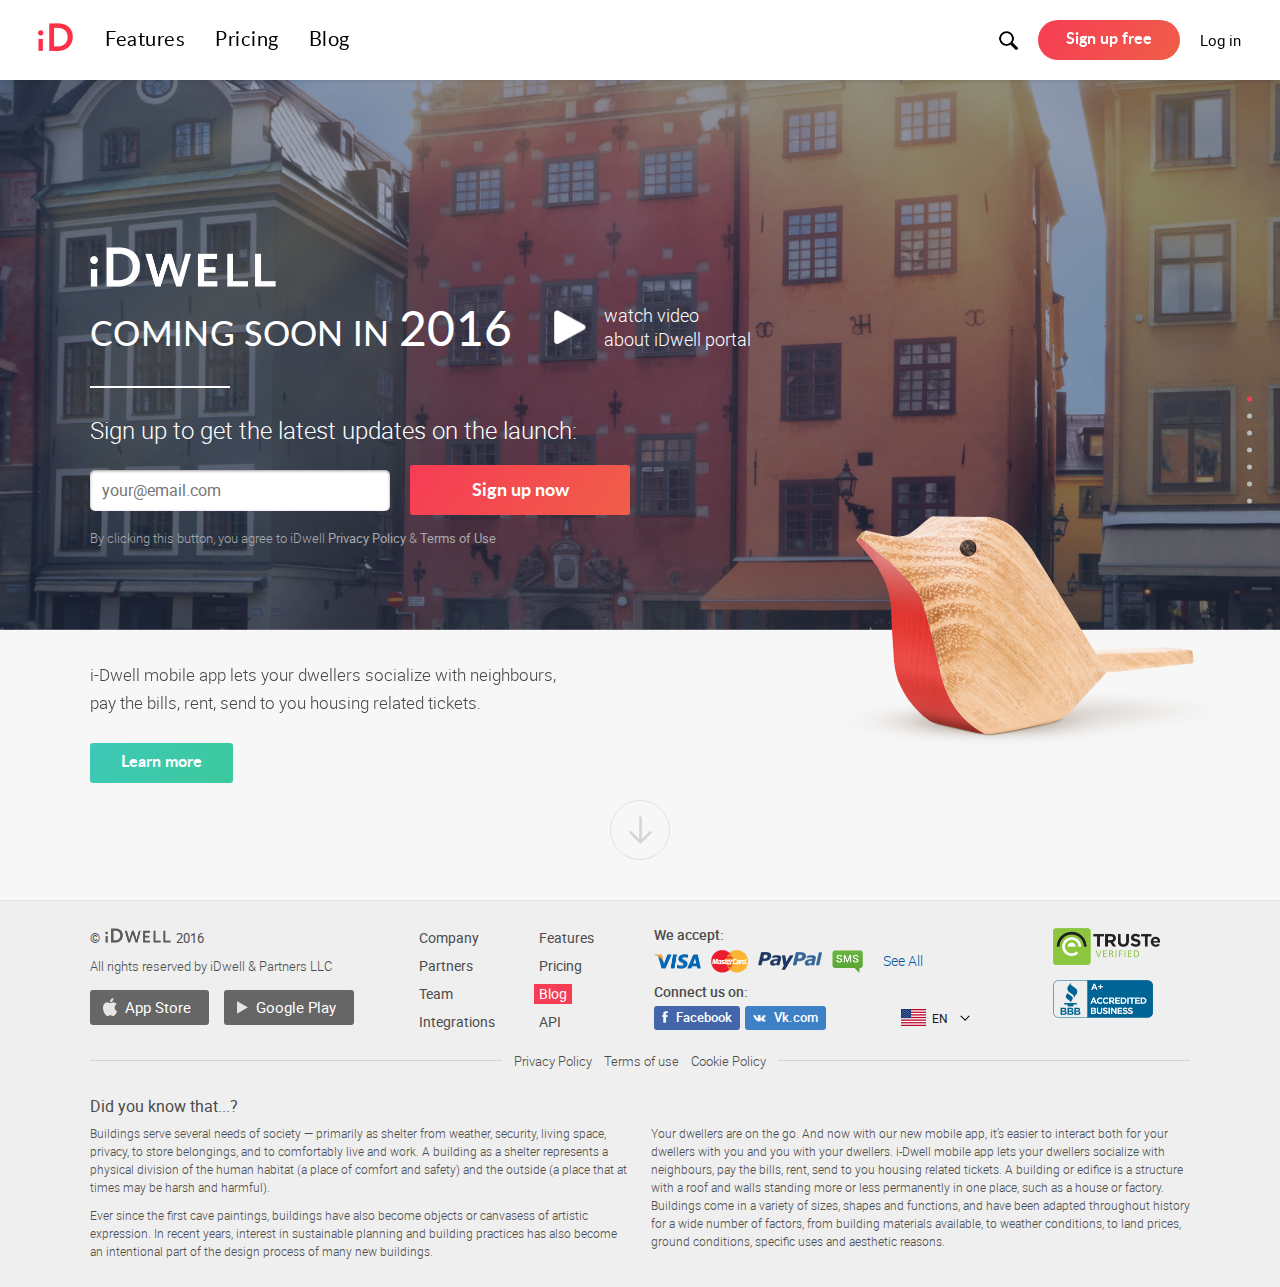
<file: index.html>
<!DOCTYPE html>
<html lang="en">
	<head>
		<meta charset="utf-8">
		<meta name="viewport" content="width=device-width, initial-scale=1.0, user-scalable=no">
		<meta name="format-detection" content="telephone=no">
		<title>iDwell</title>
		<link href="template_styles.css" rel="stylesheet">
		<script src="js/jquery-1.12.4.min.js"></script>
		<script src="js/scripts.min.js"></script>
	</head>
	<body>
		<div class="site_wrap">
			<header class="site_header">
				<div class="site_header_helper"></div>
				<div class="site_header_content">
					<div class="b_center">
						<div class="b_table">
							<div class="b_table__cell">

								<!--LOGO-->
								<div class="logo_wrap"><a href="/index.html" class="logo"></a></div>
								<!--end LOGO-->

							</div>
							<div class="b_table__cell" style="width: 100%;">
								<div class="site_header_left">
									<div class="b_table">
										<div class="b_table__cell">

											<!--TOP MENU-->
											<nav class="top_menu_wrap">
												<div class="top_menu_main">
													<ul class="top_menu_list">
														<li class="tml__item"><a href="_features.html" class="tml__link">Features</a></li>
														<li class="tml__item"><a href="_prising.html" class="tml__link">Pricing</a></li>
														<li class="tml__item"><a href="blog.html" class="tml__link">Blog</a></li>
													</ul>
												</div>
												<div class="top_menu_modal">
													<div class="tmm__close"></div>
												</div>
												<div class="top_menu_button"></div>
											</nav>
											<!--end TOP MENU-->

										</div>
									</div>
								</div>
								<div class="site_header_right">
									<div class="b_table">
										<div class="b_table__cell">

											<!--QUICK SEARCH BUTTON-->
											<div class="quick_search_button"></div>
											<!--end QUICK SEARCH BUTTON-->

											<!--AUTH-->
											<div class="auth_wrap">
												<a href="/_reg.html" class="btn_01">Sign up<span class="auth__hide"> free</span></a>
												<a href="/_login.html" class="auth__text">Log in</a>
											</div>
											<!--end AUTH-->

										</div>
									</div>
								</div>
								<div class="clear_both"></div>

								<!--QUICK SEARCH FORM-->
								<form class="quick_search" action="#" method="post">
									<div class="quick_search_field"><input type="text" value="" name="quick_search" placeholder="Search" autocomplete="off"></div>
									<div class="quick_search_close"></div>
								</form>
								<!--end QUICK SEARCH FORM-->

							</div>
						</div>
					</div>
				</div>
			</header>
			<main class="site_workarea">

				<!--INDEX-->
				<div class="index_wrap">
					<div class="swiper-container index_slider">
						<div class="swiper-wrapper swiper-wrapper-index">

							<!--section 1-->
							<div class="swiper-slide swiper-slide-index">
								<div class="index_section index_section_01">
									<div class="is_01__bg">
										<a href="#" class="is_01__play_small" target="_blank">watch video</a>
										<div class="is_01__bg_abs">
											<div class="is_01__bg_helper">
												<div class="is_01__logo"><img src="img/ico_logo_01a.png" alt=""></div>
												<div class="is_01__coming">
													Coming soon in <span class="is_01__c__big">2016</span>
													<a href="#" class="is_01__play" target="_blank">watch video<br>about iDwell portal</a>
												</div>
												<div class="is_01__line"></div>
												<div class="is_01__form_text">Sign up to get the latest updates on the launch:</div>
												<form class="def_form js_validate" action="#" method="post">
													<div class="def_form_line js_place_error">
														<div class="def_form_field def_form_field--inside"><input type="email" value="" name="signup_email" placeholder="your@email.com" autocomplete="off" data-rule-required="true"></div>
														<button class="btn_02" type="submit">Sign up now</button>
													</div>
												</form>
												<div class="is_01__policy">By clicking this button, you agree to iDwell <a href="#" target="_blank">Privacy Policy</a> & <a href="#" target="_blank">Terms of Use</a></div>
											</div>
										</div>
										<div class="is_01__animal"><img src="img/animal_03.png" alt=""></div>
									</div>
									<div class="is_01__bottom_helper">
										<div class="is_01__bottom_text">i-Dwell mobile app lets your dwellers socialize with neighbours,<br>pay the bills, rent, send to you housing related tickets.</div>
										<div class="btn_helper">
											<a href="#" class="btn_02 btn_02--small2 btn_02--green">Learn more</a>
										</div>
									</div>
									<div class="is_01__bottom_arrow"></div>
								</div>
							</div>
							<!--END section 1-->

							<!--section 2-->
							<div class="swiper-slide swiper-slide-index">
								<div class="index_section index_section_02">
									<div class="is_02__helper">
										<div class="b_table">
											<div class="b_table__cell" style="width: 100%;">
												<div class="is_02__info">
													<div class="is_02__logo"><img src="img/index_section_02_logo.png" alt=""></div>
													<div class="is_02__title">iDwell is a resident portal for property management companies</div>
													<p>Your dwellers are on the go. And now with our new mobile app, it’s easier to interact both for your dwellers with you and you with your dwellers.</p>
													<p>i-Dwell mobile app lets your dwellers socialize with neighbours, pay the bills, rent, send to you housing related tickets.</p>
													<div class="is_02__verif_wrap">
														<div class="is_02__v_item"><img src="img/verif_01_gray.png" alt=""></div>
														<div class="is_02__v_item"><img src="img/verif_02_gray.png" alt=""></div>
													</div>
													<div class="btn_helper">
														<a href="#" class="btn_02 btn_02--small2 btn_02--green">Learn more</a>
													</div>
												</div>
											</div>
											<div class="b_table__cell">
												<div class="is_02__right">
													<div class="b_white_block b_white_block--shadow">
														<form class="def_form js_validate" action="#" method="post">
															<div class="is_02__form_header">Start your new business<br>in <span>30</span> seconds:</div>
															<div class="def_form_line">
																<div class="def_form_title">Name</div>
																<div class="def_form_field def_form_field--inside"><input type="text" value="" name="start_now_name" placeholder="Name" autocomplete="off" data-rule-required="true"></div>
															</div>
															<div class="def_form_line">
																<div class="def_form_title">E-Mail</div>
																<div class="def_form_field def_form_field--inside"><input type="email" value="" name="start_now_email" placeholder="your@e-mail.com" autocomplete="off" data-rule-required="true"></div>
															</div>
															<div class="def_form_line">
																<div class="def_form_title">Company</div>
																<div class="def_form_field def_form_field--inside"><input type="text" value="" name="start_now_company" placeholder="Company" autocomplete="off"></div>
															</div>
															<div class="def_form_line">
																<div class="btn_helper btn_helper--fullwidth">
																	<button class="btn_02" type="submit">Try iDwell for free</button>
																</div>
															</div>
															<div class="is_02__policy">By clicking this button, you agree to iDwell<br><a href="#" target="_blank">Privacy Policy</a> & <a href="#" target="_blank">Terms of Use</a>.</div>
														</form>
													</div>
													<div class="is_02__verif_wrap">
														<div class="is_02__v_item"><img src="img/verif_01_gray.png" alt=""></div>
														<div class="is_02__v_item"><img src="img/verif_02_gray.png" alt=""></div>
													</div>
												</div>
											</div>
										</div>
									</div>
								</div>
							</div>
							<!--END section 2-->

							<!--section 3-->
							<div class="swiper-slide swiper-slide-index">
								<div class="index_section index_section_03">
									<div class="is_03__helper">
										<div class="b_table">
											<div class="b_table__cell">
												<div class="is_03__list">
													<div class="is_03__notebook"><img src="img/index_section_03_notebook.jpg" alt=""></div>

													<div class="is_03__item">
														<div class="is_03__item_ico"><img src="img/ico_wallet_01a.png" alt=""></div>
														<div class="is_03__item_title">Get Payments <br>online and on time</div>
														<div class="is_03__item_text">Provide your dwellers with convenient online and mobile payment.</div>
													</div>

													<div class="is_03__item">
														<div class="is_03__item_ico"><img src="img/ico_ok_01a.png" alt=""></div>
														<div class="is_03__item_title">Maintenance requests <br>via mobile app and messengers.</div>
														<div class="is_03__item_text">Your dwellers create requests via website, mobile app or a messenger.</div>
													</div>

													<div class="is_03__item">
														<div class="is_03__item_ico"><img src="img/ico_social_network.png" alt=""></div>
														<div class="is_03__item_title">Engage your dwellers <br>into online community</div>
														<div class="is_03__item_text">Let your dwellers socialize, discuss and share important information.</div>
													</div>

												</div>
												<div class="btn_helper">
													<a href="#" class="btn_02 btn_02--small2 btn_02--green">Learn more</a>
												</div>
											</div>
										</div>
									</div>
								</div>
							</div>
							<!--END section 3-->

							<!--section 4-->
							<div class="swiper-slide swiper-slide-index">
								<div class="index_section index_section_04">
									<div class="is_04__helper">
										<div class="b_table">
											<div class="b_table__cell">
												<div class="is_04__info">
													<div class="is_04__pic_big"><img src="img/index_section_04_big.jpg" alt=""></div>
													<div class="is_04__title">Mobile client</div>
													<div class="is_04__pic_small"></div>
													<div class="is_04__text">
														<p>Your dwellers are on the go. And now with our new mobile app, it’s easier to interact both for your dwellers with you and you with your dwellers.</p>
														<p class="is_04__t_hide">i-Dwell mobile app lets your dwellers socialize with neighbours, pay the bills, rent, send to you housing related tickets.</p>
													</div>
													<div class="is_04__download">
														<div class="is_04__download_title">Download now from:</div>
														<div class="is_04__download_helper">
															<a href="#" class="is_04__download_item is_04__di_apple" target="_blank">App Store</a>
															<a href="#" class="is_04__download_item is_04__di_android" target="_blank">Google Play</a>
														</div>
													</div>
												</div>
											</div>
										</div>
									</div>
								</div>
							</div>
							<!--END section 4-->

							<!--section 5-->
							<div class="swiper-slide swiper-slide-index">
								<div class="index_section index_section_05">
									<div class="b_table">
										<div class="b_table__cell">

											<div class="prising_wrap">
												<div class="plan_select_main_title">Choose your perfect plan</div>
												<div class="plan_select_main_text">How many dwellers in your building?</div>

												<!--plan select-->
												<div class="slider_picker plan_select_pin"></div>

												<div class="plan_select_wrap">
													<div class="swiper-pagination swiper-pagination-plan"></div>
													<div class="swiper-container plan_select_slider">
														<div class="swiper-wrapper">

															<div class="swiper-slide" data-plan-count="1001">
																<div class="plan_select_item_wrap">
																	<div class="plan_select_bg"></div>
																	<div class="plan_select_pic plan_select_pic--01"></div>
																	<div class="plan_select_recommended"><img src="img/prising_recommended.png" alt=""></div>
																	<div class="plan_select_info">
																		<div class="plan_select_item_title">Starting kit</div>
																		<div class="plan_select_list_title">Free acess to basic functions</div>
																		<ul class="plan_select_list">
																			<li class="psl__item">Dweller social network</li>
																			<li class="psl__item">Internal and external messaging</li>
																			<li class="psl__item">Property system integration</li>
																		</ul>
																		<div class="plan_select_cost_month">free forever</div>
																		<div class="plan_select_cost_pers">&nbsp;</div>
																		<div class="btn_helper">
																			<a href="#" class="btn_02 btn_02--green">Choose Plan</a>
																			<div class="plan_select_more">or <a href="#" target="_blank">Learn more</a></div>
																		</div>
																	</div>
																</div>
															</div>

															<div class="swiper-slide" data-plan-count="2001">
																<div class="plan_select_item_wrap">
																	<div class="plan_select_bg"></div>
																	<div class="plan_select_pic plan_select_pic--02"></div>
																	<div class="plan_select_recommended"><img src="img/prising_recommended.png" alt=""></div>
																	<div class="plan_select_info">
																		<div class="plan_select_item_title">Enterprise</div>
																		<div class="plan_select_list_title">Starting kit +</div>
																		<ul class="plan_select_list">
																			<li class="psl__item">Tickets and complaints</li>
																			<li class="psl__item">Billing and payment</li>
																			<li class="psl__item">Mobile application</li>
																			<li class="psl__item">API</li>
																		</ul>
																		<div class="plan_select_cost_month">from <b>$35</b> / month</div>
																		<div class="plan_select_cost_pers">15¢ for 1 dweller</div>
																		<div class="btn_helper">
																			<a href="#" class="btn_02 btn_02--green">Choose Plan</a>
																			<div class="plan_select_more">or <a href="#" target="_blank">Learn more</a></div>
																		</div>
																	</div>
																</div>
															</div>

															<div class="swiper-slide" data-plan-count="3001">
																<div class="plan_select_item_wrap">
																	<div class="plan_select_bg"></div>
																	<div class="plan_select_pic plan_select_pic--03"></div>
																	<div class="plan_select_recommended"><img src="img/prising_recommended.png" alt=""></div>
																	<div class="plan_select_info">
																		<div class="plan_select_item_title">Professional</div>
																		<div class="plan_select_list_title">Enterprise +</div>
																		<ul class="plan_select_list">
																			<li class="psl__item">Easy Export & Import</li>
																			<li class="psl__item">Interface customization</li>
																			<li class="psl__item">Integration with Google maps</li>
																			<li class="psl__item">Security</li>
																			<li class="psl__item">Smart address</li>
																		</ul>
																		<div class="plan_select_cost_month">from <b>$135</b> / month</div>
																		<div class="plan_select_cost_pers">9¢ for 1 dweller</div>
																		<div class="btn_helper">
																			<a href="#" class="btn_02 btn_02--green">Choose Plan</a>
																			<div class="plan_select_more">or <a href="#" target="_blank">Learn more</a></div>
																		</div>
																	</div>
																</div>
															</div>

															<div class="swiper-slide" data-plan-count="4001">
																<div class="plan_select_item_wrap">
																	<div class="plan_select_bg"></div>
																	<div class="plan_select_pic plan_select_pic--01"></div>
																	<div class="plan_select_recommended"><img src="img/prising_recommended.png" alt=""></div>
																	<div class="plan_select_info">
																		<div class="plan_select_item_title">Starting kit</div>
																		<div class="plan_select_list_title">Free acess to basic functions</div>
																		<ul class="plan_select_list">
																			<li class="psl__item">Dweller social network</li>
																			<li class="psl__item">Internal and external messaging</li>
																			<li class="psl__item">Property system integration</li>
																		</ul>
																		<div class="plan_select_cost_month">free forever</div>
																		<div class="plan_select_cost_pers">&nbsp;</div>
																		<div class="btn_helper">
																			<a href="#" class="btn_02 btn_02--green">Choose Plan</a>
																			<div class="plan_select_more">or <a href="#" target="_blank">Learn more</a></div>
																		</div>
																	</div>
																</div>
															</div>

															<div class="swiper-slide" data-plan-count="5001">
																<div class="plan_select_item_wrap">
																	<div class="plan_select_bg"></div>
																	<div class="plan_select_pic plan_select_pic--02"></div>
																	<div class="plan_select_recommended"><img src="img/prising_recommended.png" alt=""></div>
																	<div class="plan_select_info">
																		<div class="plan_select_item_title">Enterprise</div>
																		<div class="plan_select_list_title">Starting kit +</div>
																		<ul class="plan_select_list">
																			<li class="psl__item">Tickets and complaints</li>
																			<li class="psl__item">Billing and payment</li>
																			<li class="psl__item">Mobile application</li>
																			<li class="psl__item">API</li>
																		</ul>
																		<div class="plan_select_cost_month">from <b>$35</b> / month</div>
																		<div class="plan_select_cost_pers">15¢ for 1 dweller</div>
																		<div class="btn_helper">
																			<a href="#" class="btn_02 btn_02--green">Choose Plan</a>
																			<div class="plan_select_more">or <a href="#" target="_blank">Learn more</a></div>
																		</div>
																	</div>
																</div>
															</div>

														</div>
													</div>
												</div>
												<script>
													$('.plan_select_pin').noUiSlider({
														behaviour : 'drag',
														start     : [10],
														step      : 10,
														range     : {
															'min': 10,
															'max': 6000
														},
														format    : wNumb({ decimals: 0 })
													});

													$('.slider_picker').Link('lower').to('-inline-');
												</script>
												<!--END plan select-->

											</div>

										</div>
									</div>
								</div>
							</div>
							<!--END section 5-->

							<!--section 6-->
							<div class="swiper-slide swiper-slide-index">
								<div class="index_section index_section_06">
									<div class="is_06__helper">
										<div class="b_table">
											<div class="b_table__cell">

												<!--testimonials slider-->
												<div class="testimonials_slider_wrap">
													<div class="testimonials_slider_title">Testimonials</div>
													<div class="testimonials_slider_helper">
														<div class="swiper-pagination swiper-pagination-testimonials"></div>
														<div class="testimonials_arrow_prev"></div>
														<div class="testimonials_arrow_next"></div>
														<div class="swiper-container testimonials_slider">
															<div class="swiper-wrapper">

																<div class="swiper-slide">
																	<div class="testimonials_item_helper">
																		<div class="testimonials_item_pers"><img src="img/_TEMP/testimonials_pers.jpg" alt=""></div>
																		<div class="testimonials_item_message">I used one of your major competitors systems for the last couple years. It was very complex — to the point of our not using many of the features we were paying...</div>
																		<div class="testimonials_item_name">Philipp Solomin</div>
																		<div class="testimonials_item_post">Creative Director, OKTÂEDER</div>
																	</div>
																</div>

																<div class="swiper-slide">
																	<div class="testimonials_item_helper">
																		<div class="testimonials_item_pers"><img src="img/_TEMP/testimonials_pers.jpg" alt=""></div>
																		<div class="testimonials_item_message">I used one of your major competitors systems for the last couple years. It was very complex — to the point of our not using many of the features we were paying...</div>
																		<div class="testimonials_item_name">Philipp Solomin</div>
																		<div class="testimonials_item_post">Creative Director, OKTÂEDER</div>
																	</div>
																</div>

																<div class="swiper-slide">
																	<div class="testimonials_item_helper">
																		<div class="testimonials_item_pers"><img src="img/_TEMP/testimonials_pers.jpg" alt=""></div>
																		<div class="testimonials_item_message">I used one of your major competitors systems for the last couple years. It was very complex — to the point of our not using many of the features we were paying...</div>
																		<div class="testimonials_item_name">Philipp Solomin</div>
																		<div class="testimonials_item_post">Creative Director, OKTÂEDER</div>
																	</div>
																</div>

															</div>
														</div>
													</div>
												</div>
												<!--END testimonials slider-->

												<!--partners slider-->
												<div class="partners_slider_wrap">
													<div class="partners_slider_title">Partners & Press</div>
													<div class="partners_slider_helper">
														<div class="swiper-container partners_slider">
															<div class="swiper-wrapper">

																<div class="swiper-slide">
																	<div class="partners_slider_logo">
																		<div class="b_table">
																			<div class="b_table__cell"><img src="img/partners_01.png" alt=""></div>
																		</div>
																	</div>
																	<div class="partners_slider_message">iDwell makes our lifes better and gives market a big growth potential...</div>
																</div>

																<div class="swiper-slide">
																	<div class="partners_slider_logo">
																		<div class="b_table">
																			<div class="b_table__cell"><img src="img/partners_02.png" style="height: 29px;" alt=""></div>
																		</div>
																	</div>
																	<div class="partners_slider_message">Banks see capital charges spiking on Basel market-risk rules</div>
																</div>

																<div class="swiper-slide">
																	<div class="partners_slider_logo">
																		<div class="b_table">
																			<div class="b_table__cell"><img src="img/partners_03.png" alt=""></div>
																		</div>
																	</div>
																	<div class="partners_slider_message">Questioning how standards are set and the implications for financial services.</div>
																</div>

															</div>
														</div>
													</div>
													<div class="swiper-pagination swiper-pagination-partners"></div>
													<div class="btn_helper btn_helper--center">
														<a href="#" class="btn_02 btn_02--small2 btn_02--green">Learn more</a>
													</div>
												</div>
												<!--END partners slider-->

											</div>
										</div>
									</div>
								</div>
							</div>
							<!--END section 6-->

							<!--section 7-->
							<div class="swiper-slide swiper-slide-index">
								<div class="index_section index_section_07">
									<div class="is_07__helper">
										<div class="b_table">
											<div class="b_table__cell">
												<div class="is_07__width">
													<div class="is_07__title">Try iDwell in action!</div>
													<div class="is_07__expir">30 days free on any <a href="#">tariff</a></div>
													<div class="b_white_block">
														<div class="is_07__animal"><img src="img/animal_04.png" alt=""></div>
														<form class="def_form js_validate" action="#" method="post">
															<div class="def_form_line">
																<div class="def_form_title">Name</div>
																<div class="def_form_field def_form_field--inside"><input type="text" value="" name="expir_name" placeholder="Name" autocomplete="off" data-rule-required="true"></div>
															</div>
															<div class="def_form_line">
																<div class="def_form_title">E-Mail</div>
																<div class="def_form_field def_form_field--inside"><input type="email" value="" name="expir_email" placeholder="your@e-mail.com" autocomplete="off" data-rule-required="true"></div>
															</div>
															<div class="def_form_line">
																<div class="def_form_title">Company</div>
																<div class="def_form_field def_form_field--inside"><input type="text" value="" name="expir_company" placeholder="Company" autocomplete="off"></div>
															</div>
															<div class="def_form_line">
																<div class="btn_helper btn_helper--fullwidth">
																	<button class="btn_02" type="submit">Get 30 days of free full access</button>
																</div>
															</div>
															<div class="is_07__policy">By clicking this button, you agree to iDwell<br><a href="#" target="_blank">Privacy Policy</a> & <a href="#" target="_blank">Terms of Use</a>.</div>
														</form>
													</div>
													<div class="b_white_block_bottom"></div>
												</div>
												<div class="is_07__checked"><b>2,4%</b> for each processing fee, paid directly to CloudPayments</div>
												<div class="is_07__checked"><b>0%</b> in case you charge this fee to a customer in the bill</div>
												<div class="is_07__checked">Your login will be automatically connected to iDwell account</div>
											</div>
										</div>
									</div>
								</div>
							</div>
							<!--END section 7-->

						</div>
						<div class="swiper-pagination swiper-pagination-index"></div>
					</div>
				</div>
				<!--end INDEX-->

			</main>
			<footer class="site_footer">
				<div class="b_center">
					<div class="site_footer_mainline">
						<div class="sfm__left sfm__left--01">
							<div class="sfm__left_helper">

								<!--COPYRIGHT-->
								<div class="copyright js_half_img_size">&copy;<img src="img/footer_logo.png" alt="">2016</div>
								<div class="copyright_rights">All rights reserved<span class="cr__full_text"> by iDwell & Partners LLC</span></div>
								<!--end COPYRIGHT-->

								<!--DOWNLOAD APP-->
								<div class="download_app">
									<a href="#" class="download_app_item" target="_blank">
										<div class="b_table b_table--auto_width">
											<div class="b_table__cell"><div class="i_sprite i_apple_01a"></div></div>
											<div class="b_table__cell"><span class="da__main_text">App Store</span><span class="da__short_text">iOS</span></div>
										</div>
									</a>
									<a href="#" class="download_app_item" target="_blank">
										<div class="b_table b_table--auto_width">
											<div class="b_table__cell"><div class="i_sprite i_android_01a"></div></div>
											<div class="b_table__cell"><span class="da__main_text">Google Play</span><span class="da__short_text">Android</span></div>
										</div>
									</a>
								</div>
								<!--end DOWNLOAD APP-->

							</div>
						</div>
						<div class="sfm__left sfm__left--02">

							<!--BOTTOM MENU-->
							<nav class="bottom_menu_wrap">
								<ul class="bottom_menu_list">
									<li class="bml__item"><a href="#" class="bml__link">Company</a></li>
									<li class="bml__item"><a href="#" class="bml__link">Partners</a></li>
									<li class="bml__item"><a href="#" class="bml__link">Team</a></li>
									<li class="bml__item"><a href="#" class="bml__link">Integrations</a></li>
									<li class="bml__item"><a href="#" class="bml__link">Features</a></li>
									<li class="bml__item"><a href="#" class="bml__link">Pricing</a></li>
									<li class="bml__item"><a href="#" class="bml__link bml__link--selected">Blog</a></li>
									<li class="bml__item"><a href="#" class="bml__link">API</a></li>
								</ul>
							</nav>
							<!--end BOTTOM MENU-->

						</div>
						<div class="sfm__left sfm__left--03">

							<!--WE ACCEPT-->
							<div class="we_accept_wrap">
								<div class="we_accept_anno">We accept:</div>
								<div class="we_accept_item js_half_img_size"><img src="img/ico_paytype_visa.png" alt=""></div>
								<div class="we_accept_item js_half_img_size"><img src="img/ico_paytype_mastercard.png" alt=""></div>
								<div class="we_accept_item js_half_img_size"><img src="img/ico_paytype_paypal.png" alt=""></div>
								<div class="we_accept_item js_half_img_size"><img src="img/ico_paytype_sms.png" alt=""></div>
								<a href="#" class="we_accept_all">See All</a>
							</div>
							<!--end WE ACCEPT-->

							<!--SOCIAL-->
							<div class="social_wrap">
								<div class="social_anno">Connect us on:</div>
								<a href="#" class="social_item social_item--facebook" target="_blank">
									<div class="b_table">
										<div class="b_table__cell"><div class="js_half_img_size"><img src="img/ico_social_facebook.png" alt=""></div></div>
										<div class="b_table__cell">Facebook</div>
									</div>
								</a>
								<a href="#" class="social_item social_item--vk" target="_blank">
									<div class="b_table">
										<div class="b_table__cell"><div class="js_half_img_size"><img src="img/ico_social_vk.png" alt=""></div></div>
										<div class="b_table__cell">Vk.com</div>
									</div>
								</a>

								<!--LANG SELECT-->
								<div class="lang_select_wrap">
									<div class="ls__button">
										<div class="b_table b_table--auto_width">
											<div class="b_table__cell"><div class="ls__pic"><img src="img/ico_lang_usa.png" alt=""></div></div>
											<div class="b_table__cell"><div class="ls__button_text">EN</div></div>
											<div class="b_table__cell"><div class="js_half_img_size"><img src="img/ico_down_01a.png" alt=""></div></div>
										</div>
									</div>
									<div class="ls__select_wrap">
										<div class="ls__select_item ls__select_item--selected">
											<div class="b_table b_table--auto_width">
												<div class="b_table__cell"><div class="ls__pic"><img src="img/ico_lang_usa.png" alt=""></div></div>
												<div class="b_table__cell"><div class="ls__button_text">EN</div></div>
											</div>
										</div>
										<a href="#" class="ls__select_item">
											<div class="b_table b_table--auto_width">
												<div class="b_table__cell"><div class="ls__pic"><img src="img/ico_lang_rus.png" alt=""></div></div>
												<div class="b_table__cell"><div class="ls__button_text">RU</div></div>
											</div>
										</a>
										<div class="ls__select_close">Close</div>
									</div>
								</div>
								<!--end LANG SELECT-->

							</div>
							<!--end SOCIAL-->

						</div>
						<div class="sfm__right">

							<!--VERIF-->
							<div class="verif_wrap">
								<div class="verif_item js_half_img_size"><img src="img/verif_01.png" alt=""></div>
								<div class="verif_item js_half_img_size"><img src="img/verif_02.png" alt=""></div>
							</div>
							<!--end VERIF-->

						</div>
						<div class="clear_both"></div>
					</div>

					<!--POLICY-->
					<div class="policy_wrap">
						<div class="policy_helper">
							<a href="#" class="policy_link" target="_blank">Privacy Policy</a>
							<a href="#" class="policy_link" target="_blank">Terms of use</a>
							<a href="#" class="policy_link" target="_blank">Cookie Policy</a>
						</div>
					</div>
					<!--end POLICY-->

					<div class="lang_select_clone"></div>

					<!--FOOTER TEXT-->
					<div class="footer_text_wrap">
						<div class="ft__anno">Did you know that...?</div>
						<div class="ft__left">
							<p>Buildings serve several needs of society&nbsp;&mdash; primarily as shelter from weather, security, living space, privacy, to store belongings, and to comfortably live and work. A building as a shelter represents a physical division of the human habitat (a place of comfort and safety) and the outside (a place that at times may be harsh and harmful).</p>
							<div class="footer_text_hide_title"><span class="fthb__button">Learn more</span></div>
							<p class="footer_text_hide">Ever since the first cave paintings, buildings have also become objects or canvasess of artistic expression. In recent years, interest in sustainable planning and building practices has also become an intentional part of the design process of many new buildings.</p>
						</div>
						<div class="ft__right">
							<p class="footer_text_hide">Your dwellers are on the go. And now with our new mobile app, it’s easier to interact both for your dwellers with you and you with your dwellers. i-Dwell mobile app lets your dwellers socialize with neighbours, pay the bills, rent, send to you housing related tickets. A building or edifice is a structure with a roof and walls standing more or less permanently in one place, such as a house or factory. Buildings come in a variety of sizes, shapes and functions, and have been adapted throughout history for a wide number of factors, from building materials available, to weather conditions, to land prices, ground conditions, specific uses and aesthetic reasons.</p>
						</div>
					</div>
					<!--end FOOTER TEXT-->

				</div>
			</footer>
		</div>
	</body>
</html>
</file>
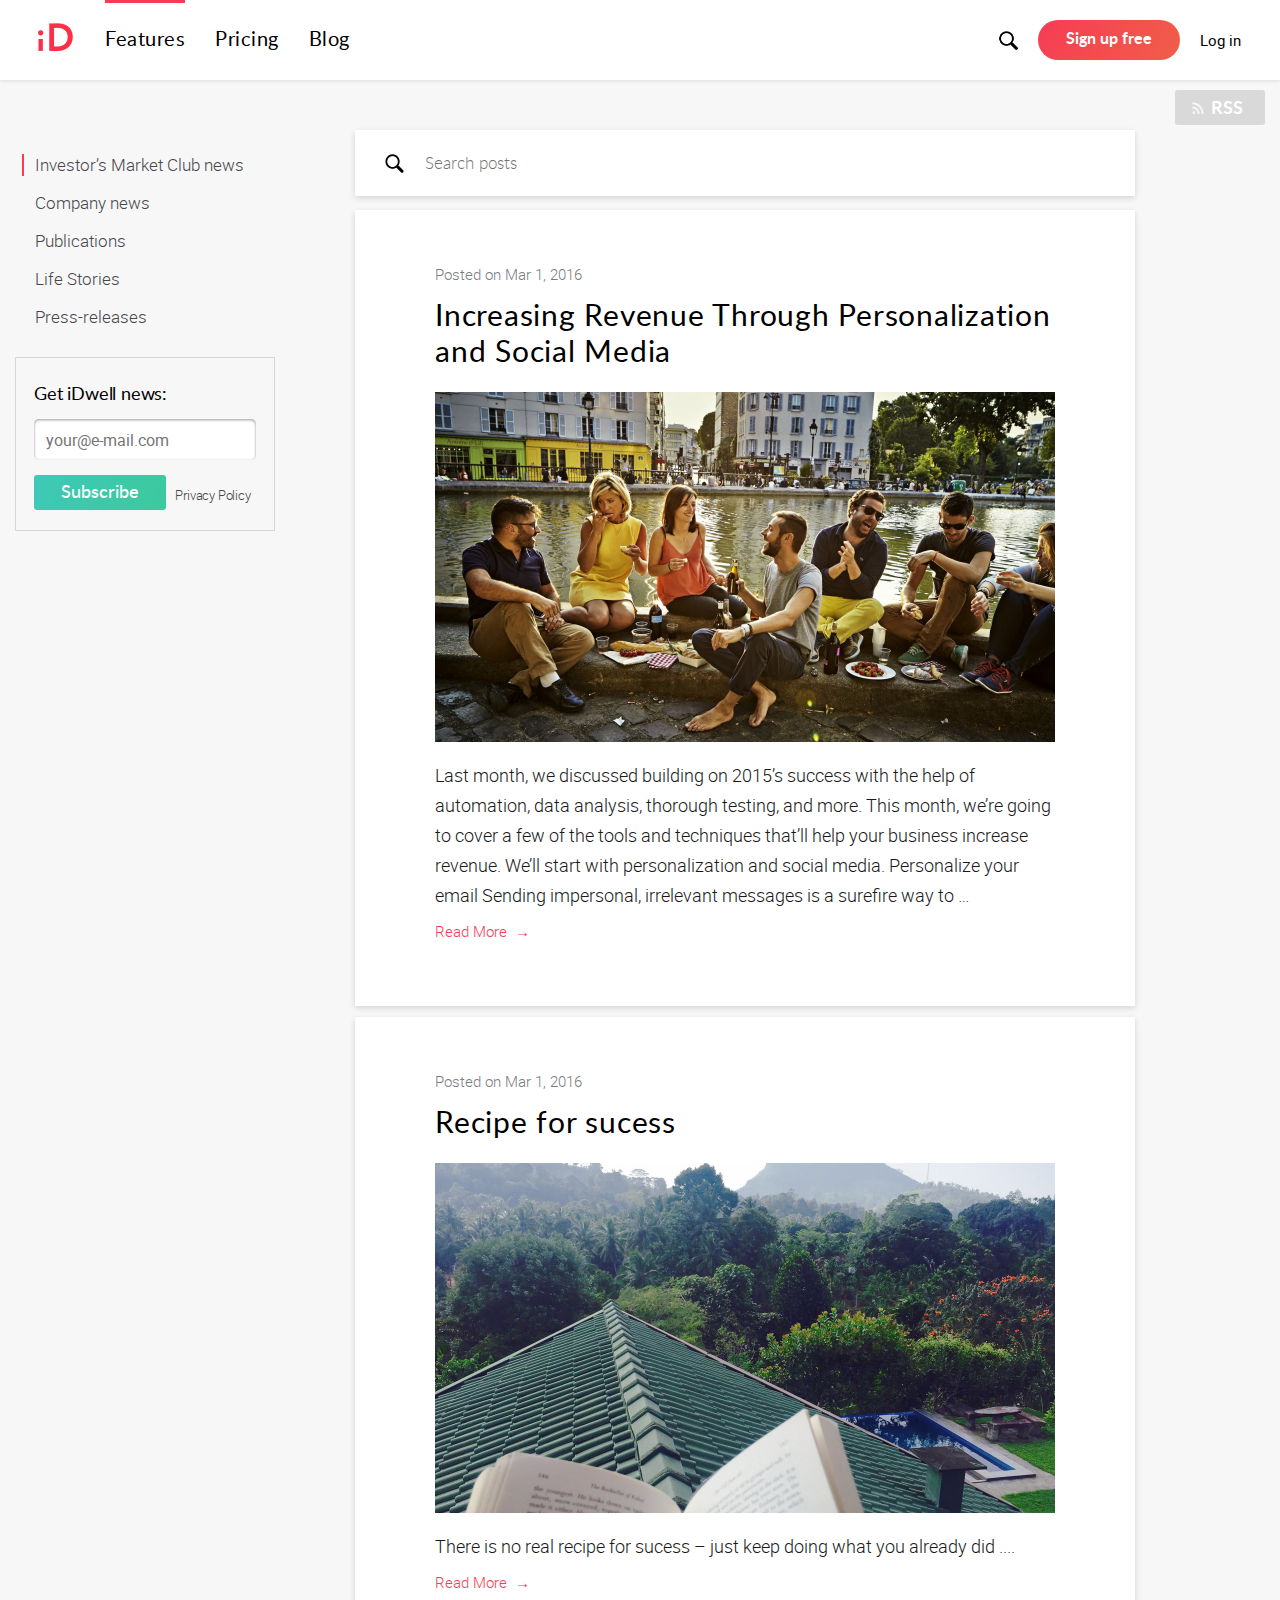
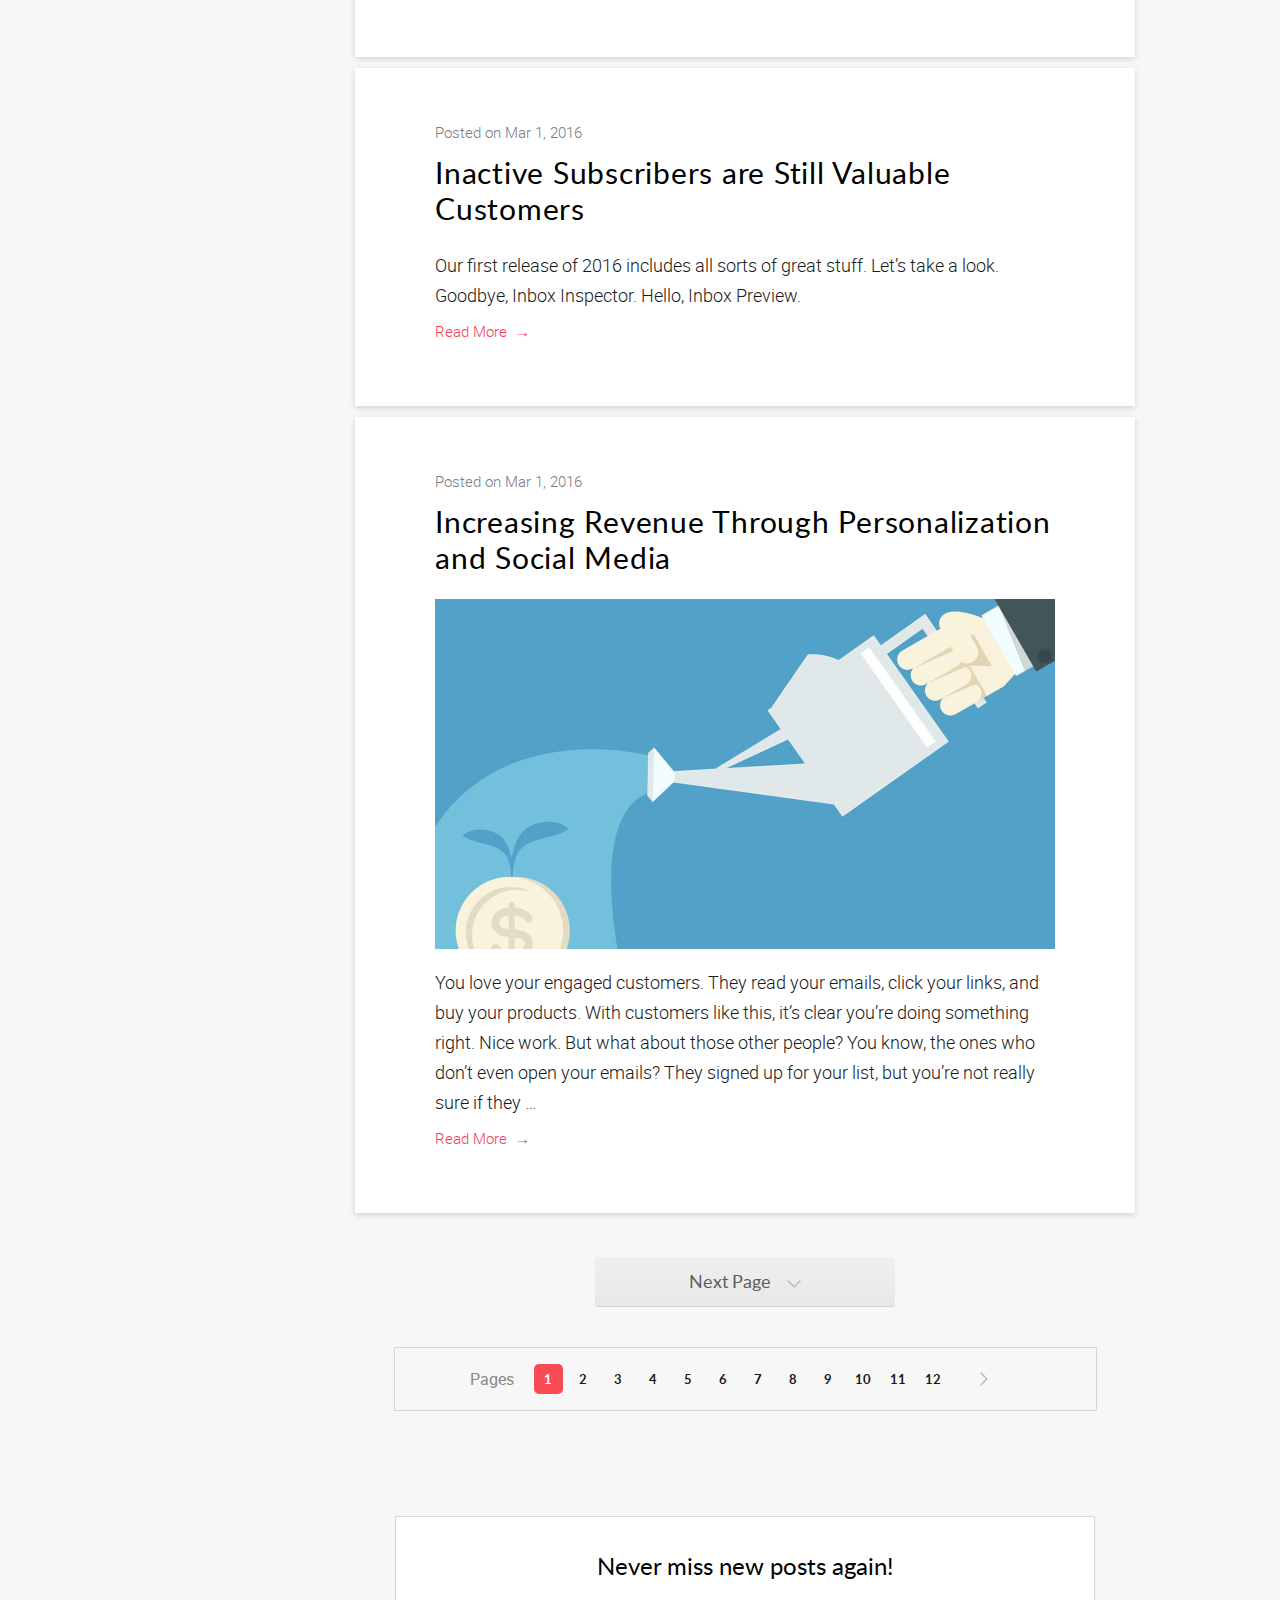
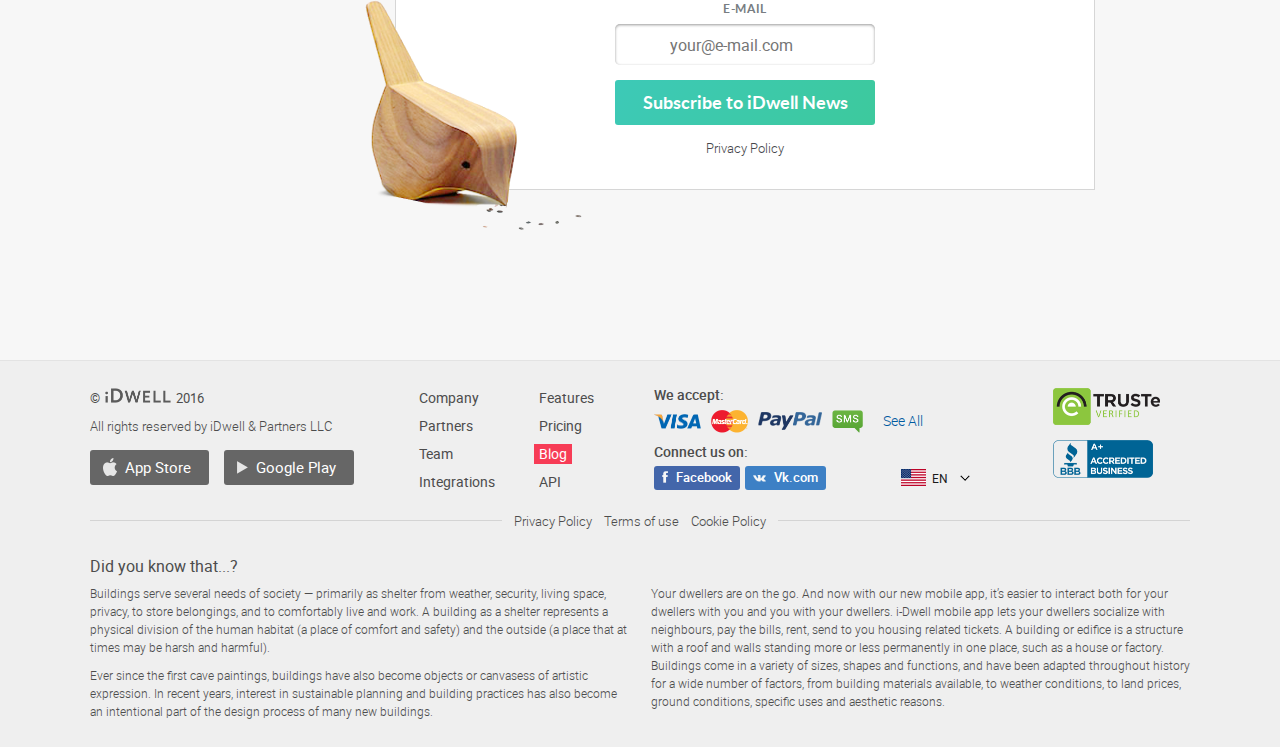
<file: _blog.html>
<!DOCTYPE html>
<html lang="en">
	<head>
		<meta charset="utf-8">
		<meta name="viewport" content="width=device-width, initial-scale=1.0, user-scalable=no">
		<meta name="format-detection" content="telephone=no">
		<title>iDwell</title>
		<link href="template_styles.css" rel="stylesheet">
		<script src="js/jquery-1.12.4.min.js"></script>
		<script src="js/scripts.min.js"></script>
	</head>
	<body>
		<div class="site_wrap">
			<header class="site_header">
				<div class="site_header_helper"></div>
				<div class="site_header_content">
					<div class="b_center">
						<div class="b_table">
							<div class="b_table__cell">

								<!--LOGO-->
								<div class="logo_wrap"><a href="#" class="logo"></a></div>
								<!--end LOGO-->

							</div>
							<div class="b_table__cell" style="width: 100%;">
								<div class="site_header_left">
									<div class="b_table">
										<div class="b_table__cell">

											<!--TOP MENU-->
											<nav class="top_menu_wrap">
												<div class="top_menu_main">
													<ul class="top_menu_list">
														<li class="tml__item"><a href="#" class="tml__link tml__link--selected">Features</a></li>
														<li class="tml__item"><a href="#" class="tml__link">Pricing</a></li>
														<li class="tml__item"><a href="#" class="tml__link">Blog</a></li>
													</ul>
												</div>
												<div class="top_menu_modal">
													<div class="tmm__close"></div>
												</div>
												<div class="top_menu_button"></div>
											</nav>
											<!--end TOP MENU-->

										</div>
									</div>
								</div>
								<div class="site_header_right">
									<div class="b_table">
										<div class="b_table__cell">

											<!--QUICK SEARCH BUTTON-->
											<div class="quick_search_button"></div>
											<!--end QUICK SEARCH BUTTON-->

											<!--AUTH-->
											<div class="auth_wrap">
												<a href="#" class="btn_01">Sign up<span class="auth__hide"> free</span></a>
												<a href="#" class="auth__text">Log in</a>
											</div>
											<!--end AUTH-->

										</div>
									</div>
								</div>
								<div class="clear_both"></div>

								<!--QUICK SEARCH FORM-->
								<form class="quick_search" action="#" method="post">
									<div class="quick_search_field"><input type="text" value="" name="quick_search" placeholder="Search" autocomplete="off"></div>
									<div class="quick_search_close"></div>
								</form>
								<!--end QUICK SEARCH FORM-->

							</div>
						</div>
					</div>

				</div>
			</header>
			<main class="site_workarea">

				<!--BLOG-->
				<div class="blog_wrap">
					<a href="#" class="blog_rss">rss</a>
					<div class="b_aside_wrap">
						<div class="b_center">
							<div class="b_table b_table--align_top">
								<div class="b_table__cell">
									<div class="b_aside_left">

										<!--left menu-->
										<div class="left_menu_wrap">
											<div class="left_menu_item"><a href="#" class="left_menu_link left_menu_link--selected">Investor’s Market Club news</a></div>
											<div class="left_menu_item"><a href="#" class="left_menu_link">Company news</a></div>
											<div class="left_menu_item"><a href="#" class="left_menu_link">Publications</a></div>
											<div class="left_menu_item"><a href="#" class="left_menu_link">Life Stories</a></div>
											<div class="left_menu_item"><a href="#" class="left_menu_link">Press-releases</a></div>
										</div>
										<!--END left menu-->

										<div class="b_subscribe_now">
											<div class="bsn__text">Get iDwell news:</div>
											<form class="def_form js_validate" action="#" method="post">
												<div class="def_form_line">
													<div class="def_form_field def_form_field--inside"><input type="email" value="" name="subscribe_now_email" placeholder="your@e-mail.com" autocomplete="off" data-rule-required="true"></div>
												</div>
												<div class="b_table">
													<div class="b_table__cell">
														<div class="btn_helper">
															<button class="btn_02 btn_02--small btn_02--green" type="submit">Subscribe</button>
														</div>
													</div>
													<div class="b_table__cell"><a href="#" class="bsn__policy" target="_blank">Privacy Policy</a></div>
												</div>
											</form>
										</div>
									</div>
								</div>
								<div class="b_table__cell" style="width: 100%;">
									<div class="blog_content_wrap">

										<div class="quick_search_content_wrap">
											<form class="quick_search_content" action="#" method="post">
												<div class="quick_search_content_field"><input type="text" value="" name="quick_search_content" placeholder="Search posts" autocomplete="off"></div>
											</form>
										</div>

										<div class="blog_item_list">
											<a href="#" class="blog_item">
												<div class="blog_date">Posted on Mar 1, 2016</div>
												<div class="blog_item_title"><h2>Increasing Revenue Through Personalization and Social Media</h2></div>
												<div class="blog_item_pic"><img src="img/_TEMP/blog_01.jpg" alt=""></div>
												<div class="blog_item_preview">Last month, we discussed building on 2015’s success with the help of automation, data analysis, thorough testing, and more. This month, we’re going to cover a few of the tools and techniques that’ll help your business increase revenue. We’ll start with personalization and social media. Personalize your email Sending impersonal, irrelevant messages is a surefire way to …</div>
												<div class="blog_item_readmore">Read More&nbsp;&nbsp;&rarr;</div>
											</a>
											<a href="#" class="blog_item">
												<div class="blog_date">Posted on Mar 1, 2016</div>
												<div class="blog_item_title"><h2>Recipe for sucess</h2></div>
												<div class="blog_item_pic"><img src="img/_TEMP/blog_02.jpg" alt=""></div>
												<div class="blog_item_preview">There is no real recipe for sucess – just keep doing what you already did ....</div>
												<div class="blog_item_readmore">Read More&nbsp;&nbsp;&rarr;</div>
											</a>
											<a href="#" class="blog_item">
												<div class="blog_date">Posted on Mar 1, 2016</div>
												<div class="blog_item_title"><h2>Inactive Subscribers are Still Valuable Customers</h2></div>
												<div class="blog_item_preview">Our first release of 2016 includes all sorts of great stuff. Let’s take a look. Goodbye, Inbox Inspector. Hello, Inbox Preview. </div>
												<div class="blog_item_readmore">Read More&nbsp;&nbsp;&rarr;</div>
											</a>
											<a href="#" class="blog_item">
												<div class="blog_date">Posted on Mar 1, 2016</div>
												<div class="blog_item_title"><h2>Increasing Revenue Through Personalization and Social Media</h2></div>
												<div class="blog_item_pic"><img src="img/_TEMP/blog_03.jpg" alt=""></div>
												<div class="blog_item_preview">You love your engaged customers. They read your emails, click your links, and buy your products. With customers like this, it’s clear you’re doing something right. Nice work. But what about those other people? You know, the ones who don’t even open your emails? They signed up for your list, but you’re not really sure if they …</div>
												<div class="blog_item_readmore">Read More&nbsp;&nbsp;&rarr;</div>
											</a>
										</div>

										<div class="btn_helper btn_helper--center blog_nextpage">
											<div class="btn_04 btn_04--ico_down">Next Page</div>
										</div>

										<div class="page_navi_wrap">
											<div class="page_navi_helper">
												<div class="page_navi_title">Pages</div>
												<div class="page_navi_list">
													<a href="#" class="page_navi_prev" title="Previous page" style="display: none;"></a>
													<div class="page_navi_item page_navi_item--selected">1</div>
													<a href="#" class="page_navi_item">2</a>
													<a href="#" class="page_navi_item">3</a>
													<a href="#" class="page_navi_item">4</a>
													<a href="#" class="page_navi_item">5</a>
													<a href="#" class="page_navi_item">6</a>
													<a href="#" class="page_navi_item">7</a>
													<a href="#" class="page_navi_item">8</a>
													<a href="#" class="page_navi_item">9</a>
													<a href="#" class="page_navi_item">10</a>
													<a href="#" class="page_navi_item">11</a>
													<a href="#" class="page_navi_item">12</a>
													<a href="#" class="page_navi_next" title="Next page"></a>
												</div>
											</div>
										</div>

										<div class="b_subscribe_content_wrap">
											<div class="b_subscribe_content">
												<div class="b_sc__title">Never miss new posts again!</div>
												<form class="def_form js_validate" action="#" method="post">
													<div class="def_form_line">
														<div class="def_form_title">E-Mail</div>
														<div class="def_form_field def_form_field--inside"><input type="email" value="" name="subscribe_content_email" placeholder="your@e-mail.com" autocomplete="off" data-rule-required="true"></div>
													</div>
													<div class="btn_helper">
														<button class="btn_02 btn_02--green" type="submit">Subscribe to iDwell News</button>
													</div>
													<a href="#" class="b_sc__policy" target="_blank">Privacy Policy</a>
												</form>
											</div>
										</div>

									</div>
								</div>
							</div>
						</div>
					</div>
				</div>
				<!--end BLOG-->

			</main>
			<footer class="site_footer">
				<div class="b_center">
					<div class="site_footer_mainline">
						<div class="sfm__left sfm__left--01">
							<div class="sfm__left_helper">

								<!--COPYRIGHT-->
								<div class="copyright js_half_img_size">&copy;<img src="img/footer_logo.png" alt="">2016</div>
								<div class="copyright_rights">All rights reserved<span class="cr__full_text"> by iDwell & Partners LLC</span></div>
								<!--end COPYRIGHT-->

								<!--DOWNLOAD APP-->
								<div class="download_app">
									<a href="#" class="download_app_item" target="_blank">
										<div class="b_table b_table--auto_width">
											<div class="b_table__cell"><div class="i_sprite i_apple_01a"></div></div>
											<div class="b_table__cell"><span class="da__main_text">App Store</span><span class="da__short_text">iOS</span></div>
										</div>
									</a>
									<a href="#" class="download_app_item" target="_blank">
										<div class="b_table b_table--auto_width">
											<div class="b_table__cell"><div class="i_sprite i_android_01a"></div></div>
											<div class="b_table__cell"><span class="da__main_text">Google Play</span><span class="da__short_text">Android</span></div>
										</div>
									</a>
								</div>
								<!--end DOWNLOAD APP-->

							</div>
						</div>
						<div class="sfm__left sfm__left--02">

							<!--BOTTOM MENU-->
							<nav class="bottom_menu_wrap">
								<ul class="bottom_menu_list">
									<li class="bml__item"><a href="#" class="bml__link">Company</a></li>
									<li class="bml__item"><a href="#" class="bml__link">Partners</a></li>
									<li class="bml__item"><a href="#" class="bml__link">Team</a></li>
									<li class="bml__item"><a href="#" class="bml__link">Integrations</a></li>
									<li class="bml__item"><a href="#" class="bml__link">Features</a></li>
									<li class="bml__item"><a href="#" class="bml__link">Pricing</a></li>
									<li class="bml__item"><a href="#" class="bml__link bml__link--selected">Blog</a></li>
									<li class="bml__item"><a href="#" class="bml__link">API</a></li>
								</ul>
							</nav>
							<!--end BOTTOM MENU-->

						</div>
						<div class="sfm__left sfm__left--03">

							<!--WE ACCEPT-->
							<div class="we_accept_wrap">
								<div class="we_accept_anno">We accept:</div>
								<div class="we_accept_item js_half_img_size"><img src="img/ico_paytype_visa.png" alt=""></div>
								<div class="we_accept_item js_half_img_size"><img src="img/ico_paytype_mastercard.png" alt=""></div>
								<div class="we_accept_item js_half_img_size"><img src="img/ico_paytype_paypal.png" alt=""></div>
								<div class="we_accept_item js_half_img_size"><img src="img/ico_paytype_sms.png" alt=""></div>
								<a href="#" class="we_accept_all">See All</a>
							</div>
							<!--end WE ACCEPT-->

							<!--SOCIAL-->
							<div class="social_wrap">
								<div class="social_anno">Connect us on:</div>
								<a href="#" class="social_item social_item--facebook" target="_blank">
									<div class="b_table">
										<div class="b_table__cell"><div class="js_half_img_size"><img src="img/ico_social_facebook.png" alt=""></div></div>
										<div class="b_table__cell">Facebook</div>
									</div>
								</a>
								<a href="#" class="social_item social_item--vk" target="_blank">
									<div class="b_table">
										<div class="b_table__cell"><div class="js_half_img_size"><img src="img/ico_social_vk.png" alt=""></div></div>
										<div class="b_table__cell">Vk.com</div>
									</div>
								</a>

								<!--LANG SELECT-->
								<div class="lang_select_wrap">
									<div class="ls__button">
										<div class="b_table b_table--auto_width">
											<div class="b_table__cell"><div class="ls__pic"><img src="img/ico_lang_usa.png" alt=""></div></div>
											<div class="b_table__cell"><div class="ls__button_text">EN</div></div>
											<div class="b_table__cell"><div class="js_half_img_size"><img src="img/ico_down_01a.png" alt=""></div></div>
										</div>
									</div>
									<div class="ls__select_wrap">
										<div class="ls__select_item ls__select_item--selected">
											<div class="b_table b_table--auto_width">
												<div class="b_table__cell"><div class="ls__pic"><img src="img/ico_lang_usa.png" alt=""></div></div>
												<div class="b_table__cell"><div class="ls__button_text">EN</div></div>
											</div>
										</div>
										<a href="#" class="ls__select_item">
											<div class="b_table b_table--auto_width">
												<div class="b_table__cell"><div class="ls__pic"><img src="img/ico_lang_rus.png" alt=""></div></div>
												<div class="b_table__cell"><div class="ls__button_text">RU</div></div>
											</div>
										</a>
										<div class="ls__select_close">Close</div>
									</div>
								</div>
								<!--end LANG SELECT-->

							</div>
							<!--end SOCIAL-->

						</div>
						<div class="sfm__right">

							<!--VERIF-->
							<div class="verif_wrap">
								<div class="verif_item js_half_img_size"><img src="img/verif_01.png" alt=""></div>
								<div class="verif_item js_half_img_size"><img src="img/verif_02.png" alt=""></div>
							</div>
							<!--end VERIF-->

						</div>
						<div class="clear_both"></div>
					</div>

					<!--POLICY-->
					<div class="policy_wrap">
						<div class="policy_helper">
							<a href="#" class="policy_link" target="_blank">Privacy Policy</a>
							<a href="#" class="policy_link" target="_blank">Terms of use</a>
							<a href="#" class="policy_link" target="_blank">Cookie Policy</a>
						</div>
					</div>
					<!--end POLICY-->

					<div class="lang_select_clone"></div>

					<!--FOOTER TEXT-->
					<div class="footer_text_wrap">
						<div class="ft__anno">Did you know that...?</div>
						<div class="ft__left">
							<p>Buildings serve several needs of society&nbsp;&mdash; primarily as shelter from weather, security, living space, privacy, to store belongings, and to comfortably live and work. A building as a shelter represents a physical division of the human habitat (a place of comfort and safety) and the outside (a place that at times may be harsh and harmful).</p>
							<div class="footer_text_hide_title"><span class="fthb__button">Learn more</span></div>
							<p class="footer_text_hide">Ever since the first cave paintings, buildings have also become objects or canvasess of artistic expression. In recent years, interest in sustainable planning and building practices has also become an intentional part of the design process of many new buildings.</p>
						</div>
						<div class="ft__right">
							<p class="footer_text_hide">Your dwellers are on the go. And now with our new mobile app, it’s easier to interact both for your dwellers with you and you with your dwellers. i-Dwell mobile app lets your dwellers socialize with neighbours, pay the bills, rent, send to you housing related tickets. A building or edifice is a structure with a roof and walls standing more or less permanently in one place, such as a house or factory. Buildings come in a variety of sizes, shapes and functions, and have been adapted throughout history for a wide number of factors, from building materials available, to weather conditions, to land prices, ground conditions, specific uses and aesthetic reasons.</p>
						</div>
					</div>
					<!--end FOOTER TEXT-->

				</div>
			</footer>
		</div>
	</body>
</html>
</file>
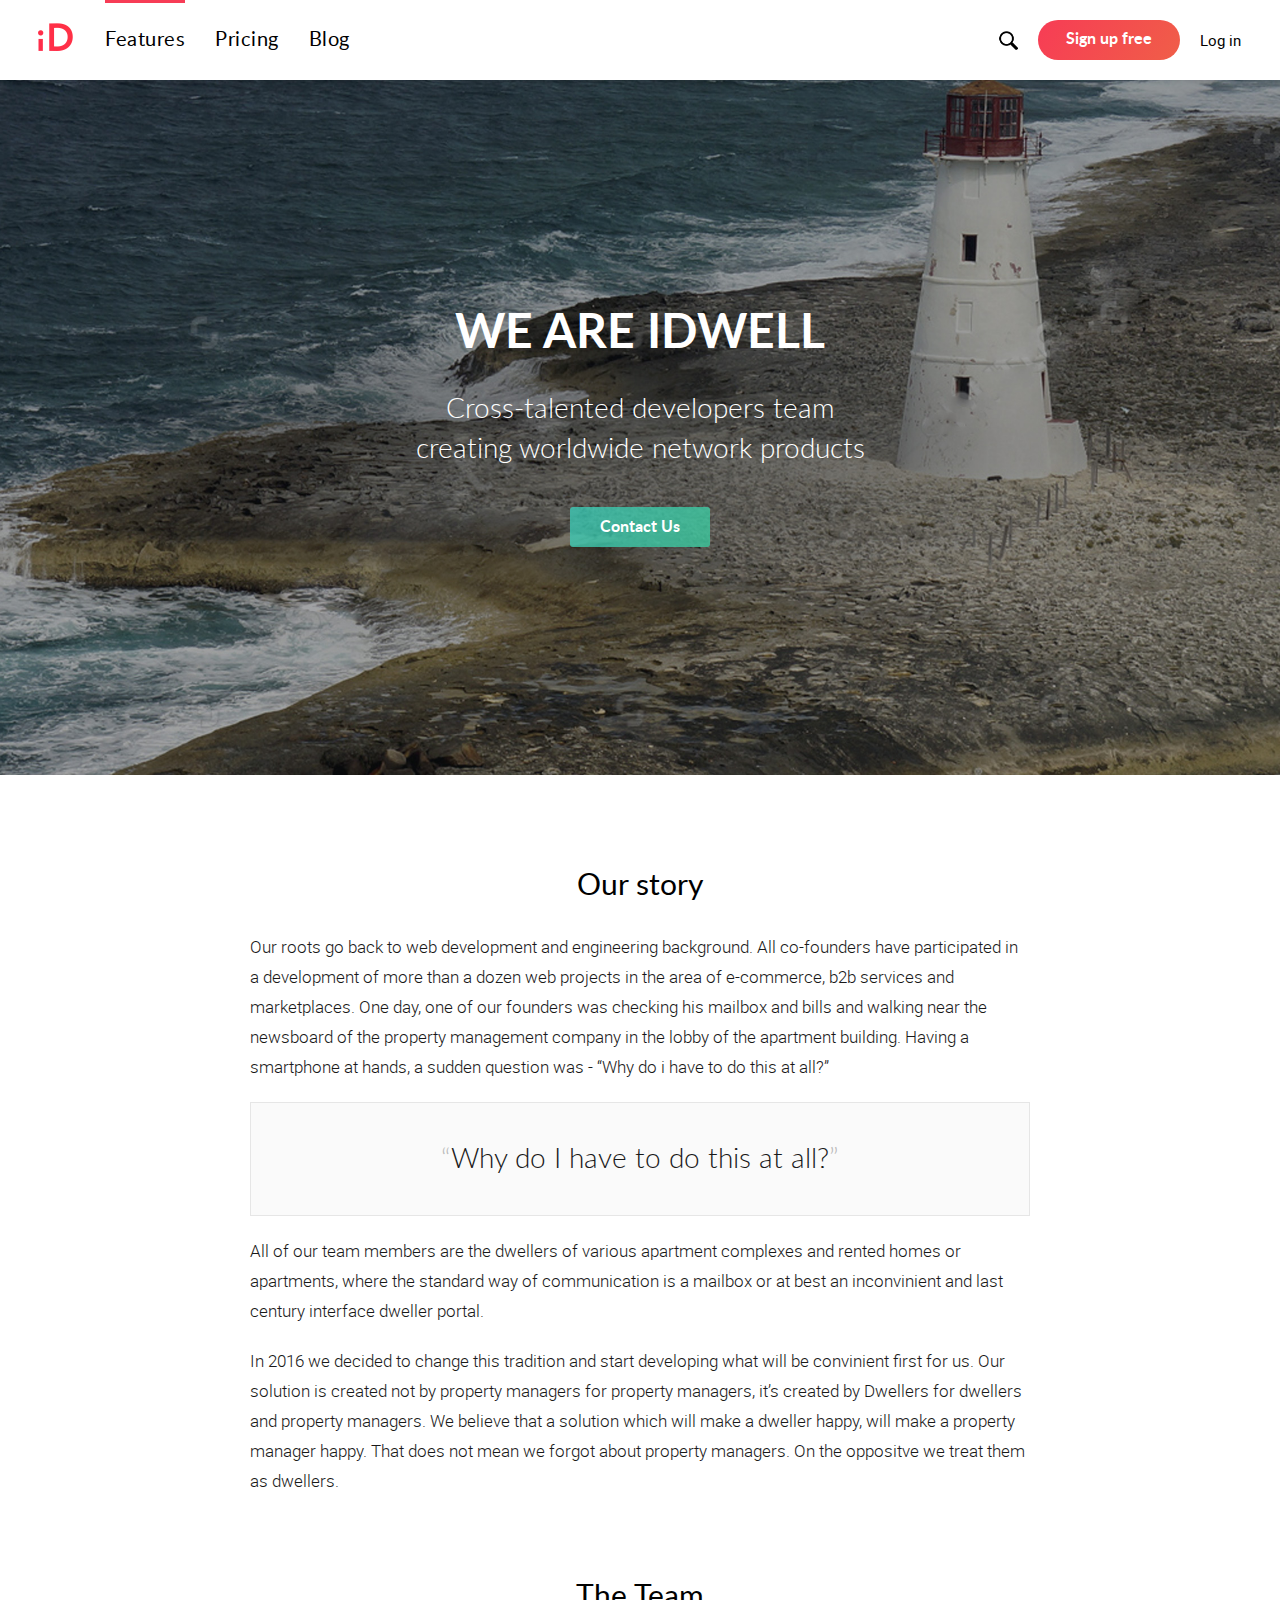
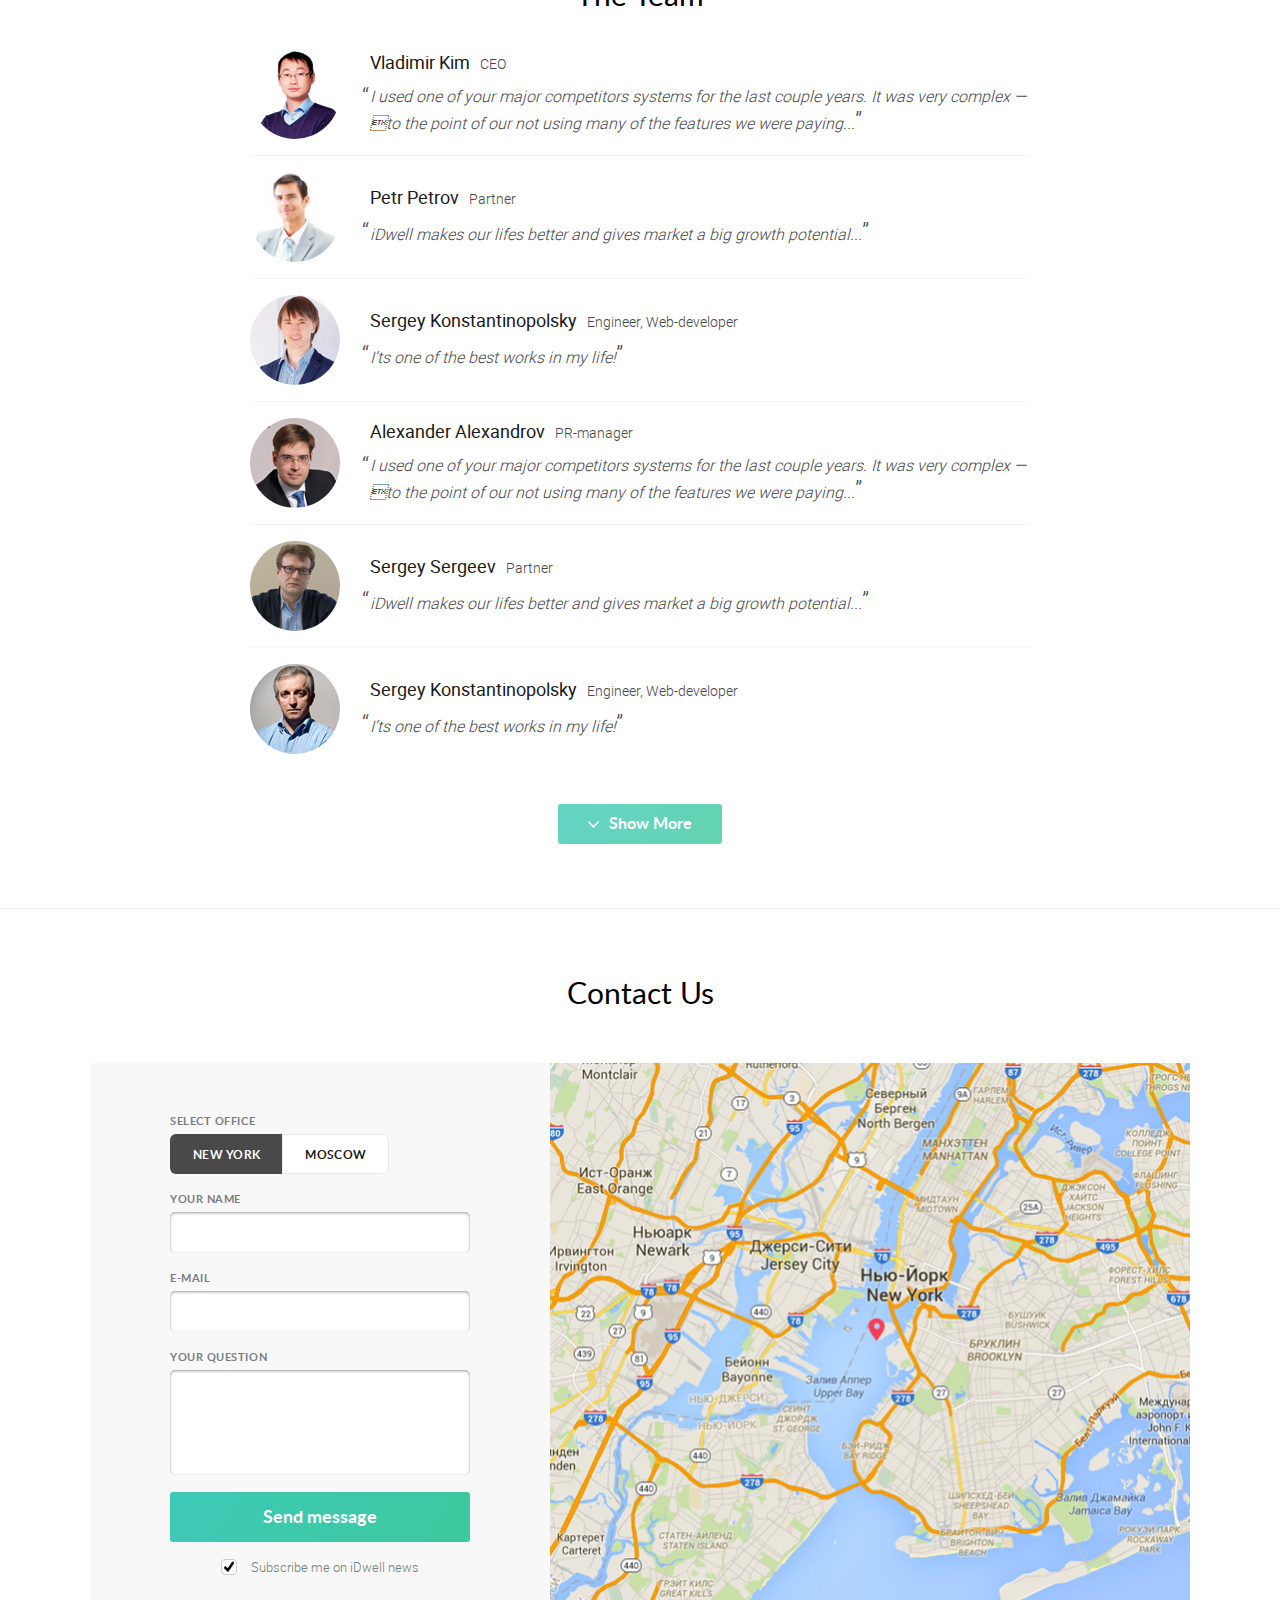
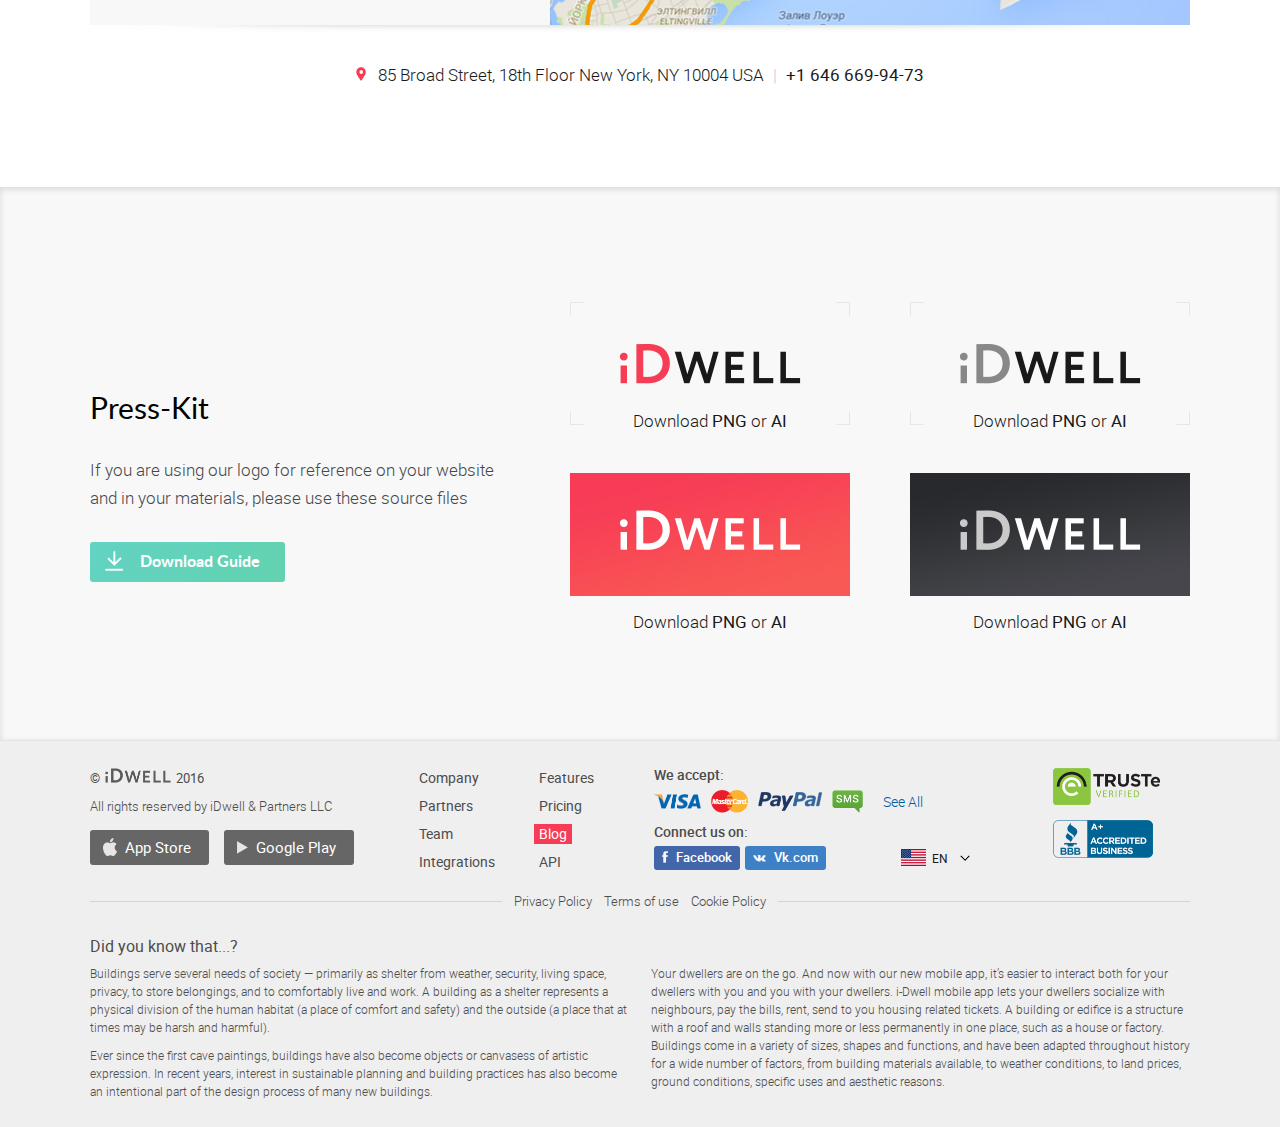
<file: _company.html>
<!DOCTYPE html>
<html lang="en">
	<head>
		<meta charset="utf-8">
		<meta name="viewport" content="width=device-width, initial-scale=1.0, user-scalable=no">
		<meta name="format-detection" content="telephone=no">
		<title>iDwell</title>
		<link href="template_styles.css" rel="stylesheet">
		<script src="js/jquery-1.12.4.min.js"></script>
		<script src="js/scripts.min.js"></script>
	</head>
	<body>
		<div class="site_wrap">
			<header class="site_header">
				<div class="site_header_helper"></div>
				<div class="site_header_content">
					<div class="b_center">
						<div class="b_table">
							<div class="b_table__cell">

								<!--LOGO-->
								<div class="logo_wrap"><a href="#" class="logo"></a></div>
								<!--end LOGO-->

							</div>
							<div class="b_table__cell" style="width: 100%;">
								<div class="site_header_left">
									<div class="b_table">
										<div class="b_table__cell">

											<!--TOP MENU-->
											<nav class="top_menu_wrap">
												<div class="top_menu_main">
													<ul class="top_menu_list">
														<li class="tml__item"><a href="#" class="tml__link tml__link--selected">Features</a></li>
														<li class="tml__item"><a href="#" class="tml__link">Pricing</a></li>
														<li class="tml__item"><a href="#" class="tml__link">Blog</a></li>
													</ul>
												</div>
												<div class="top_menu_modal">
													<div class="tmm__close"></div>
												</div>
												<div class="top_menu_button"></div>
											</nav>
											<!--end TOP MENU-->

										</div>
									</div>
								</div>
								<div class="site_header_right">
									<div class="b_table">
										<div class="b_table__cell">

											<!--QUICK SEARCH BUTTON-->
											<div class="quick_search_button"></div>
											<!--end QUICK SEARCH BUTTON-->

											<!--AUTH-->
											<div class="auth_wrap">
												<a href="#" class="btn_01">Sign up<span class="auth__hide"> free</span></a>
												<a href="#" class="auth__text">Log in</a>
											</div>
											<!--end AUTH-->

										</div>
									</div>
								</div>
								<div class="clear_both"></div>

								<!--QUICK SEARCH FORM-->
								<form class="quick_search" action="#" method="post">
									<div class="quick_search_field"><input type="text" value="" name="quick_search" placeholder="Search" autocomplete="off"></div>
									<div class="quick_search_close"></div>
								</form>
								<!--end QUICK SEARCH FORM-->

							</div>
						</div>
					</div>
				</div>
			</header>
			<main class="site_workarea">

				<!--COMPANY-->
				<div class="company_wrap">
					<div class="company_header">
						<div class="b_table">
							<div class="b_table__cell">
								<div class="b_center">
									<div class="ch__title"><h1>We are iDwell</h1></div>
									<div class="ch__text">Cross-talented developers team<br>creating worldwide network products</div>
									<div class="btn_helper btn_helper--center">
										<a href="#" class="btn_03">Contact Us</a>
									</div>
								</div>
							</div>
						</div>
					</div>

					<!--personal-->
					<div class="company_content">
						<div class="b_center">
							<div class="company_section_title">Our story</div>
							<p>Our roots go back to web development and engineering background. All co-founders have participated in a development of more than a dozen web projects in the area of e-commerce, b2b services and marketplaces. One day, one of our founders was checking his mailbox and bills and walking near the newsboard of the property management company in the lobby of the apartment building. Having a smartphone at hands, a sudden question was - “Why do i have to do this at all?”</p>
							<blockquote style="text-align: center;"><span style="color: #bbb;">“</span>Why do I have to do this at all?<span style="color: #bbb;">”</span></blockquote>
							<p>All of our team members are the dwellers of various apartment complexes and rented homes or apartments, where the standard way of communication is a mailbox or at best an inconvinient and last century interface dweller portal.</p>
							<p>In 2016 we decided to change this tradition and start developing what will be convinient first for us. Our solution is created not by property managers for property managers, it’s created by Dwellers for dwellers and property managers. We believe that a solution which will make a dweller happy, will make a property manager happy. That does not mean we forgot about property managers. On the oppositve we treat them as dwellers.</p>
						</div>
						<div class="b_center">
							<div class="company_personal_wrap">
								<div class="company_section_title">The Team</div>

								<div class="company_personal_item">
									<div class="b_table">
										<div class="b_table__cell">
											<div class="cpi__pic" style="background-image: url(img/_TEMP/company_pers_01.jpg);"></div>
										</div>
										<div class="b_table__cell" style="width: 100%;">
											<div class="cpi__name"><span class="cpi__n__text">Vladimir Kim</span><span class="cpi__n__post">CEO</span></div>
											<div class="cpi__text"><span><i>I used one of your major competitors systems for the last couple years. It was very complex — to the point of our not using many of the features we were paying...</i></span></div>
										</div>
									</div>
								</div>

								<div class="company_personal_item">
									<div class="b_table">
										<div class="b_table__cell">
											<div class="cpi__pic" style="background-image: url(img/_TEMP/company_pers_02.jpg);"></div>
										</div>
										<div class="b_table__cell" style="width: 100%;">
											<div class="cpi__name"><span class="cpi__n__text">Petr Petrov</span><span class="cpi__n__post">Partner</span></div>
											<div class="cpi__text"><span><i>iDwell makes our lifes better and gives market a big growth potential...</i></span></div>
										</div>
									</div>
								</div>

								<div class="company_personal_item">
									<div class="b_table">
										<div class="b_table__cell">
											<div class="cpi__pic" style="background-image: url(img/_TEMP/company_pers_03.jpg);"></div>
										</div>
										<div class="b_table__cell" style="width: 100%;">
											<div class="cpi__name"><span class="cpi__n__text">Sergey Konstantinopolsky</span><span class="cpi__n__post">Engineer, Web-developer</span></div>
											<div class="cpi__text"><span><i>I’ts one of the best works in my life!</i></span></div>
										</div>
									</div>
								</div>

								<div class="company_personal_item">
									<div class="b_table">
										<div class="b_table__cell">
											<div class="cpi__pic" style="background-image: url(img/_TEMP/company_pers_04.jpg);"></div>
										</div>
										<div class="b_table__cell" style="width: 100%;">
											<div class="cpi__name"><span class="cpi__n__text">Alexander Alexandrov</span><span class="cpi__n__post">PR-manager</span></div>
											<div class="cpi__text"><span><i>I used one of your major competitors systems for the last couple years. It was very complex — to the point of our not using many of the features we were paying...</i></span></div>
										</div>
									</div>
								</div>

								<div class="company_personal_item">
									<div class="b_table">
										<div class="b_table__cell">
											<div class="cpi__pic" style="background-image: url(img/_TEMP/company_pers_05.jpg);"></div>
										</div>
										<div class="b_table__cell" style="width: 100%;">
											<div class="cpi__name"><span class="cpi__n__text">Sergey Sergeev</span><span class="cpi__n__post">Partner</span></div>
											<div class="cpi__text"><span><i>iDwell makes our lifes better and gives market a big growth potential...</i></span></div>
										</div>
									</div>
								</div>

								<div class="company_personal_item">
									<div class="b_table">
										<div class="b_table__cell">
											<div class="cpi__pic" style="background-image: url(img/_TEMP/company_pers_06.jpg);"></div>
										</div>
										<div class="b_table__cell" style="width: 100%;">
											<div class="cpi__name"><span class="cpi__n__text">Sergey Konstantinopolsky</span><span class="cpi__n__post">Engineer, Web-developer</span></div>
											<div class="cpi__text"><span><i>I’ts one of the best works in my life!</i></span></div>
										</div>
									</div>
								</div>

								<div class="company_personal_hide">

									<div class="company_personal_item">
										<div class="b_table">
											<div class="b_table__cell">
												<div class="cpi__pic" style="background-image: url(img/_TEMP/company_pers_01.jpg);"></div>
											</div>
											<div class="b_table__cell" style="width: 100%;">
												<div class="cpi__name"><span class="cpi__n__text">Vladimir Kim</span><span class="cpi__n__post">CEO</span></div>
												<div class="cpi__text"><span><i>I used one of your major competitors systems for the last couple years. It was very complex — to the point of our not using many of the features we were paying...</i></span></div>
											</div>
										</div>
									</div>

									<div class="company_personal_item">
										<div class="b_table">
											<div class="b_table__cell">
												<div class="cpi__pic" style="background-image: url(img/_TEMP/company_pers_02.jpg);"></div>
											</div>
											<div class="b_table__cell" style="width: 100%;">
												<div class="cpi__name"><span class="cpi__n__text">Petr Petrov</span><span class="cpi__n__post">Partner</span></div>
												<div class="cpi__text"><span><i>iDwell makes our lifes better and gives market a big growth potential...</i></span></div>
											</div>
										</div>
									</div>

									<div class="company_personal_item">
										<div class="b_table">
											<div class="b_table__cell">
												<div class="cpi__pic" style="background-image: url(img/_TEMP/company_pers_03.jpg);"></div>
											</div>
											<div class="b_table__cell" style="width: 100%;">
												<div class="cpi__name"><span class="cpi__n__text">Sergey Konstantinopolsky</span><span class="cpi__n__post">Engineer, Web-developer</span></div>
												<div class="cpi__text"><span><i>I’ts one of the best works in my life!</i></span></div>
											</div>
										</div>
									</div>

									<div class="company_personal_item">
										<div class="b_table">
											<div class="b_table__cell">
												<div class="cpi__pic" style="background-image: url(img/_TEMP/company_pers_04.jpg);"></div>
											</div>
											<div class="b_table__cell" style="width: 100%;">
												<div class="cpi__name"><span class="cpi__n__text">Alexander Alexandrov</span><span class="cpi__n__post">PR-manager</span></div>
												<div class="cpi__text"><span><i>I used one of your major competitors systems for the last couple years. It was very complex — to the point of our not using many of the features we were paying...</i></span></div>
											</div>
										</div>
									</div>

									<div class="company_personal_item">
										<div class="b_table">
											<div class="b_table__cell">
												<div class="cpi__pic" style="background-image: url(img/_TEMP/company_pers_05.jpg);"></div>
											</div>
											<div class="b_table__cell" style="width: 100%;">
												<div class="cpi__name"><span class="cpi__n__text">Sergey Sergeev</span><span class="cpi__n__post">Partner</span></div>
												<div class="cpi__text"><span><i>iDwell makes our lifes better and gives market a big growth potential...</i></span></div>
											</div>
										</div>
									</div>

									<div class="company_personal_item">
										<div class="b_table">
											<div class="b_table__cell">
												<div class="cpi__pic" style="background-image: url(img/_TEMP/company_pers_06.jpg);"></div>
											</div>
											<div class="b_table__cell" style="width: 100%;">
												<div class="cpi__name"><span class="cpi__n__text">Sergey Konstantinopolsky</span><span class="cpi__n__post">Engineer, Web-developer</span></div>
												<div class="cpi__text"><span><i>I’ts one of the best works in my life!</i></span></div>
											</div>
										</div>
									</div>

								</div>

								<div class="btn_helper btn_helper--center">
									<div class="btn_03 js_show_more_personal"><span class="i_sprite i_down_03a"></span>Show More</div>
								</div>
							</div>
						</div>
					</div>
					<!--END personal-->

					<!--contacts-->
					<div class="company_contacts_wrap">
						<div class="b_center">
							<div class="company_section_title">Contact Us</div>
						</div>
						<div class="company_contacts_form">
							<div class="contacts_form_helper">
								<div class="b_center">
									<form class="def_form contacts_form js_validate" action="#" method="post">

										<div class="def_form_line">
											<div class="def_form_title">Select office</div>
											<div class="def_form_field">
												<div class="contacts_office">
													<label class="contacts_office_radio"><input type="radio" name="contacts_office" value="office_new_york" data-radio-office="new_york" checked>New York</label>
													<label class="contacts_office_radio"><input type="radio" name="contacts_office" value="office_moscow" data-radio-office="moscow">Moscow</label>
												</div>
											</div>
										</div>

										<div class="def_form_line contacts_form_address">
											<div class="company_contacts_map">
												<div class="ccm__item" data-radio-office="new_york"><img src="img/_TEMP/map_01a.jpg" alt=""></div>
												<div class="ccm__item" data-radio-office="moscow"><img src="img/_TEMP/map_01b.jpg" alt=""></div>
											</div>
											<div class="company_contacts_address">
												<div class="cca__item" data-radio-office="new_york">85 Broad Street, 18th Floor New York, NY 10004 USA&nbsp;<span class="cca__i__divider">|</span> <a href="tel:+16466699473" class="tel_widget"><span class="cca__i__bold">+1 646 669-94-73</span></a></div>
												<div class="cca__item" data-radio-office="moscow">Moscow&nbsp;<span class="cca__i__divider">|</span> <a href="tel:+16466699473" class="tel_widget"><span class="cca__i__bold">+1 646 669-94-73</span></a></div>
											</div>
										</div>

										<div class="def_form_line">
											<div class="def_form_title">Your name</div>
											<div class="def_form_field def_form_field--inside"><input type="text" value="" name="contacts_name" placeholder="" autocomplete="off" data-rule-required="true" data-rule-minlength="2"></div>
										</div>

										<div class="def_form_line">
											<div class="def_form_title">E-Mail</div>
											<div class="def_form_field def_form_field--inside"><input type="email" value="" name="contacts_mail" placeholder="" autocomplete="off" data-rule-required="true"></div>
										</div>

										<div class="def_form_line">
											<div class="def_form_title">Your question</div>
											<div class="def_form_field def_form_field--inside"><textarea name="contacts_textarea" data-rule-required="true"></textarea></div>
										</div>

										<div class="def_form_line">
											<div class="btn_helper btn_helper--fullwidth">
												<button class="btn_02 btn_02--green" type="submit">Send message</button>
											</div>
										</div>

										<div class="custom_checkbox_wrap" style="text-align: center;">
											<label class="custom_checkbox"><input type="checkbox" name="contacts_subscribe" value="" checked>Subscribe me on iDwell news</label>
										</div>

									</form>
								</div>
							</div>
							<div class="company_contacts_map">
								<div class="ccm__item" data-radio-office="new_york"><img src="img/_TEMP/map_01a.jpg" alt=""></div>
								<div class="ccm__item" data-radio-office="moscow"><img src="img/_TEMP/map_01b.jpg" alt=""></div>
							</div>
						</div>
						<div class="b_center">
							<div class="company_contacts_address">
								<div class="cca__item" data-radio-office="new_york">85 Broad Street, 18th Floor New York, NY 10004 USA&nbsp;<span class="cca__i__divider">|</span> <a href="tel:+16466699473" class="tel_widget"><span class="cca__i__bold">+1 646 669-94-73</span></a></div>
								<div class="cca__item" data-radio-office="moscow">Moscow&nbsp;<span class="cca__i__divider">|</span> <a href="tel:+16466699473" class="tel_widget"><span class="cca__i__bold">+1 646 669-94-73</span></a></div>
							</div>
						</div>
					</div>
					<!--END contacts-->

					<!--press kit-->
					<div class="company_presskit_wrap">
						<div class="b_center">
							<div class="company_presskit_helper">
								<div class="b_table">
									<div class="b_table__cell" style="width: 100%;">
										<div class="company_section_title">Press-Kit</div>
										<div class="cph__text">If you are using our logo for reference on your website and in your materials, please use these source files</div>
										<div class="cph__button_top">
											<div class="btn_helper">
												<div class="btn_03"><span class="i_sprite i_download_01a"></span>Download Guide</div>
											</div>
										</div>
									</div>
									<div class="b_table__cell">
										<div class="company_presskit_logos">

											<div class="cpl__item">
												<div class="cpl__pic"><img src="img/presskit_01a.png" alt=""></div>
												<div class="cpl__download cpl__download--upper">Download <a href="#" target="_blank">PNG</a> or <a href="#" target="_blank">AI</a></div>
											</div>

											<div class="cpl__item">
												<div class="cpl__pic"><img src="img/presskit_01b.png" alt=""></div>
												<div class="cpl__download cpl__download--upper">Download <a href="#" target="_blank">PNG</a> or <a href="#" target="_blank">AI</a></div>
											</div>

											<div class="cpl__item">
												<div class="cpl__pic"><img src="img/presskit_02a.jpg" alt=""></div>
												<div class="cpl__download">Download <a href="#" target="_blank">PNG</a> or <a href="#" target="_blank">AI</a></div>
											</div>

											<div class="cpl__item">
												<div class="cpl__pic"><img src="img/presskit_02b.jpg" alt=""></div>
												<div class="cpl__download">Download <a href="#" target="_blank">PNG</a> or <a href="#" target="_blank">AI</a></div>
											</div>

										</div>

										<div class="cph__button_bottom">
											<div class="btn_helper">
												<div class="btn_03"><span class="i_sprite i_download_01a"></span>Download Guide</div>
											</div>
										</div>

									</div>
								</div>
							</div>
						</div>
					</div>
					<!--END press kit-->

				</div>
				<!--end COMPANY-->

			</main>
			<footer class="site_footer">
				<div class="b_center">
					<div class="site_footer_mainline">
						<div class="sfm__left sfm__left--01">
							<div class="sfm__left_helper">

								<!--COPYRIGHT-->
								<div class="copyright js_half_img_size">&copy;<img src="img/footer_logo.png" alt="">2016</div>
								<div class="copyright_rights">All rights reserved<span class="cr__full_text"> by iDwell & Partners LLC</span></div>
								<!--end COPYRIGHT-->

								<!--DOWNLOAD APP-->
								<div class="download_app">
									<a href="#" class="download_app_item" target="_blank">
										<div class="b_table b_table--auto_width">
											<div class="b_table__cell"><div class="i_sprite i_apple_01a"></div></div>
											<div class="b_table__cell"><span class="da__main_text">App Store</span><span class="da__short_text">iOS</span></div>
										</div>
									</a>
									<a href="#" class="download_app_item" target="_blank">
										<div class="b_table b_table--auto_width">
											<div class="b_table__cell"><div class="i_sprite i_android_01a"></div></div>
											<div class="b_table__cell"><span class="da__main_text">Google Play</span><span class="da__short_text">Android</span></div>
										</div>
									</a>
								</div>
								<!--end DOWNLOAD APP-->

							</div>
						</div>
						<div class="sfm__left sfm__left--02">

							<!--BOTTOM MENU-->
							<nav class="bottom_menu_wrap">
								<ul class="bottom_menu_list">
									<li class="bml__item"><a href="#" class="bml__link">Company</a></li>
									<li class="bml__item"><a href="#" class="bml__link">Partners</a></li>
									<li class="bml__item"><a href="#" class="bml__link">Team</a></li>
									<li class="bml__item"><a href="#" class="bml__link">Integrations</a></li>
									<li class="bml__item"><a href="#" class="bml__link">Features</a></li>
									<li class="bml__item"><a href="#" class="bml__link">Pricing</a></li>
									<li class="bml__item"><a href="#" class="bml__link bml__link--selected">Blog</a></li>
									<li class="bml__item"><a href="#" class="bml__link">API</a></li>
								</ul>
							</nav>
							<!--end BOTTOM MENU-->

						</div>
						<div class="sfm__left sfm__left--03">

							<!--WE ACCEPT-->
							<div class="we_accept_wrap">
								<div class="we_accept_anno">We accept:</div>
								<div class="we_accept_item js_half_img_size"><img src="img/ico_paytype_visa.png" alt=""></div>
								<div class="we_accept_item js_half_img_size"><img src="img/ico_paytype_mastercard.png" alt=""></div>
								<div class="we_accept_item js_half_img_size"><img src="img/ico_paytype_paypal.png" alt=""></div>
								<div class="we_accept_item js_half_img_size"><img src="img/ico_paytype_sms.png" alt=""></div>
								<a href="#" class="we_accept_all">See All</a>
							</div>
							<!--end WE ACCEPT-->

							<!--SOCIAL-->
							<div class="social_wrap">
								<div class="social_anno">Connect us on:</div>
								<a href="#" class="social_item social_item--facebook" target="_blank">
									<div class="b_table">
										<div class="b_table__cell"><div class="js_half_img_size"><img src="img/ico_social_facebook.png" alt=""></div></div>
										<div class="b_table__cell">Facebook</div>
									</div>
								</a>
								<a href="#" class="social_item social_item--vk" target="_blank">
									<div class="b_table">
										<div class="b_table__cell"><div class="js_half_img_size"><img src="img/ico_social_vk.png" alt=""></div></div>
										<div class="b_table__cell">Vk.com</div>
									</div>
								</a>

								<!--LANG SELECT-->
								<div class="lang_select_wrap">
									<div class="ls__button">
										<div class="b_table b_table--auto_width">
											<div class="b_table__cell"><div class="ls__pic"><img src="img/ico_lang_usa.png" alt=""></div></div>
											<div class="b_table__cell"><div class="ls__button_text">EN</div></div>
											<div class="b_table__cell"><div class="js_half_img_size"><img src="img/ico_down_01a.png" alt=""></div></div>
										</div>
									</div>
									<div class="ls__select_wrap">
										<div class="ls__select_item ls__select_item--selected">
											<div class="b_table b_table--auto_width">
												<div class="b_table__cell"><div class="ls__pic"><img src="img/ico_lang_usa.png" alt=""></div></div>
												<div class="b_table__cell"><div class="ls__button_text">EN</div></div>
											</div>
										</div>
										<a href="#" class="ls__select_item">
											<div class="b_table b_table--auto_width">
												<div class="b_table__cell"><div class="ls__pic"><img src="img/ico_lang_rus.png" alt=""></div></div>
												<div class="b_table__cell"><div class="ls__button_text">RU</div></div>
											</div>
										</a>
										<div class="ls__select_close">Close</div>
									</div>
								</div>
								<!--end LANG SELECT-->

							</div>
							<!--end SOCIAL-->

						</div>
						<div class="sfm__right">

							<!--VERIF-->
							<div class="verif_wrap">
								<div class="verif_item js_half_img_size"><img src="img/verif_01.png" alt=""></div>
								<div class="verif_item js_half_img_size"><img src="img/verif_02.png" alt=""></div>
							</div>
							<!--end VERIF-->

						</div>
						<div class="clear_both"></div>
					</div>

					<!--POLICY-->
					<div class="policy_wrap">
						<div class="policy_helper">
							<a href="#" class="policy_link" target="_blank">Privacy Policy</a>
							<a href="#" class="policy_link" target="_blank">Terms of use</a>
							<a href="#" class="policy_link" target="_blank">Cookie Policy</a>
						</div>
					</div>
					<!--end POLICY-->

					<div class="lang_select_clone"></div>

					<!--FOOTER TEXT-->
					<div class="footer_text_wrap">
						<div class="ft__anno">Did you know that...?</div>
						<div class="ft__left">
							<p>Buildings serve several needs of society&nbsp;&mdash; primarily as shelter from weather, security, living space, privacy, to store belongings, and to comfortably live and work. A building as a shelter represents a physical division of the human habitat (a place of comfort and safety) and the outside (a place that at times may be harsh and harmful).</p>
							<div class="footer_text_hide_title"><span class="fthb__button">Learn more</span></div>
							<p class="footer_text_hide">Ever since the first cave paintings, buildings have also become objects or canvasess of artistic expression. In recent years, interest in sustainable planning and building practices has also become an intentional part of the design process of many new buildings.</p>
						</div>
						<div class="ft__right">
							<p class="footer_text_hide">Your dwellers are on the go. And now with our new mobile app, it’s easier to interact both for your dwellers with you and you with your dwellers. i-Dwell mobile app lets your dwellers socialize with neighbours, pay the bills, rent, send to you housing related tickets. A building or edifice is a structure with a roof and walls standing more or less permanently in one place, such as a house or factory. Buildings come in a variety of sizes, shapes and functions, and have been adapted throughout history for a wide number of factors, from building materials available, to weather conditions, to land prices, ground conditions, specific uses and aesthetic reasons.</p>
						</div>
					</div>
					<!--end FOOTER TEXT-->

				</div>
			</footer>
		</div>
	</body>
</html>
</file>
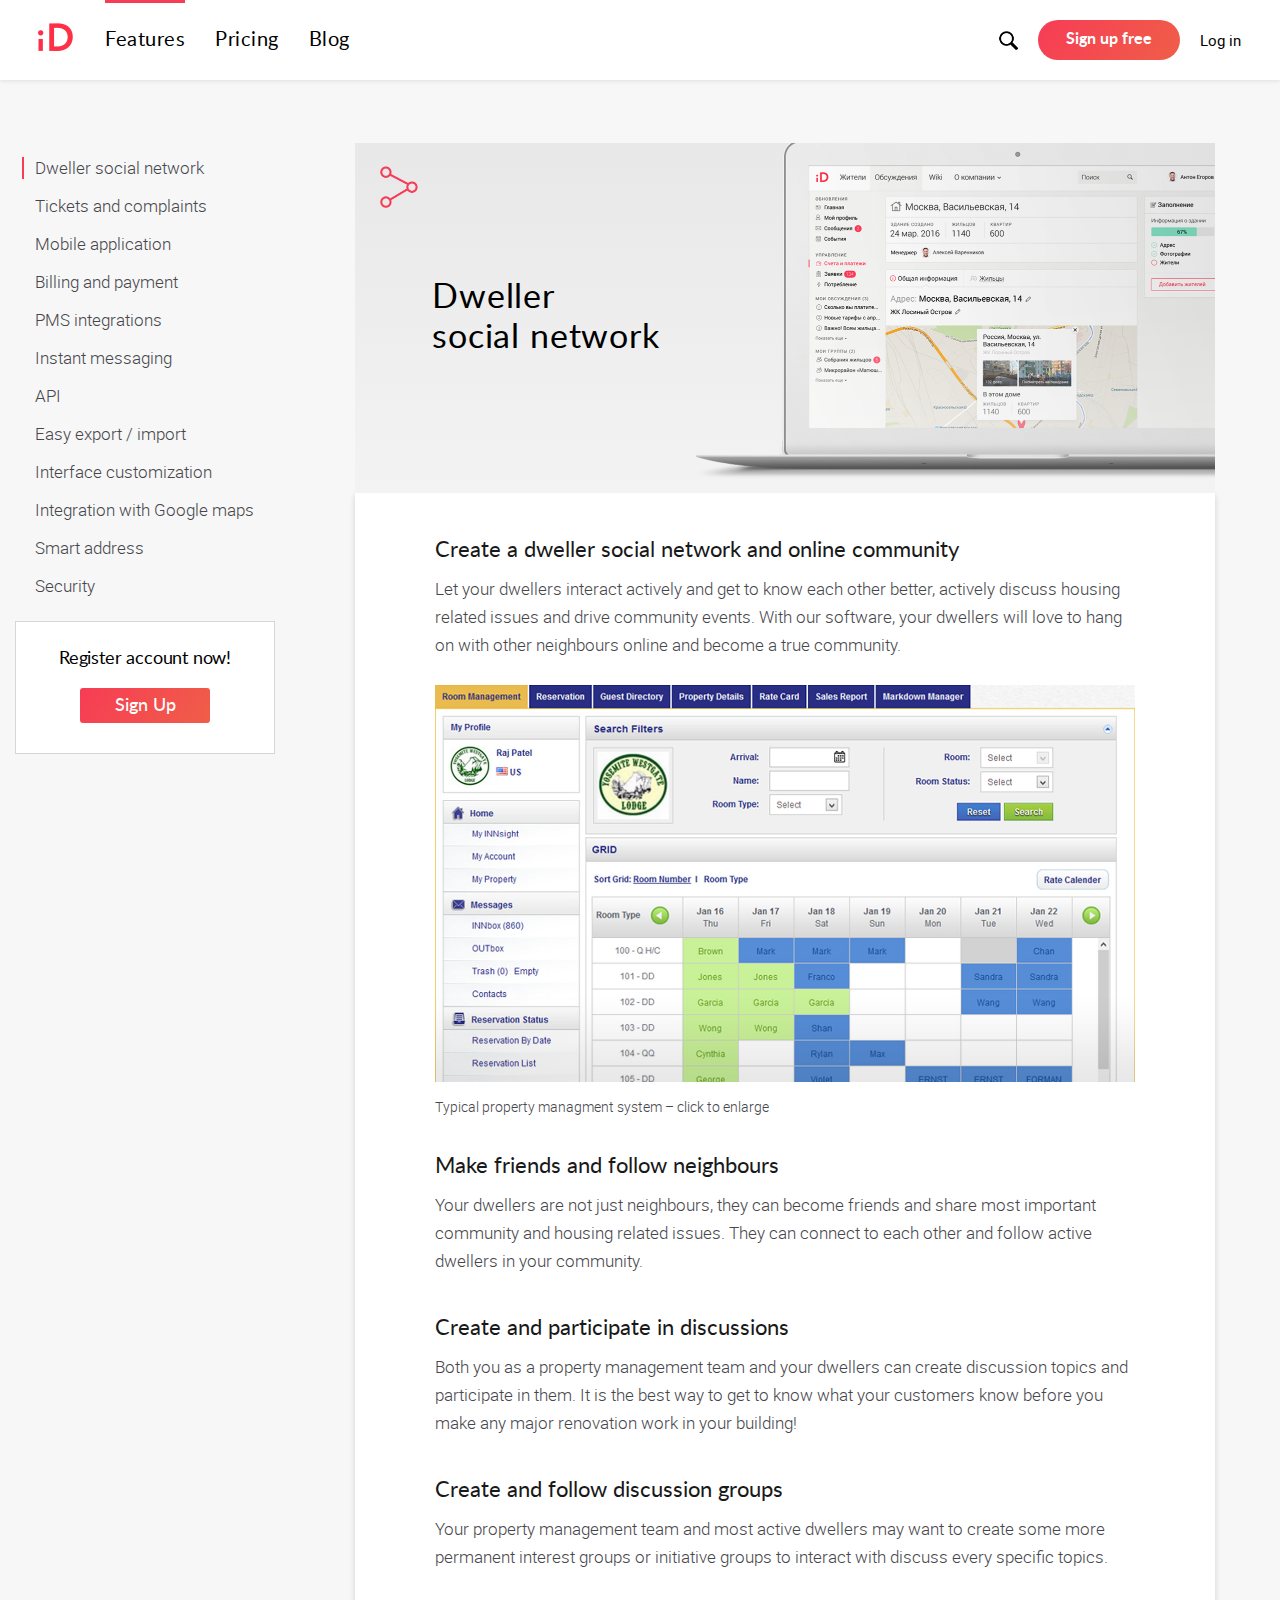
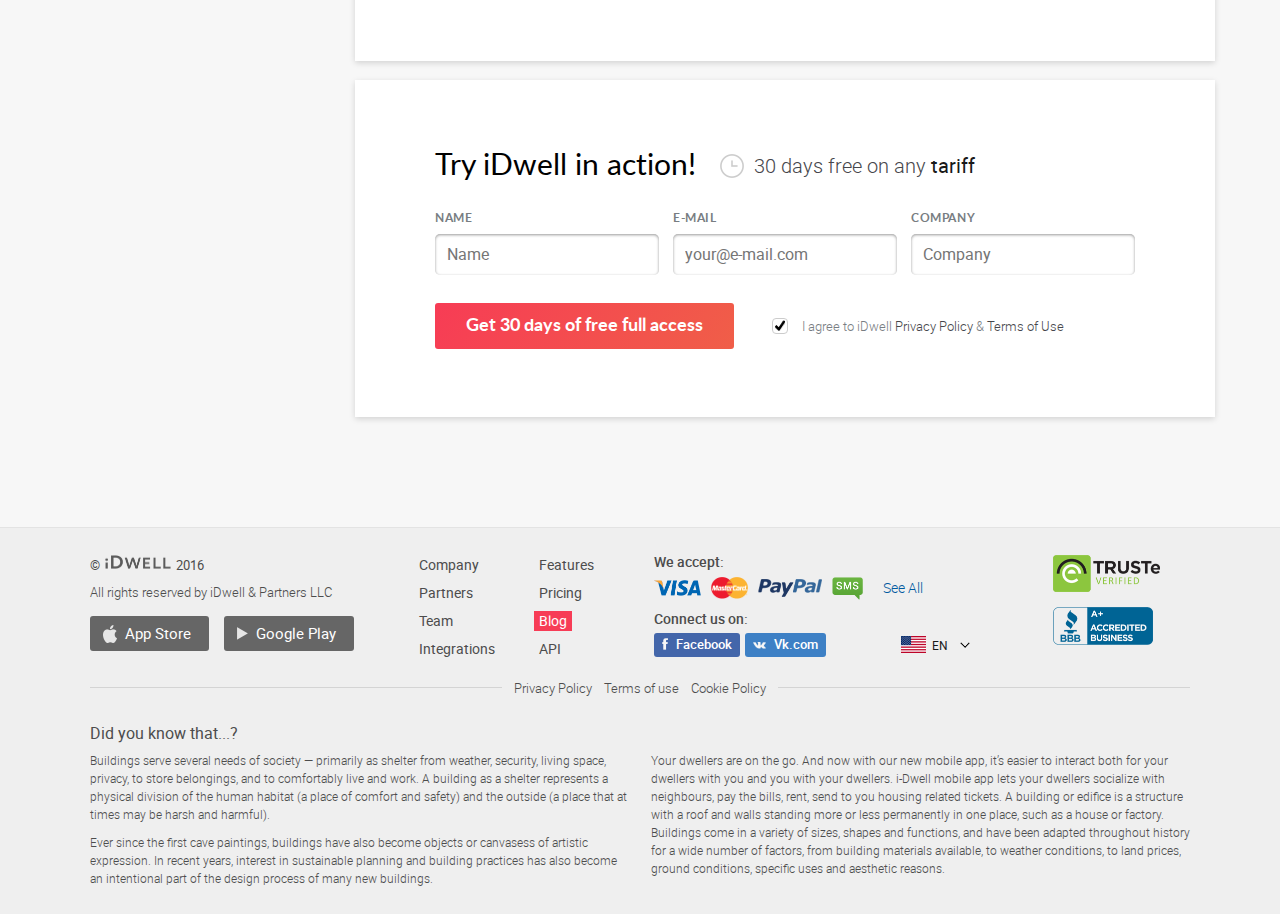
<file: _features.html>
<!DOCTYPE html>
<html lang="en">
	<head>
		<meta charset="utf-8">
		<meta name="viewport" content="width=device-width, initial-scale=1.0, user-scalable=no">
		<meta name="format-detection" content="telephone=no">
		<title>iDwell</title>
		<link href="template_styles.css" rel="stylesheet">
		<script src="js/jquery-1.12.4.min.js"></script>
		<script src="js/scripts.min.js"></script>
	</head>
	<body>
		<div class="site_wrap">
			<header class="site_header">
				<div class="site_header_helper"></div>
				<div class="site_header_content">
					<div class="b_center">
						<div class="b_table">
							<div class="b_table__cell">

								<!--LOGO-->
								<div class="logo_wrap"><a href="#" class="logo"></a></div>
								<!--end LOGO-->

							</div>
							<div class="b_table__cell" style="width: 100%;">
								<div class="site_header_left">
									<div class="b_table">
										<div class="b_table__cell">

											<!--TOP MENU-->
											<nav class="top_menu_wrap">
												<div class="top_menu_main">
													<ul class="top_menu_list">
														<li class="tml__item"><a href="#" class="tml__link tml__link--selected">Features</a></li>
														<li class="tml__item"><a href="#" class="tml__link">Pricing</a></li>
														<li class="tml__item"><a href="#" class="tml__link">Blog</a></li>
													</ul>
												</div>
												<div class="top_menu_modal">
													<div class="tmm__close"></div>
												</div>
												<div class="top_menu_button"></div>
											</nav>
											<!--end TOP MENU-->

										</div>
									</div>
								</div>
								<div class="site_header_right">
									<div class="b_table">
										<div class="b_table__cell">

											<!--QUICK SEARCH BUTTON-->
											<div class="quick_search_button"></div>
											<!--end QUICK SEARCH BUTTON-->

											<!--AUTH-->
											<div class="auth_wrap">
												<a href="#" class="btn_01">Sign up<span class="auth__hide"> free</span></a>
												<a href="#" class="auth__text">Log in</a>
											</div>
											<!--end AUTH-->

										</div>
									</div>
								</div>
								<div class="clear_both"></div>

								<!--QUICK SEARCH FORM-->
								<form class="quick_search" action="#" method="post">
									<div class="quick_search_field"><input type="text" value="" name="quick_search" placeholder="Search" autocomplete="off"></div>
									<div class="quick_search_close"></div>
								</form>
								<!--end QUICK SEARCH FORM-->

							</div>
						</div>
					</div>

				</div>
			</header>
			<main class="site_workarea">

				<!--FEATURES-->
				<div class="features_wrap">
					<div class="b_aside_wrap">
						<div class="b_center">
							<div class="b_table b_table--align_top">
								<div class="b_table__cell">
									<div class="b_aside_left">

										<!--left menu-->
										<div class="left_menu_wrap">
											<div class="left_menu_item"><a href="#" class="left_menu_link left_menu_link--selected">Dweller social network</a></div>
											<div class="left_menu_item"><a href="#" class="left_menu_link">Tickets and complaints</a></div>
											<div class="left_menu_item"><a href="#" class="left_menu_link">Mobile application</a></div>
											<div class="left_menu_item"><a href="#" class="left_menu_link">Billing and payment</a></div>
											<div class="left_menu_item"><a href="#" class="left_menu_link">PMS integrations</a></div>
											<div class="left_menu_item"><a href="#" class="left_menu_link">Instant messaging</a></div>
											<div class="left_menu_item"><a href="#" class="left_menu_link">API</a></div>
											<div class="left_menu_item"><a href="#" class="left_menu_link">Easy export / import</a></div>
											<div class="left_menu_item"><a href="#" class="left_menu_link">Interface customization</a></div>
											<div class="left_menu_item"><a href="#" class="left_menu_link">Integration with Google maps</a></div>
											<div class="left_menu_item"><a href="#" class="left_menu_link">Smart address</a></div>
											<div class="left_menu_item"><a href="#" class="left_menu_link">Security</a></div>
										</div>
										<!--END left menu-->

										<div class="b_register_now">
											<div class="brn__text">Register account now!</div>
											<div class="btn_helper btn_helper--center">
												<a href="#" class="btn_02 btn_02--small">Sign Up</a>
											</div>
										</div>
									</div>
								</div>
								<div class="b_table__cell" style="width: 100%;">
									<div class="features_content_wrap">

										<div class="features_header">
											<div class="fh__notebook"></div>
											<div class="features_ico_network"></div>
											<div class="b_table">
												<div class="b_table__cell"><h1>Dweller<br>social network</h1></div>
											</div>
										</div>

										<div class="b_aside_white features_content_main">
											<div class="features_main_title_adaptive">
												<div class="features_ico_network"></div>
												Dweller<br>social network
											</div>
											<div class="features_h2_title"><h2>Create a dweller social network and online community</h2></div>
											<p>Let your dwellers interact actively and get to know each other better, actively discuss housing related issues and drive community events. With our software, your dwellers will love to hang on with other neighbours online and become a true community.</p>
											<a href="img/features_pic_01.jpg" class="fancybox_img"><img src="img/features_pic_01.jpg" alt=""></a>
											<div class="b_img_anno">Typical property managment system – click to enlarge</div>
											<br>
											<div class="features_h2_title"><h2>Make friends and follow neighbours</h2></div>
											<p>Your dwellers are not just neighbours, they can become friends and share most important community and housing related issues. They can connect to each other and follow active dwellers in your community.</p>
											<div class="features_line_helper"></div>
											<div class="features_h2_title"><h2>Create and participate in discussions</h2></div>
											<p>Both you as a property management team and your dwellers can create discussion topics and participate in them. It is the best way to get to know what your customers know before you make any major renovation work in your building!</p>
											<div class="features_line_helper"></div>
											<div class="features_h2_title"><h2>Create and follow discussion groups</h2></div>
											<p>Your property management team and most active dwellers may want to create some more permanent interest groups or initiative groups to interact with discuss every specific topics.</p>
										</div>

										<div class="b_aside_white trial_form_wrap">
											<form class="def_form trial_form js_validate" action="#" method="post">
												<div class="tf__header">
													<div class="tf__title">Try iDwell in action!</div>
													<div class="tf__expir">30 days free on any <a href="#">tariff</a></div>
												</div>
												<div class="tf__middle">
													<div class="def_form_line">
														<div class="def_form_title">Name</div>
														<div class="def_form_field def_form_field--inside"><input type="text" value="" name="trial_name" placeholder="Name" autocomplete="off" data-rule-required="true" data-rule-minlength="2"></div>
													</div>

													<div class="def_form_line">
														<div class="def_form_title">E-Mail</div>
														<div class="def_form_field def_form_field--inside"><input type="email" value="" name="trial_email" placeholder="your@e-mail.com" autocomplete="off" data-rule-required="true"></div>
													</div>

													<div class="def_form_line">
														<div class="def_form_title">Company</div>
														<div class="def_form_field def_form_field--inside"><input type="text" value="" name="trial_company" placeholder="Company" autocomplete="off"></div>
													</div>
												</div>
												<div class="tf__bottom">
													<div class="b_table">
														<div class="b_table__cell">
															<div class="btn_helper">
																<button class="btn_02" type="submit">Get 30 days of free full access</button>
															</div>
														</div>
														<div class="b_table__cell js_place_error" style="width: 100%;">
															<div class="custom_checkbox_wrap">
																<label class="custom_checkbox"><input type="checkbox" name="reg_policy" value="" checked data-rule-required="true">I agree to iDwell <a href="#" class="nowrap" target="_blank">Privacy Policy</a> & <a href="#" class="nowrap" target="_blank">Terms of Use</a></label>
															</div>
															<div class="tf__policy">By clicking this button, you agree to iDwell<br><a href="#" class="nowrap" target="_blank">Privacy Policy</a> & <a href="#" class="nowrap" target="_blank">Terms of Use</a>.</div>
														</div>
													</div>
												</div>
											</form>
										</div>

									</div>
								</div>
							</div>
						</div>
					</div>
				</div>
				<!--end FEATURES-->

			</main>
			<footer class="site_footer">
				<div class="b_center">
					<div class="site_footer_mainline">
						<div class="sfm__left sfm__left--01">
							<div class="sfm__left_helper">

								<!--COPYRIGHT-->
								<div class="copyright js_half_img_size">&copy;<img src="img/footer_logo.png" alt="">2016</div>
								<div class="copyright_rights">All rights reserved<span class="cr__full_text"> by iDwell & Partners LLC</span></div>
								<!--end COPYRIGHT-->

								<!--DOWNLOAD APP-->
								<div class="download_app">
									<a href="#" class="download_app_item" target="_blank">
										<div class="b_table b_table--auto_width">
											<div class="b_table__cell"><div class="i_sprite i_apple_01a"></div></div>
											<div class="b_table__cell"><span class="da__main_text">App Store</span><span class="da__short_text">iOS</span></div>
										</div>
									</a>
									<a href="#" class="download_app_item" target="_blank">
										<div class="b_table b_table--auto_width">
											<div class="b_table__cell"><div class="i_sprite i_android_01a"></div></div>
											<div class="b_table__cell"><span class="da__main_text">Google Play</span><span class="da__short_text">Android</span></div>
										</div>
									</a>
								</div>
								<!--end DOWNLOAD APP-->

							</div>
						</div>
						<div class="sfm__left sfm__left--02">

							<!--BOTTOM MENU-->
							<nav class="bottom_menu_wrap">
								<ul class="bottom_menu_list">
									<li class="bml__item"><a href="#" class="bml__link">Company</a></li>
									<li class="bml__item"><a href="#" class="bml__link">Partners</a></li>
									<li class="bml__item"><a href="#" class="bml__link">Team</a></li>
									<li class="bml__item"><a href="#" class="bml__link">Integrations</a></li>
									<li class="bml__item"><a href="#" class="bml__link">Features</a></li>
									<li class="bml__item"><a href="#" class="bml__link">Pricing</a></li>
									<li class="bml__item"><a href="#" class="bml__link bml__link--selected">Blog</a></li>
									<li class="bml__item"><a href="#" class="bml__link">API</a></li>
								</ul>
							</nav>
							<!--end BOTTOM MENU-->

						</div>
						<div class="sfm__left sfm__left--03">

							<!--WE ACCEPT-->
							<div class="we_accept_wrap">
								<div class="we_accept_anno">We accept:</div>
								<div class="we_accept_item js_half_img_size"><img src="img/ico_paytype_visa.png" alt=""></div>
								<div class="we_accept_item js_half_img_size"><img src="img/ico_paytype_mastercard.png" alt=""></div>
								<div class="we_accept_item js_half_img_size"><img src="img/ico_paytype_paypal.png" alt=""></div>
								<div class="we_accept_item js_half_img_size"><img src="img/ico_paytype_sms.png" alt=""></div>
								<a href="#" class="we_accept_all">See All</a>
							</div>
							<!--end WE ACCEPT-->

							<!--SOCIAL-->
							<div class="social_wrap">
								<div class="social_anno">Connect us on:</div>
								<a href="#" class="social_item social_item--facebook" target="_blank">
									<div class="b_table">
										<div class="b_table__cell"><div class="js_half_img_size"><img src="img/ico_social_facebook.png" alt=""></div></div>
										<div class="b_table__cell">Facebook</div>
									</div>
								</a>
								<a href="#" class="social_item social_item--vk" target="_blank">
									<div class="b_table">
										<div class="b_table__cell"><div class="js_half_img_size"><img src="img/ico_social_vk.png" alt=""></div></div>
										<div class="b_table__cell">Vk.com</div>
									</div>
								</a>

								<!--LANG SELECT-->
								<div class="lang_select_wrap">
									<div class="ls__button">
										<div class="b_table b_table--auto_width">
											<div class="b_table__cell"><div class="ls__pic"><img src="img/ico_lang_usa.png" alt=""></div></div>
											<div class="b_table__cell"><div class="ls__button_text">EN</div></div>
											<div class="b_table__cell"><div class="js_half_img_size"><img src="img/ico_down_01a.png" alt=""></div></div>
										</div>
									</div>
									<div class="ls__select_wrap">
										<div class="ls__select_item ls__select_item--selected">
											<div class="b_table b_table--auto_width">
												<div class="b_table__cell"><div class="ls__pic"><img src="img/ico_lang_usa.png" alt=""></div></div>
												<div class="b_table__cell"><div class="ls__button_text">EN</div></div>
											</div>
										</div>
										<a href="#" class="ls__select_item">
											<div class="b_table b_table--auto_width">
												<div class="b_table__cell"><div class="ls__pic"><img src="img/ico_lang_rus.png" alt=""></div></div>
												<div class="b_table__cell"><div class="ls__button_text">RU</div></div>
											</div>
										</a>
										<div class="ls__select_close">Close</div>
									</div>
								</div>
								<!--end LANG SELECT-->

							</div>
							<!--end SOCIAL-->

						</div>
						<div class="sfm__right">

							<!--VERIF-->
							<div class="verif_wrap">
								<div class="verif_item js_half_img_size"><img src="img/verif_01.png" alt=""></div>
								<div class="verif_item js_half_img_size"><img src="img/verif_02.png" alt=""></div>
							</div>
							<!--end VERIF-->

						</div>
						<div class="clear_both"></div>
					</div>

					<!--POLICY-->
					<div class="policy_wrap">
						<div class="policy_helper">
							<a href="#" class="policy_link" target="_blank">Privacy Policy</a>
							<a href="#" class="policy_link" target="_blank">Terms of use</a>
							<a href="#" class="policy_link" target="_blank">Cookie Policy</a>
						</div>
					</div>
					<!--end POLICY-->

					<div class="lang_select_clone"></div>

					<!--FOOTER TEXT-->
					<div class="footer_text_wrap">
						<div class="ft__anno">Did you know that...?</div>
						<div class="ft__left">
							<p>Buildings serve several needs of society&nbsp;&mdash; primarily as shelter from weather, security, living space, privacy, to store belongings, and to comfortably live and work. A building as a shelter represents a physical division of the human habitat (a place of comfort and safety) and the outside (a place that at times may be harsh and harmful).</p>
							<div class="footer_text_hide_title"><span class="fthb__button">Learn more</span></div>
							<p class="footer_text_hide">Ever since the first cave paintings, buildings have also become objects or canvasess of artistic expression. In recent years, interest in sustainable planning and building practices has also become an intentional part of the design process of many new buildings.</p>
						</div>
						<div class="ft__right">
							<p class="footer_text_hide">Your dwellers are on the go. And now with our new mobile app, it’s easier to interact both for your dwellers with you and you with your dwellers. i-Dwell mobile app lets your dwellers socialize with neighbours, pay the bills, rent, send to you housing related tickets. A building or edifice is a structure with a roof and walls standing more or less permanently in one place, such as a house or factory. Buildings come in a variety of sizes, shapes and functions, and have been adapted throughout history for a wide number of factors, from building materials available, to weather conditions, to land prices, ground conditions, specific uses and aesthetic reasons.</p>
						</div>
					</div>
					<!--end FOOTER TEXT-->

				</div>
			</footer>
		</div>
	</body>
</html>
</file>
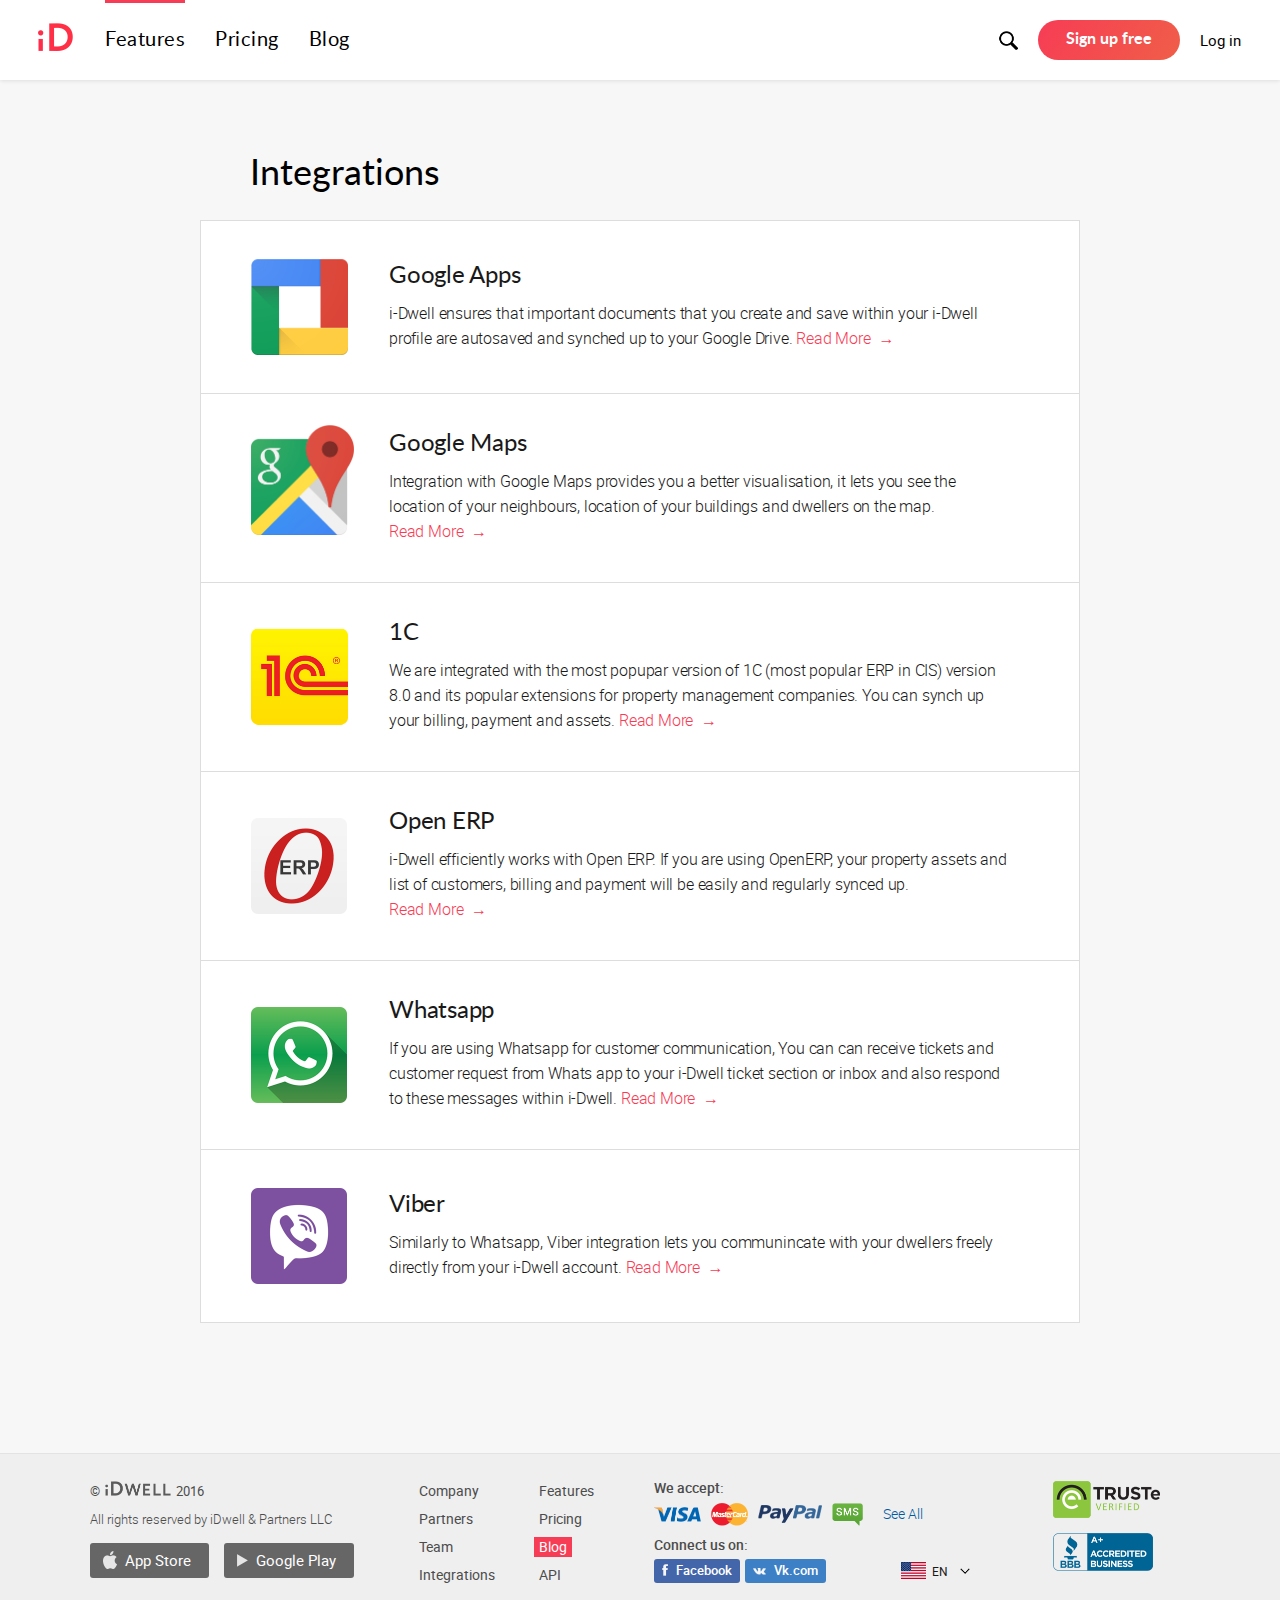
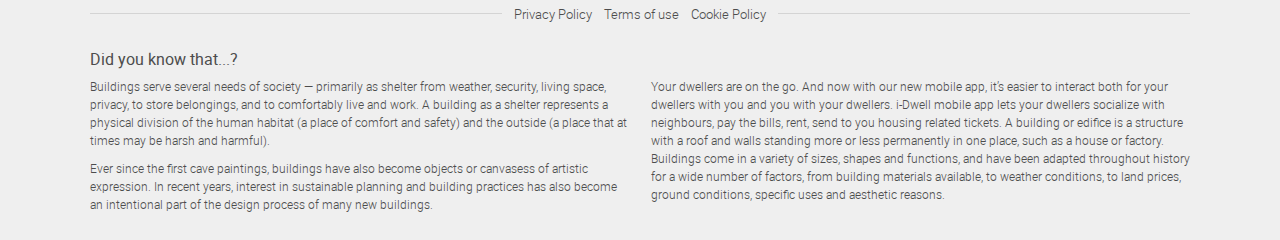
<file: _integrations.html>
<!DOCTYPE html>
<html lang="en">
	<head>
		<meta charset="utf-8">
		<meta name="viewport" content="width=device-width, initial-scale=1.0, user-scalable=no">
		<meta name="format-detection" content="telephone=no">
		<title>iDwell</title>
		<link href="template_styles.css" rel="stylesheet">
		<script src="js/jquery-1.12.4.min.js"></script>
		<script src="js/scripts.min.js"></script>
	</head>
	<body>
		<div class="site_wrap">
			<header class="site_header">
				<div class="site_header_helper"></div>
				<div class="site_header_content">
					<div class="b_center">
						<div class="b_table">
							<div class="b_table__cell">

								<!--LOGO-->
								<div class="logo_wrap"><a href="#" class="logo"></a></div>
								<!--end LOGO-->

							</div>
							<div class="b_table__cell" style="width: 100%;">
								<div class="site_header_left">
									<div class="b_table">
										<div class="b_table__cell">

											<!--TOP MENU-->
											<nav class="top_menu_wrap">
												<div class="top_menu_main">
													<ul class="top_menu_list">
														<li class="tml__item"><a href="#" class="tml__link tml__link--selected">Features</a></li>
														<li class="tml__item"><a href="#" class="tml__link">Pricing</a></li>
														<li class="tml__item"><a href="#" class="tml__link">Blog</a></li>
													</ul>
												</div>
												<div class="top_menu_modal">
													<div class="tmm__close"></div>
												</div>
												<div class="top_menu_button"></div>
											</nav>
											<!--end TOP MENU-->

										</div>
									</div>
								</div>
								<div class="site_header_right">
									<div class="b_table">
										<div class="b_table__cell">

											<!--QUICK SEARCH BUTTON-->
											<div class="quick_search_button"></div>
											<!--end QUICK SEARCH BUTTON-->

											<!--AUTH-->
											<div class="auth_wrap">
												<a href="#" class="btn_01">Sign up<span class="auth__hide"> free</span></a>
												<a href="#" class="auth__text">Log in</a>
											</div>
											<!--end AUTH-->

										</div>
									</div>
								</div>
								<div class="clear_both"></div>

								<!--QUICK SEARCH FORM-->
								<form class="quick_search" action="#" method="post">
									<div class="quick_search_field"><input type="text" value="" name="quick_search" placeholder="Search" autocomplete="off"></div>
									<div class="quick_search_close"></div>
								</form>
								<!--end QUICK SEARCH FORM-->

							</div>
						</div>
					</div>
				</div>
			</header>
			<main class="site_workarea">

				<!--INTEGRATIONS-->
				<div class="integrations_wrap">
					<div class="b_center">
						<div class="b_main_title"><h1>Integrations</h1></div>
						<div class="integrations_content">

							<a class="integrations_item">
								<div class="b_table">
									<div class="b_table__cell">
										<div class="integrations_ico"><img src="img/integrations_01.png" alt=""></div>
									</div>
									<div class="b_table__cell" style="width: 100%;">
										<div class="integrations_info">
											<div class="integrations_item_title"><h2>Google Apps</h2></div>
											<div class="integrations_item_text">i-Dwell ensures that important documents that you create and save within your i-Dwell profile are autosaved and synched up to your Google Drive. <span class="iit__more">Read More&nbsp;&nbsp;&rarr;</span></div>
										</div>
									</div>
								</div>
							</a>

							<a class="integrations_item">
								<div class="b_table">
									<div class="b_table__cell">
										<div class="integrations_ico integrations_ico--01"><img src="img/integrations_02.png" alt=""></div>
									</div>
									<div class="b_table__cell" style="width: 100%;">
										<div class="integrations_info">
											<div class="integrations_item_title"><h2>Google Maps</h2></div>
											<div class="integrations_item_text">Integration with Google Maps provides you a better visualisation, it lets you see the location of your neighbours, location of your buildings and dwellers on the map. <span class="iit__more">Read More&nbsp;&nbsp;&rarr;</span></div>
										</div>
									</div>
								</div>
							</a>

							<a class="integrations_item">
								<div class="b_table">
									<div class="b_table__cell">
										<div class="integrations_ico"><img src="img/integrations_03.png" alt=""></div>
									</div>
									<div class="b_table__cell" style="width: 100%;">
										<div class="integrations_info">
											<div class="integrations_item_title"><h2>1C</h2></div>
											<div class="integrations_item_text">We are integrated with the most popupar version of 1C (most popular ERP in CIS) version 8.0 and its popular extensions for property management companies. You can synch up your billing, payment and assets. <span class="iit__more">Read More&nbsp;&nbsp;&rarr;</span></div>
										</div>
									</div>
								</div>
							</a>

							<a class="integrations_item">
								<div class="b_table">
									<div class="b_table__cell">
										<div class="integrations_ico"><img src="img/integrations_04.png" alt=""></div>
									</div>
									<div class="b_table__cell" style="width: 100%;">
										<div class="integrations_info">
											<div class="integrations_item_title"><h2>Open ERP</h2></div>
											<div class="integrations_item_text">i-Dwell efficiently works with Open ERP. If you are using OpenERP, your property assets and list of customers, billing and payment will be easily and regularly synced up. <span class="iit__more">Read More&nbsp;&nbsp;&rarr;</span></div>
										</div>
									</div>
								</div>
							</a>

							<a class="integrations_item">
								<div class="b_table">
									<div class="b_table__cell">
										<div class="integrations_ico"><img src="img/integrations_05.png" alt=""></div>
									</div>
									<div class="b_table__cell" style="width: 100%;">
										<div class="integrations_info">
											<div class="integrations_item_title"><h2>Whatsapp</h2></div>
											<div class="integrations_item_text">If you are using Whatsapp for customer communication, You can can receive tickets and customer request from Whats app to your i-Dwell ticket section or inbox and also respond to these messages within i-Dwell. <span class="iit__more">Read More&nbsp;&nbsp;&rarr;</span></div>
										</div>
									</div>
								</div>
							</a>

							<a class="integrations_item">
								<div class="b_table">
									<div class="b_table__cell">
										<div class="integrations_ico"><img src="img/integrations_06.png" alt=""></div>
									</div>
									<div class="b_table__cell" style="width: 100%;">
										<div class="integrations_info">
											<div class="integrations_item_title"><h2>Viber</h2></div>
											<div class="integrations_item_text">Similarly to Whatsapp, Viber integration lets you communincate with your dwellers freely directly from your i-Dwell account. <span class="iit__more">Read More&nbsp;&nbsp;&rarr;</span></div>
										</div>
									</div>
								</div>
							</a>

						</div>
					</div>
				</div>
				<!--end INTEGRATIONS-->

			</main>
			<footer class="site_footer">
				<div class="b_center">
					<div class="site_footer_mainline">
						<div class="sfm__left sfm__left--01">
							<div class="sfm__left_helper">

								<!--COPYRIGHT-->
								<div class="copyright js_half_img_size">&copy;<img src="img/footer_logo.png" alt="">2016</div>
								<div class="copyright_rights">All rights reserved<span class="cr__full_text"> by iDwell & Partners LLC</span></div>
								<!--end COPYRIGHT-->

								<!--DOWNLOAD APP-->
								<div class="download_app">
									<a href="#" class="download_app_item" target="_blank">
										<div class="b_table b_table--auto_width">
											<div class="b_table__cell"><div class="i_sprite i_apple_01a"></div></div>
											<div class="b_table__cell"><span class="da__main_text">App Store</span><span class="da__short_text">iOS</span></div>
										</div>
									</a>
									<a href="#" class="download_app_item" target="_blank">
										<div class="b_table b_table--auto_width">
											<div class="b_table__cell"><div class="i_sprite i_android_01a"></div></div>
											<div class="b_table__cell"><span class="da__main_text">Google Play</span><span class="da__short_text">Android</span></div>
										</div>
									</a>
								</div>
								<!--end DOWNLOAD APP-->

							</div>
						</div>
						<div class="sfm__left sfm__left--02">

							<!--BOTTOM MENU-->
							<nav class="bottom_menu_wrap">
								<ul class="bottom_menu_list">
									<li class="bml__item"><a href="#" class="bml__link">Company</a></li>
									<li class="bml__item"><a href="#" class="bml__link">Partners</a></li>
									<li class="bml__item"><a href="#" class="bml__link">Team</a></li>
									<li class="bml__item"><a href="#" class="bml__link">Integrations</a></li>
									<li class="bml__item"><a href="#" class="bml__link">Features</a></li>
									<li class="bml__item"><a href="#" class="bml__link">Pricing</a></li>
									<li class="bml__item"><a href="#" class="bml__link bml__link--selected">Blog</a></li>
									<li class="bml__item"><a href="#" class="bml__link">API</a></li>
								</ul>
							</nav>
							<!--end BOTTOM MENU-->

						</div>
						<div class="sfm__left sfm__left--03">

							<!--WE ACCEPT-->
							<div class="we_accept_wrap">
								<div class="we_accept_anno">We accept:</div>
								<div class="we_accept_item js_half_img_size"><img src="img/ico_paytype_visa.png" alt=""></div>
								<div class="we_accept_item js_half_img_size"><img src="img/ico_paytype_mastercard.png" alt=""></div>
								<div class="we_accept_item js_half_img_size"><img src="img/ico_paytype_paypal.png" alt=""></div>
								<div class="we_accept_item js_half_img_size"><img src="img/ico_paytype_sms.png" alt=""></div>
								<a href="#" class="we_accept_all">See All</a>
							</div>
							<!--end WE ACCEPT-->

							<!--SOCIAL-->
							<div class="social_wrap">
								<div class="social_anno">Connect us on:</div>
								<a href="#" class="social_item social_item--facebook" target="_blank">
									<div class="b_table">
										<div class="b_table__cell"><div class="js_half_img_size"><img src="img/ico_social_facebook.png" alt=""></div></div>
										<div class="b_table__cell">Facebook</div>
									</div>
								</a>
								<a href="#" class="social_item social_item--vk" target="_blank">
									<div class="b_table">
										<div class="b_table__cell"><div class="js_half_img_size"><img src="img/ico_social_vk.png" alt=""></div></div>
										<div class="b_table__cell">Vk.com</div>
									</div>
								</a>

								<!--LANG SELECT-->
								<div class="lang_select_wrap">
									<div class="ls__button">
										<div class="b_table b_table--auto_width">
											<div class="b_table__cell"><div class="ls__pic"><img src="img/ico_lang_usa.png" alt=""></div></div>
											<div class="b_table__cell"><div class="ls__button_text">EN</div></div>
											<div class="b_table__cell"><div class="js_half_img_size"><img src="img/ico_down_01a.png" alt=""></div></div>
										</div>
									</div>
									<div class="ls__select_wrap">
										<div class="ls__select_item ls__select_item--selected">
											<div class="b_table b_table--auto_width">
												<div class="b_table__cell"><div class="ls__pic"><img src="img/ico_lang_usa.png" alt=""></div></div>
												<div class="b_table__cell"><div class="ls__button_text">EN</div></div>
											</div>
										</div>
										<a href="#" class="ls__select_item">
											<div class="b_table b_table--auto_width">
												<div class="b_table__cell"><div class="ls__pic"><img src="img/ico_lang_rus.png" alt=""></div></div>
												<div class="b_table__cell"><div class="ls__button_text">RU</div></div>
											</div>
										</a>
										<div class="ls__select_close">Close</div>
									</div>
								</div>
								<!--end LANG SELECT-->

							</div>
							<!--end SOCIAL-->

						</div>
						<div class="sfm__right">

							<!--VERIF-->
							<div class="verif_wrap">
								<div class="verif_item js_half_img_size"><img src="img/verif_01.png" alt=""></div>
								<div class="verif_item js_half_img_size"><img src="img/verif_02.png" alt=""></div>
							</div>
							<!--end VERIF-->

						</div>
						<div class="clear_both"></div>
					</div>

					<!--POLICY-->
					<div class="policy_wrap">
						<div class="policy_helper">
							<a href="#" class="policy_link" target="_blank">Privacy Policy</a>
							<a href="#" class="policy_link" target="_blank">Terms of use</a>
							<a href="#" class="policy_link" target="_blank">Cookie Policy</a>
						</div>
					</div>
					<!--end POLICY-->

					<div class="lang_select_clone"></div>

					<!--FOOTER TEXT-->
					<div class="footer_text_wrap">
						<div class="ft__anno">Did you know that...?</div>
						<div class="ft__left">
							<p>Buildings serve several needs of society&nbsp;&mdash; primarily as shelter from weather, security, living space, privacy, to store belongings, and to comfortably live and work. A building as a shelter represents a physical division of the human habitat (a place of comfort and safety) and the outside (a place that at times may be harsh and harmful).</p>
							<div class="footer_text_hide_title"><span class="fthb__button">Learn more</span></div>
							<p class="footer_text_hide">Ever since the first cave paintings, buildings have also become objects or canvasess of artistic expression. In recent years, interest in sustainable planning and building practices has also become an intentional part of the design process of many new buildings.</p>
						</div>
						<div class="ft__right">
							<p class="footer_text_hide">Your dwellers are on the go. And now with our new mobile app, it’s easier to interact both for your dwellers with you and you with your dwellers. i-Dwell mobile app lets your dwellers socialize with neighbours, pay the bills, rent, send to you housing related tickets. A building or edifice is a structure with a roof and walls standing more or less permanently in one place, such as a house or factory. Buildings come in a variety of sizes, shapes and functions, and have been adapted throughout history for a wide number of factors, from building materials available, to weather conditions, to land prices, ground conditions, specific uses and aesthetic reasons.</p>
						</div>
					</div>
					<!--end FOOTER TEXT-->

				</div>
			</footer>
		</div>
	</body>
</html>
</file>
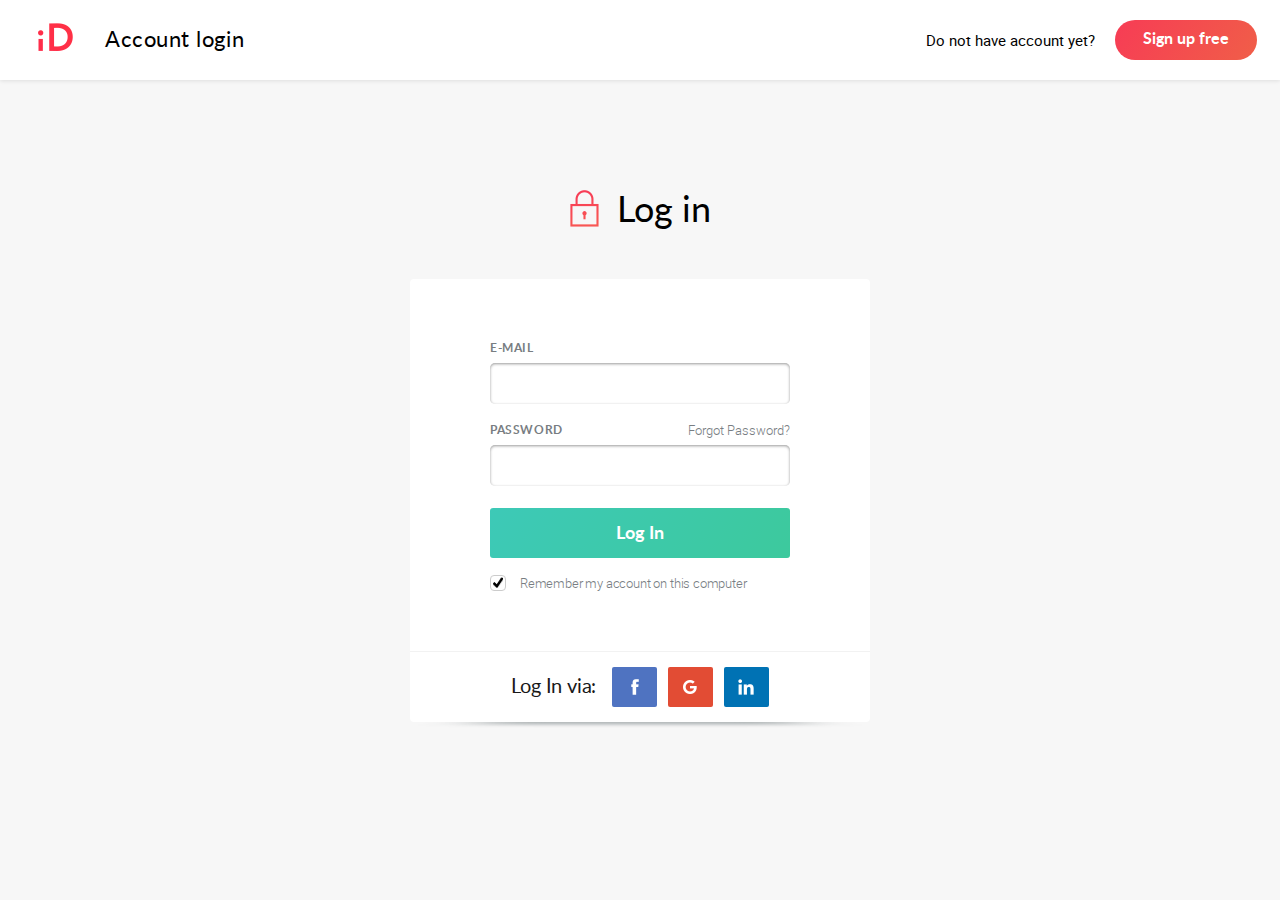
<file: _login.html>
<!DOCTYPE html>
<html lang="en">
	<head>
		<meta charset="utf-8">
		<meta name="viewport" content="width=device-width, initial-scale=1.0, user-scalable=no">
		<meta name="format-detection" content="telephone=no">
		<title>iDwell</title>
		<link href="template_styles.css" rel="stylesheet">
		<script src="js/jquery-1.12.4.min.js"></script>
		<script src="js/scripts.min.js"></script>
	</head>
	<body>
		<div class="site_wrap">
			<header class="site_header">
				<div class="site_header_helper"></div>
				<div class="site_header_content">
					<div class="b_center">
						<div class="b_table">
							<div class="b_table__cell">

								<!--LOGO-->
								<div class="logo_wrap"><a href="#" class="logo"></a></div>
								<!--end LOGO-->

							</div>
							<div class="b_table__cell" style="width: 100%;">
								<div class="site_header_left">
									<div class="b_table">
										<div class="b_table__cell">
											<div class="site_header_text"><span class="sht__full">Account login</span><span class="sht__short">Login</span></div>
										</div>
									</div>
								</div>
								<div class="site_header_right">
									<div class="b_table">
										<div class="b_table__cell">

											<!--AUTH-->
											<div class="auth_wrap">
												<div class="auth__text auth__text_hide">Do not have account yet?</div>
												<a href="#" class="btn_01">Sign up<span class="auth__hide"> free</span></a>
											</div>
											<!--end AUTH-->

										</div>
									</div>
								</div>
								<div class="clear_both"></div>
							</div>
						</div>
					</div>
				</div>
			</header>
			<main class="site_workarea">

				<!--LOGIN-->
				<div class="login_wrap">
					<div class="b_main_title"><h1><div class="login_ico"></div>Log in</h1></div>

					<div class="b_white_block b_white_block--bottom">
						<form class="def_form login_form js_validate" action="#" method="post">
							<div class="lf__fields">
								<div class="def_form_line">
									<div class="def_form_title">E-Mail</div>
									<div class="def_form_field def_form_field--inside"><input type="email" value="" name="login_mail" placeholder="" autocomplete="off" data-rule-required="true"></div>
								</div>

								<div class="def_form_line">
									<div class="def_form_title">Password <a href="#" class="dft__small">Forgot Password?</a></div>
									<div class="def_form_field def_form_field--inside"><input type="password" value="" name="login_password" placeholder="" autocomplete="off" data-rule-required="true" data-msg-required="Incorrect email or password" data-rule-minlength="8"></div>
									<div class="def_form_error"></div>
								</div>

								<div class="def_form_line">
									<div class="btn_helper btn_helper--fullwidth">
										<button class="btn_02 btn_02--green" type="submit">Log In</button>
									</div>
								</div>

								<div class="custom_checkbox_wrap">
									<label class="custom_checkbox"><input type="checkbox" name="contacts_subscribe" value="" checked>Remember my account on this computer</label>
								</div>

							</div>
							<div class="login_social_wrap">
								<div class="ls__title">Log In via:</div>
								<a href="#" class="ls__item ls__item--facebook"></a>
								<a href="#" class="ls__item ls__item--google"></a>
								<a href="#" class="ls__item ls__item--linkedin"></a>
							</div>
						</form>
					</div>
					<div class="b_white_block_bottom"></div>

				</div>
				<!--end LOGIN-->

			</main>
		</div>
	</body>
</html>
</file>
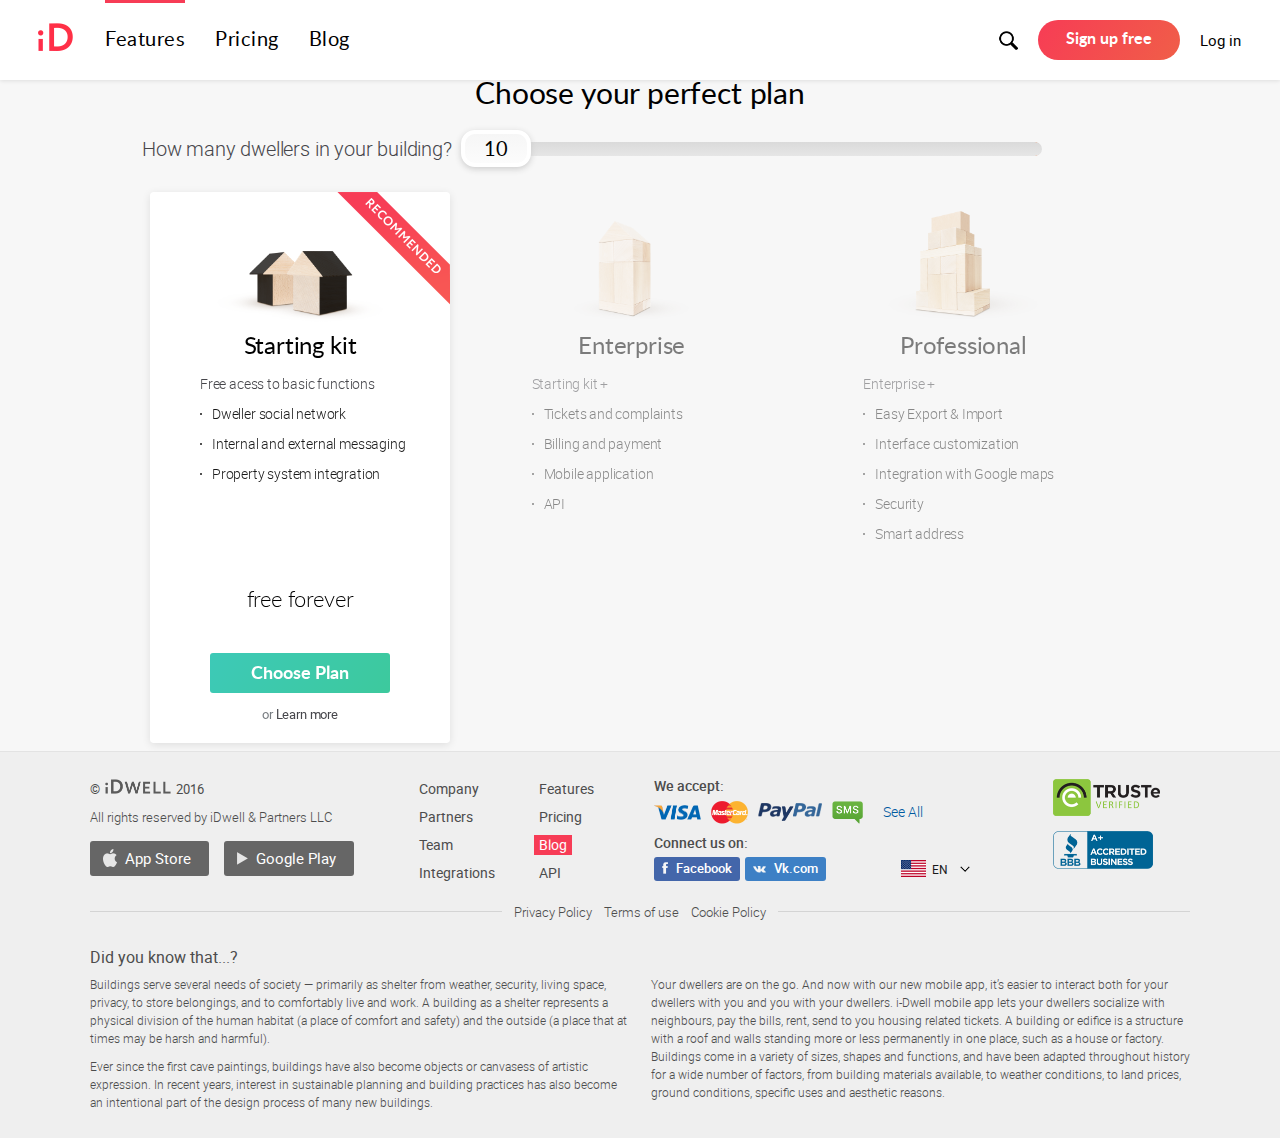
<file: _prising.html>
<!DOCTYPE html>
<html lang="en">
	<head>
		<meta charset="utf-8">
		<meta name="viewport" content="width=device-width, initial-scale=1.0, user-scalable=no">
		<meta name="format-detection" content="telephone=no">
		<title>iDwell</title>
		<link href="template_styles.css" rel="stylesheet">
		<script src="js/jquery-1.12.4.min.js"></script>
		<script src="js/scripts.min.js"></script>
	</head>
	<body>
		<div class="site_wrap">
			<header class="site_header">
				<div class="site_header_helper"></div>
				<div class="site_header_content">
					<div class="b_center">
						<div class="b_table">
							<div class="b_table__cell">

								<!--LOGO-->
								<div class="logo_wrap"><a href="#" class="logo"></a></div>
								<!--end LOGO-->

							</div>
							<div class="b_table__cell" style="width: 100%;">
								<div class="site_header_left">
									<div class="b_table">
										<div class="b_table__cell">

											<!--TOP MENU-->
											<nav class="top_menu_wrap">
												<div class="top_menu_main">
													<ul class="top_menu_list">
														<li class="tml__item"><a href="#" class="tml__link tml__link--selected">Features</a></li>
														<li class="tml__item"><a href="#" class="tml__link">Pricing</a></li>
														<li class="tml__item"><a href="#" class="tml__link">Blog</a></li>
													</ul>
												</div>
												<div class="top_menu_modal">
													<div class="tmm__close"></div>
												</div>
												<div class="top_menu_button"></div>
											</nav>
											<!--end TOP MENU-->

										</div>
									</div>
								</div>
								<div class="site_header_right">
									<div class="b_table">
										<div class="b_table__cell">

											<!--QUICK SEARCH BUTTON-->
											<div class="quick_search_button"></div>
											<!--end QUICK SEARCH BUTTON-->

											<!--AUTH-->
											<div class="auth_wrap">
												<a href="#" class="btn_01">Sign up<span class="auth__hide"> free</span></a>
												<a href="#" class="auth__text">Log in</a>
											</div>
											<!--end AUTH-->

										</div>
									</div>
								</div>
								<div class="clear_both"></div>

								<!--QUICK SEARCH FORM-->
								<form class="quick_search" action="#" method="post">
									<div class="quick_search_field"><input type="text" value="" name="quick_search" placeholder="Search" autocomplete="off"></div>
									<div class="quick_search_close"></div>
								</form>
								<!--end QUICK SEARCH FORM-->

							</div>
						</div>
					</div>
				</div>
			</header>
			<main class="site_workarea">

				<!--PRISING-->
				<div class="prising_wrap">
					<div class="plan_select_main_title">Choose your perfect plan</div>
					<div class="plan_select_main_text">How many dwellers in your building?</div>

					<!--plan select-->
					<div class="slider_picker plan_select_pin"></div>

					<div class="plan_select_wrap">
						<div class="swiper-pagination swiper-pagination-plan"></div>
						<div class="swiper-container plan_select_slider">
							<div class="swiper-wrapper">

								<div class="swiper-slide" data-plan-count="1001">
									<div class="plan_select_item_wrap">
										<div class="plan_select_bg"></div>
										<div class="plan_select_pic plan_select_pic--01"></div>
										<div class="plan_select_recommended"><img src="img/prising_recommended.png" alt=""></div>
										<div class="plan_select_info">
											<div class="plan_select_item_title">Starting kit</div>
											<div class="plan_select_list_title">Free acess to basic functions</div>
											<ul class="plan_select_list">
												<li class="psl__item">Dweller social network</li>
												<li class="psl__item">Internal and external messaging</li>
												<li class="psl__item">Property system integration</li>
											</ul>
											<div class="plan_select_cost_month">free forever</div>
											<div class="plan_select_cost_pers">&nbsp;</div>
											<div class="btn_helper">
												<a href="#" class="btn_02 btn_02--green">Choose Plan</a>
												<div class="plan_select_more">or <a href="#" target="_blank">Learn more</a></div>
											</div>
										</div>
									</div>
								</div>

								<div class="swiper-slide" data-plan-count="2001">
									<div class="plan_select_item_wrap">
										<div class="plan_select_bg"></div>
										<div class="plan_select_pic plan_select_pic--02"></div>
										<div class="plan_select_recommended"><img src="img/prising_recommended.png" alt=""></div>
										<div class="plan_select_info">
											<div class="plan_select_item_title">Enterprise</div>
											<div class="plan_select_list_title">Starting kit +</div>
											<ul class="plan_select_list">
												<li class="psl__item">Tickets and complaints</li>
												<li class="psl__item">Billing and payment</li>
												<li class="psl__item">Mobile application</li>
												<li class="psl__item">API</li>
											</ul>
											<div class="plan_select_cost_month">from <b>$35</b> / month</div>
											<div class="plan_select_cost_pers">15¢ for 1 dweller</div>
											<div class="btn_helper">
												<a href="#" class="btn_02 btn_02--green">Choose Plan</a>
												<div class="plan_select_more">or <a href="#" target="_blank">Learn more</a></div>
											</div>
										</div>
									</div>
								</div>

								<div class="swiper-slide" data-plan-count="3001">
									<div class="plan_select_item_wrap">
										<div class="plan_select_bg"></div>
										<div class="plan_select_pic plan_select_pic--03"></div>
										<div class="plan_select_recommended"><img src="img/prising_recommended.png" alt=""></div>
										<div class="plan_select_info">
											<div class="plan_select_item_title">Professional</div>
											<div class="plan_select_list_title">Enterprise +</div>
											<ul class="plan_select_list">
												<li class="psl__item">Easy Export & Import</li>
												<li class="psl__item">Interface customization</li>
												<li class="psl__item">Integration with Google maps</li>
												<li class="psl__item">Security</li>
												<li class="psl__item">Smart address</li>
											</ul>
											<div class="plan_select_cost_month">from <b>$135</b> / month</div>
											<div class="plan_select_cost_pers">9¢ for 1 dweller</div>
											<div class="btn_helper">
												<a href="#" class="btn_02 btn_02--green">Choose Plan</a>
												<div class="plan_select_more">or <a href="#" target="_blank">Learn more</a></div>
											</div>
										</div>
									</div>
								</div>

								<div class="swiper-slide" data-plan-count="4001">
									<div class="plan_select_item_wrap">
										<div class="plan_select_bg"></div>
										<div class="plan_select_pic plan_select_pic--01"></div>
										<div class="plan_select_recommended"><img src="img/prising_recommended.png" alt=""></div>
										<div class="plan_select_info">
											<div class="plan_select_item_title">Starting kit</div>
											<div class="plan_select_list_title">Free acess to basic functions</div>
											<ul class="plan_select_list">
												<li class="psl__item">Dweller social network</li>
												<li class="psl__item">Internal and external messaging</li>
												<li class="psl__item">Property system integration</li>
											</ul>
											<div class="plan_select_cost_month">free forever</div>
											<div class="plan_select_cost_pers">&nbsp;</div>
											<div class="btn_helper">
												<a href="#" class="btn_02 btn_02--green">Choose Plan</a>
												<div class="plan_select_more">or <a href="#" target="_blank">Learn more</a></div>
											</div>
										</div>
									</div>
								</div>

								<div class="swiper-slide" data-plan-count="5001">
									<div class="plan_select_item_wrap">
										<div class="plan_select_bg"></div>
										<div class="plan_select_pic plan_select_pic--02"></div>
										<div class="plan_select_recommended"><img src="img/prising_recommended.png" alt=""></div>
										<div class="plan_select_info">
											<div class="plan_select_item_title">Enterprise</div>
											<div class="plan_select_list_title">Starting kit +</div>
											<ul class="plan_select_list">
												<li class="psl__item">Tickets and complaints</li>
												<li class="psl__item">Billing and payment</li>
												<li class="psl__item">Mobile application</li>
												<li class="psl__item">API</li>
											</ul>
											<div class="plan_select_cost_month">from <b>$35</b> / month</div>
											<div class="plan_select_cost_pers">15¢ for 1 dweller</div>
											<div class="btn_helper">
												<a href="#" class="btn_02 btn_02--green">Choose Plan</a>
												<div class="plan_select_more">or <a href="#" target="_blank">Learn more</a></div>
											</div>
										</div>
									</div>
								</div>

							</div>
						</div>
					</div>
					<script>
						$('.plan_select_pin').noUiSlider({
							behaviour : 'drag',
							start     : [10],
							step      : 10,
							range     : {
								'min': 10,
								'max': 6000
							},
							format    : wNumb({ decimals: 0 })
						});

						$('.slider_picker').Link('lower').to('-inline-');
					</script>
					<!--END plan select-->

				</div>
				<!--end PRISING-->

			</main>
			<footer class="site_footer">
				<div class="b_center">
					<div class="site_footer_mainline">
						<div class="sfm__left sfm__left--01">
							<div class="sfm__left_helper">

								<!--COPYRIGHT-->
								<div class="copyright js_half_img_size">&copy;<img src="img/footer_logo.png" alt="">2016</div>
								<div class="copyright_rights">All rights reserved<span class="cr__full_text"> by iDwell & Partners LLC</span></div>
								<!--end COPYRIGHT-->

								<!--DOWNLOAD APP-->
								<div class="download_app">
									<a href="#" class="download_app_item" target="_blank">
										<div class="b_table b_table--auto_width">
											<div class="b_table__cell"><div class="i_sprite i_apple_01a"></div></div>
											<div class="b_table__cell"><span class="da__main_text">App Store</span><span class="da__short_text">iOS</span></div>
										</div>
									</a>
									<a href="#" class="download_app_item" target="_blank">
										<div class="b_table b_table--auto_width">
											<div class="b_table__cell"><div class="i_sprite i_android_01a"></div></div>
											<div class="b_table__cell"><span class="da__main_text">Google Play</span><span class="da__short_text">Android</span></div>
										</div>
									</a>
								</div>
								<!--end DOWNLOAD APP-->

							</div>
						</div>
						<div class="sfm__left sfm__left--02">

							<!--BOTTOM MENU-->
							<nav class="bottom_menu_wrap">
								<ul class="bottom_menu_list">
									<li class="bml__item"><a href="#" class="bml__link">Company</a></li>
									<li class="bml__item"><a href="#" class="bml__link">Partners</a></li>
									<li class="bml__item"><a href="#" class="bml__link">Team</a></li>
									<li class="bml__item"><a href="#" class="bml__link">Integrations</a></li>
									<li class="bml__item"><a href="#" class="bml__link">Features</a></li>
									<li class="bml__item"><a href="#" class="bml__link">Pricing</a></li>
									<li class="bml__item"><a href="#" class="bml__link bml__link--selected">Blog</a></li>
									<li class="bml__item"><a href="#" class="bml__link">API</a></li>
								</ul>
							</nav>
							<!--end BOTTOM MENU-->

						</div>
						<div class="sfm__left sfm__left--03">

							<!--WE ACCEPT-->
							<div class="we_accept_wrap">
								<div class="we_accept_anno">We accept:</div>
								<div class="we_accept_item js_half_img_size"><img src="img/ico_paytype_visa.png" alt=""></div>
								<div class="we_accept_item js_half_img_size"><img src="img/ico_paytype_mastercard.png" alt=""></div>
								<div class="we_accept_item js_half_img_size"><img src="img/ico_paytype_paypal.png" alt=""></div>
								<div class="we_accept_item js_half_img_size"><img src="img/ico_paytype_sms.png" alt=""></div>
								<a href="#" class="we_accept_all">See All</a>
							</div>
							<!--end WE ACCEPT-->

							<!--SOCIAL-->
							<div class="social_wrap">
								<div class="social_anno">Connect us on:</div>
								<a href="#" class="social_item social_item--facebook" target="_blank">
									<div class="b_table">
										<div class="b_table__cell"><div class="js_half_img_size"><img src="img/ico_social_facebook.png" alt=""></div></div>
										<div class="b_table__cell">Facebook</div>
									</div>
								</a>
								<a href="#" class="social_item social_item--vk" target="_blank">
									<div class="b_table">
										<div class="b_table__cell"><div class="js_half_img_size"><img src="img/ico_social_vk.png" alt=""></div></div>
										<div class="b_table__cell">Vk.com</div>
									</div>
								</a>

								<!--LANG SELECT-->
								<div class="lang_select_wrap">
									<div class="ls__button">
										<div class="b_table b_table--auto_width">
											<div class="b_table__cell"><div class="ls__pic"><img src="img/ico_lang_usa.png" alt=""></div></div>
											<div class="b_table__cell"><div class="ls__button_text">EN</div></div>
											<div class="b_table__cell"><div class="js_half_img_size"><img src="img/ico_down_01a.png" alt=""></div></div>
										</div>
									</div>
									<div class="ls__select_wrap">
										<div class="ls__select_item ls__select_item--selected">
											<div class="b_table b_table--auto_width">
												<div class="b_table__cell"><div class="ls__pic"><img src="img/ico_lang_usa.png" alt=""></div></div>
												<div class="b_table__cell"><div class="ls__button_text">EN</div></div>
											</div>
										</div>
										<a href="#" class="ls__select_item">
											<div class="b_table b_table--auto_width">
												<div class="b_table__cell"><div class="ls__pic"><img src="img/ico_lang_rus.png" alt=""></div></div>
												<div class="b_table__cell"><div class="ls__button_text">RU</div></div>
											</div>
										</a>
										<div class="ls__select_close">Close</div>
									</div>
								</div>
								<!--end LANG SELECT-->

							</div>
							<!--end SOCIAL-->

						</div>
						<div class="sfm__right">

							<!--VERIF-->
							<div class="verif_wrap">
								<div class="verif_item js_half_img_size"><img src="img/verif_01.png" alt=""></div>
								<div class="verif_item js_half_img_size"><img src="img/verif_02.png" alt=""></div>
							</div>
							<!--end VERIF-->

						</div>
						<div class="clear_both"></div>
					</div>

					<!--POLICY-->
					<div class="policy_wrap">
						<div class="policy_helper">
							<a href="#" class="policy_link" target="_blank">Privacy Policy</a>
							<a href="#" class="policy_link" target="_blank">Terms of use</a>
							<a href="#" class="policy_link" target="_blank">Cookie Policy</a>
						</div>
					</div>
					<!--end POLICY-->

					<div class="lang_select_clone"></div>

					<!--FOOTER TEXT-->
					<div class="footer_text_wrap">
						<div class="ft__anno">Did you know that...?</div>
						<div class="ft__left">
							<p>Buildings serve several needs of society&nbsp;&mdash; primarily as shelter from weather, security, living space, privacy, to store belongings, and to comfortably live and work. A building as a shelter represents a physical division of the human habitat (a place of comfort and safety) and the outside (a place that at times may be harsh and harmful).</p>
							<div class="footer_text_hide_title"><span class="fthb__button">Learn more</span></div>
							<p class="footer_text_hide">Ever since the first cave paintings, buildings have also become objects or canvasess of artistic expression. In recent years, interest in sustainable planning and building practices has also become an intentional part of the design process of many new buildings.</p>
						</div>
						<div class="ft__right">
							<p class="footer_text_hide">Your dwellers are on the go. And now with our new mobile app, it’s easier to interact both for your dwellers with you and you with your dwellers. i-Dwell mobile app lets your dwellers socialize with neighbours, pay the bills, rent, send to you housing related tickets. A building or edifice is a structure with a roof and walls standing more or less permanently in one place, such as a house or factory. Buildings come in a variety of sizes, shapes and functions, and have been adapted throughout history for a wide number of factors, from building materials available, to weather conditions, to land prices, ground conditions, specific uses and aesthetic reasons.</p>
						</div>
					</div>
					<!--end FOOTER TEXT-->

				</div>
			</footer>
		</div>
	</body>
</html>
</file>
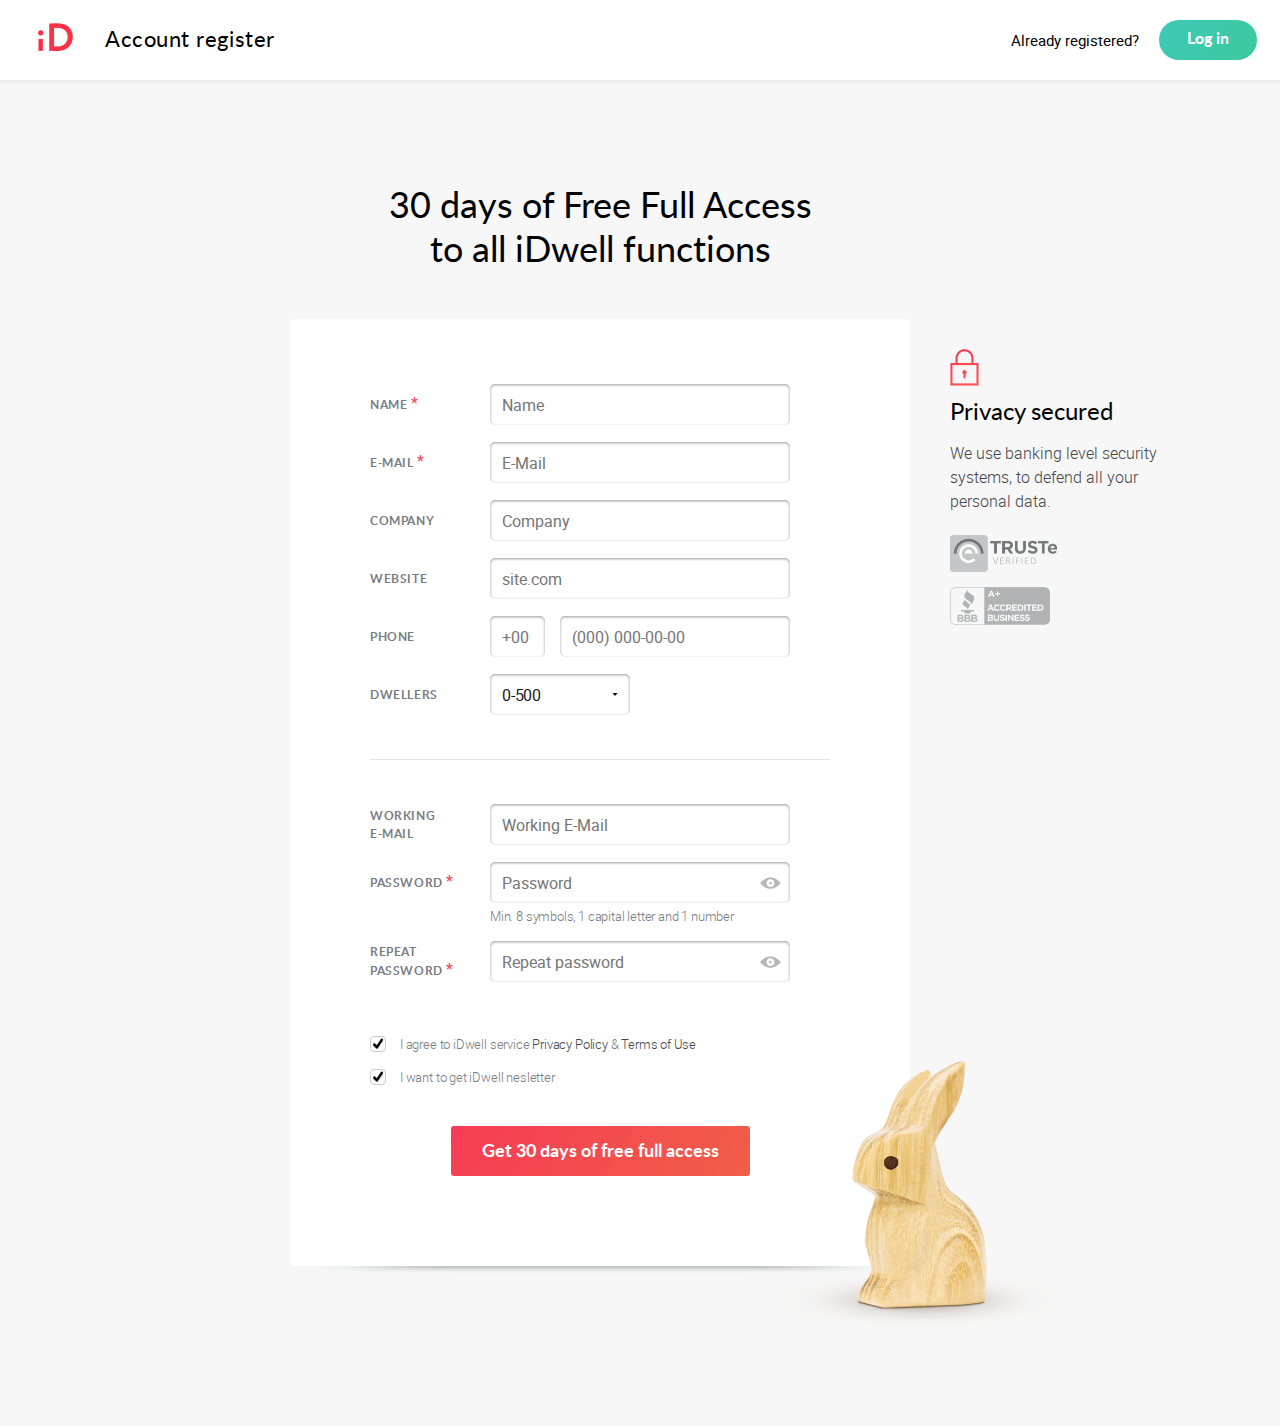
<file: _reg.html>
<!DOCTYPE html>
<html lang="en">
	<head>
		<meta charset="utf-8">
		<meta name="viewport" content="width=device-width, initial-scale=1.0, user-scalable=no">
		<meta name="format-detection" content="telephone=no">
		<title>iDwell</title>
		<link href="template_styles.css" rel="stylesheet">
		<script src="js/jquery-1.12.4.min.js"></script>
		<script src="js/scripts.min.js"></script>
	</head>
	<body>
		<div class="site_wrap">
			<header class="site_header">
				<div class="site_header_helper"></div>
				<div class="site_header_content">
					<div class="b_center">
						<div class="b_table">
							<div class="b_table__cell">

								<!--LOGO-->
								<div class="logo_wrap"><a href="#" class="logo"></a></div>
								<!--end LOGO-->

							</div>
							<div class="b_table__cell" style="width: 100%;">
								<div class="site_header_left">
									<div class="b_table">
										<div class="b_table__cell">
											<div class="site_header_text"><span class="sht__full">Account register</span><span class="sht__short">Registration</span></div>
										</div>
									</div>
								</div>
								<div class="site_header_right">
									<div class="b_table">
										<div class="b_table__cell">

											<!--AUTH-->
											<div class="auth_wrap">
												<div class="auth__text auth__text_hide">Already registered?</div>
												<a href="#" class="btn_01 btn_01--green">Log in</a>
											</div>
											<!--end AUTH-->

										</div>
									</div>
								</div>
								<div class="clear_both"></div>
							</div>
						</div>
					</div>
				</div>
			</header>
			<main class="site_workarea">

				<!--REGISTRATION-->
				<div class="registration_wrap">
					<div class="b_main_title"><h1>30 days of Free Full Access<br>to all iDwell functions</h1></div>
					<div class="registration_helper">

						<div class="registration_anno registration_anno--right">
							<div class="ra_ico"></div>
							<div class="ra_title">Privacy secured</div>
							<div class="ra_text">We use banking level security systems, to defend all your personal data.</div>
							<div class="verif_wrap">
								<div class="verif_item js_half_img_size"><img src="img/verif_01_gray.png" alt=""></div>
								<div class="verif_item js_half_img_size"><img src="img/verif_02_gray.png" alt=""></div>
							</div>
						</div>

						<div class="registration_anno registration_anno--top">
							<div class="b_table">
								<div class="b_table__cell">
									<div class="ra_ico"></div>
								</div>
								<div class="b_table__cell">
									<div class="ra_text">Privacy secured – we use banking level security systems, to defend all your personal data.</div>
								</div>
								<div class="b_table__cell">
									<div class="verif_wrap">
										<div class="verif_item js_half_img_size"><img src="img/verif_01_gray.png" alt=""></div>
										<div class="verif_item js_half_img_size"><img src="img/verif_02_gray.png" alt=""></div>
									</div>
								</div>
							</div>
						</div>

						<div class="b_white_block b_white_block--bottom">
							<form class="def_form registration_form js_validate" action="#" method="post">
								<div class="b_center">

									<div class="def_form_line">
										<div class="b_table">
											<div class="b_table__cell">
												<div class="def_form_title">Name <span class="def_form_req">*</span></div>
											</div>
											<div class="b_table__cell" style="width: 100%;">
												<div class="def_form_field"><input type="text" value="" name="reg_name" placeholder="Name" autocomplete="off" data-rule-required="true" data-rule-minlength="2"></div>
											</div>
										</div>
									</div>

									<div class="def_form_line">
										<div class="b_table">
											<div class="b_table__cell">
												<div class="def_form_title">E-Mail <span class="def_form_req">*</span></div>
											</div>
											<div class="b_table__cell" style="width: 100%;">
												<div class="def_form_field"><input type="email" value="" name="reg_email" placeholder="E-Mail" autocomplete="off" data-rule-required="true"></div>
											</div>
										</div>
									</div>

									<div class="def_form_line">
										<div class="b_table">
											<div class="b_table__cell">
												<div class="def_form_title">Company</div>
											</div>
											<div class="b_table__cell" style="width: 100%;">
												<div class="def_form_field"><input type="text" value="" name="reg_company" placeholder="Company" autocomplete="off"></div>
											</div>
										</div>
									</div>

									<div class="def_form_line">
										<div class="b_table">
											<div class="b_table__cell">
												<div class="def_form_title">Website</div>
											</div>
											<div class="b_table__cell" style="width: 100%;">
												<div class="def_form_field"><input type="text" value="" name="reg_website" placeholder="site.com" autocomplete="off"></div>
											</div>
										</div>
									</div>

									<div class="def_form_line">
										<div class="b_table">
											<div class="b_table__cell">
												<div class="def_form_title">Phone</div>
											</div>
											<div class="b_table__cell" style="width: 100%;">
												<div class="def_form_field js_only_numbers">
													<div class="b_table">
														<div class="b_table__cell" style="width: 70px; padding-right: 15px;"><input style="padding-right: 12px;" type="tel" value="" name="reg_phone_code" placeholder="+00" autocomplete="off"></div>
														<div class="b_table__cell"><input type="tel" value="" name="reg_phone_num" placeholder="(000) 000-00-00" autocomplete="off"></div>
													</div>
												</div>
											</div>
										</div>
									</div>

									<div class="def_form_line">
										<div class="b_table">
											<div class="b_table__cell">
												<div class="def_form_title">Dwellers</div>
											</div>
											<div class="b_table__cell" style="width: 100%;">
												<div class="def_form_field">
													<div class="custom_select_ui" style="width: 140px;">
														<select name="reg_dwellers">
															<option selected>0-500</option>
															<option>500-1000</option>
															<option>1000-2000</option>
														</select>
													</div>
												</div>
											</div>
										</div>
									</div>

									<div class="def_form_hr"></div>

									<div class="def_form_line">
										<div class="b_table">
											<div class="b_table__cell">
												<div class="def_form_title">Working <span class="nowrap">E-Mail</span></div>
											</div>
											<div class="b_table__cell" style="width: 100%;">
												<div class="def_form_field"><input type="email" value="" name="reg_working_email" placeholder="Working E-Mail" autocomplete="off"></div>
											</div>
										</div>
									</div>

									<div class="def_form_line def_form_password_line">
										<div class="b_table">
											<div class="b_table__cell">
												<div class="def_form_title">Password <span class="def_form_req">*</span></div>
											</div>
											<div class="b_table__cell" style="width: 100%;">
												<div class="def_form_field">
													<input id="reg_password" class="js_match_pass" type="password" value="" name="reg_password" placeholder="Password" autocomplete="off" data-rule-required="true" data-rule-minlength="8">
													<div class="def_form_pass_show"></div>
													</div>
											</div>
										</div>
										<div class="b_table">
											<div class="b_table__cell">
												<div class="def_form_title"></div>
											</div>
											<div class="b_table__cell" style="width: 100%;">
												<div class="def_form_small">Min. 8 symbols, 1 capital letter and 1 number</div>
											</div>
										</div>
									</div>

									<div class="def_form_line def_form_password_line">
										<div class="b_table">
											<div class="b_table__cell">
												<div class="def_form_title">Repeat password <span class="def_form_req">*</span></div>
											</div>
											<div class="b_table__cell" style="width: 100%;">
												<div class="def_form_field">
													<input class="js_match_pass_confirm" type="password" value="" name="reg_repeat_password" placeholder="Repeat password" autocomplete="off" data-rule-required="true" data-msg-required=" " data-rule-minlength="8" data-msg-minlength="Passwords do not match" data-rule-equalTo="#reg_password" data-msg-equalto="Passwords do not match">
													<div class="def_form_pass_show"></div>
												</div>
											</div>
										</div>
										<div class="b_table">
											<div class="b_table__cell">
												<div class="def_form_title"></div>
											</div>
											<div class="b_table__cell" style="width: 100%;">
												<div class="def_form_error"></div>
											</div>
										</div>
									</div>

									<div class="def_form_line elem_success--disable registration_checks">
										<div class="custom_checkbox_wrap">
											<label class="custom_checkbox"><input type="checkbox" name="reg_policy" value="" checked data-rule-required="true">I agree to iDwell service <a href="#" class="nowrap" target="_blank">Privacy Policy</a> & <a href="#" class="nowrap" target="_blank">Terms of Use</a></label>
										</div>
									</div>

									<div class="def_form_line">
										<div class="custom_checkbox_wrap">
											<label class="custom_checkbox"><input type="checkbox" name="reg_nesletter" value="" checked>I want to get iDwell nesletter</label>
										</div>
									</div>

									<div class="def_form_line" style="padding-top: 24px;">
										<div class="btn_helper btn_helper--center">
											<button class="btn_02" type="submit">Get 30 days of free full access</button>
										</div>
									</div>

								</div>
							</form>
							<div class="registration_animal"></div>
						</div>
						<div class="b_white_block_bottom"></div>

						<div class="registration_anno registration_anno--bottom">
							<div class="b_center">
								<div class="ra_ico"></div>
								<div class="ra_text">Privacy secured – we use banking level security systems, to defend all your personal data.</div>
								<div class="verif_wrap">
									<div class="verif_item js_half_img_size"><img src="img/verif_01_gray.png" alt=""></div>
									<div class="verif_item js_half_img_size"><img src="img/verif_02_gray.png" alt=""></div>
								</div>
								<div class="registration_animal_bottom"></div>
							</div>
						</div>
					</div>
				</div>
				<!--end REGISTRATION-->

			</main>
		</div>
	</body>
</html>
</file>
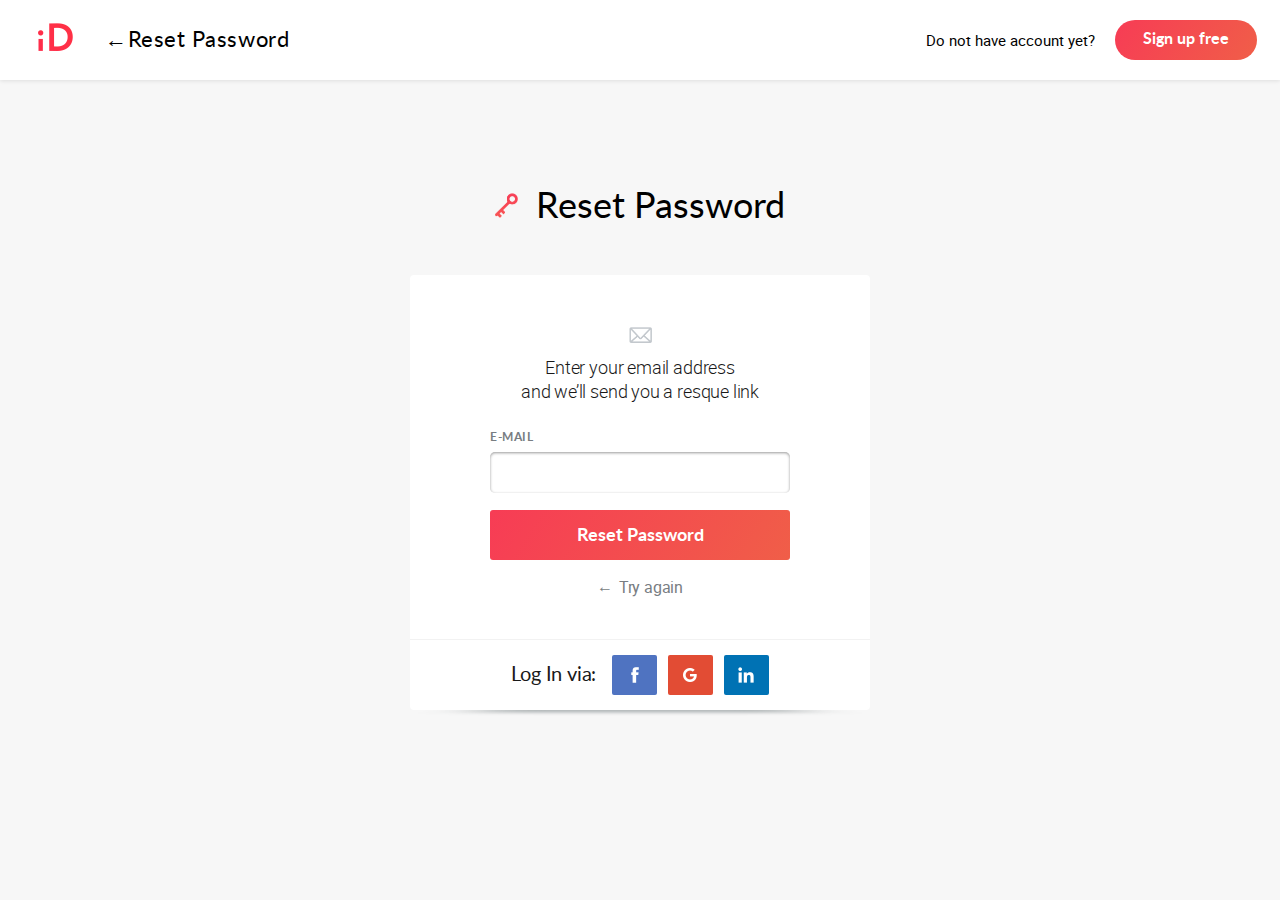
<file: _reset_password.html>
<!DOCTYPE html>
<html lang="en">
	<head>
		<meta charset="utf-8">
		<meta name="viewport" content="width=device-width, initial-scale=1.0, user-scalable=no">
		<meta name="format-detection" content="telephone=no">
		<title>iDwell</title>
		<link href="template_styles.css" rel="stylesheet">
		<script src="js/jquery-1.12.4.min.js"></script>
		<script src="js/scripts.min.js"></script>
	</head>
	<body>
		<div class="site_wrap">
			<header class="site_header">
				<div class="site_header_helper"></div>
				<div class="site_header_content">
					<div class="b_center">
						<div class="b_table">
							<div class="b_table__cell">

								<!--LOGO-->
								<div class="logo_wrap"><a href="#" class="logo"></a></div>
								<!--end LOGO-->

							</div>
							<div class="b_table__cell" style="width: 100%;">
								<div class="site_header_left">
									<div class="b_table">
										<div class="b_table__cell">
											<div class="site_header_text"><span class="sht__full">&larr;Reset Password</span><span class="sht__short">Reset Pass</span></div>
										</div>
									</div>
								</div>
								<div class="site_header_right">
									<div class="b_table">
										<div class="b_table__cell">

											<!--AUTH-->
											<div class="auth_wrap">
												<div class="auth__text auth__text_hide">Do not have account yet?</div>
												<a href="#" class="btn_01">Sign up<span class="auth__hide"> free</span></a>
											</div>
											<!--end AUTH-->

										</div>
									</div>
								</div>
								<div class="clear_both"></div>
							</div>
						</div>
					</div>
				</div>
			</header>
			<main class="site_workarea">

				<!--RESET PASSWORD-->
				<div class="login_wrap reset_pass_wrap">
					<div class="b_main_title"><h1><div class="reset_pass_ico"></div>Reset Password</h1></div>

					<div class="b_white_block b_white_block--bottom">
						<form class="def_form login_form js_validate" action="#" method="post">
							<div class="lf__fields">
								<div class="login_letter_ico"></div>
								<div class="login_anno_text">Enter your email address<br>and we’ll send you a resque link</div>
								<div class="def_form_line">
									<div class="def_form_title">E-Mail</div>
									<div class="def_form_field def_form_field--inside"><input type="email" value="" name="reset_mail" placeholder="" autocomplete="off" data-rule-required="true"></div>
								</div>

								<div class="def_form_line">
									<div class="btn_helper btn_helper--fullwidth">
										<button class="btn_02" type="submit">Reset Password</button>
									</div>
								</div>

								<div class="login_back"><a href="#" class="login_back_link"><span class="lbl__arrow">&larr;</span>Try again</a></div>

							</div>
							<div class="login_social_wrap">
								<div class="ls__title">Log In via:</div>
								<a href="#" class="ls__item ls__item--facebook"></a>
								<a href="#" class="ls__item ls__item--google"></a>
								<a href="#" class="ls__item ls__item--linkedin"></a>
							</div>
						</form>
					</div>
					<div class="b_white_block_bottom"></div>

				</div>
				<!--end RESET PASSWORD-->

			</main>
		</div>
	</body>
</html>
</file>
<file: template_styles.css>
@charset "UTF-8";@font-face{font-family:'Lato Regular';src:url("fonts/Lato/Regular/Regular.eot");src:url("fonts/Lato/Regular/Regular.eot?#iefix") format("embedded-opentype"),url("fonts/Lato/Regular/Regular.woff2") format("woff2"),url("fonts/Lato/Regular/Regular.woff") format("woff"),url("fonts/Lato/Regular/Regular.ttf") format("truetype"),url("fonts/Lato/Regular/Regular.svg#latoregular") format("svg");font-weight:normal;font-style:normal}@font-face{font-family:'Lato Italic';src:url("fonts/Lato/Italic/Italic.eot");src:url("fonts/Lato/Italic/Italic.eot?#iefix") format("embedded-opentype"),url("fonts/Lato/Italic/Italic.woff2") format("woff2"),url("fonts/Lato/Italic/Italic.woff") format("woff"),url("fonts/Lato/Italic/Italic.ttf") format("truetype"),url("fonts/Lato/Italic/Italic.svg#latoitalic") format("svg");font-weight:normal;font-style:normal}@font-face{font-family:'Lato Semibold';src:url("fonts/Lato/Semibold/Semibold.eot");src:url("fonts/Lato/Semibold/Semibold.eot?#iefix") format("embedded-opentype"),url("fonts/Lato/Semibold/Semibold.woff2") format("woff2"),url("fonts/Lato/Semibold/Semibold.woff") format("woff"),url("fonts/Lato/Semibold/Semibold.ttf") format("truetype"),url("fonts/Lato/Semibold/Semibold.svg#latosemibold") format("svg");font-weight:normal;font-style:normal}@font-face{font-family:'Lato Bold';src:url("fonts/Lato/Bold/Bold.eot");src:url("fonts/Lato/Bold/Bold.eot?#iefix") format("embedded-opentype"),url("fonts/Lato/Bold/Bold.woff2") format("woff2"),url("fonts/Lato/Bold/Bold.woff") format("woff"),url("fonts/Lato/Bold/Bold.ttf") format("truetype"),url("fonts/Lato/Bold/Bold.svg#latobold") format("svg");font-weight:normal;font-style:normal}@font-face{font-family:'Lato Black';src:url("fonts/Lato/Black/Black.eot");src:url("fonts/Lato/Black/Black.eot?#iefix") format("embedded-opentype"),url("fonts/Lato/Black/Black.woff2") format("woff2"),url("fonts/Lato/Black/Black.woff") format("woff"),url("fonts/Lato/Black/Black.ttf") format("truetype"),url("fonts/Lato/Black/Black.svg#latoblack") format("svg");font-weight:normal;font-style:normal}@font-face{font-family:'Lato Heavy';src:url("fonts/Lato/Heavy/Heavy.eot");src:url("fonts/Lato/Heavy/Heavy.eot?#iefix") format("embedded-opentype"),url("fonts/Lato/Heavy/Heavy.woff2") format("woff2"),url("fonts/Lato/Heavy/Heavy.woff") format("woff"),url("fonts/Lato/Heavy/Heavy.ttf") format("truetype"),url("fonts/Lato/Heavy/Heavy.svg#latoheavy") format("svg");font-weight:normal;font-style:normal}@font-face{font-family:'Lato Medium';src:url("fonts/Lato/Medium/Medium.eot");src:url("fonts/Lato/Medium/Medium.eot?#iefix") format("embedded-opentype"),url("fonts/Lato/Medium/Medium.woff2") format("woff2"),url("fonts/Lato/Medium/Medium.woff") format("woff"),url("fonts/Lato/Medium/Medium.ttf") format("truetype"),url("fonts/Lato/Medium/Medium.svg#latomedium") format("svg");font-weight:normal;font-style:normal}@font-face{font-family:'Lato Light';src:url("fonts/Lato/Light/Light.eot");src:url("fonts/Lato/Light/Light.eot?#iefix") format("embedded-opentype"),url("fonts/Lato/Light/Light.woff2") format("woff2"),url("fonts/Lato/Light/Light.woff") format("woff"),url("fonts/Lato/Light/Light.ttf") format("truetype"),url("fonts/Lato/Light/Light.svg#latolight") format("svg");font-weight:normal;font-style:normal}@font-face{font-family:'Roboto Regular';src:url("fonts/Roboto/Regular/Regular.eot");src:url("fonts/Roboto/Regular/Regular.eot?#iefix") format("embedded-opentype"),url("fonts/Roboto/Regular/Regular.woff2") format("woff2"),url("fonts/Roboto/Regular/Regular.woff") format("woff"),url("fonts/Roboto/Regular/Regular.ttf") format("truetype"),url("fonts/Roboto/Regular/Regular.svg#robotoregular") format("svg");font-weight:normal;font-style:normal}@font-face{font-family:'Roboto Italic';src:url("fonts/Roboto/Italic/Italic.eot");src:url("fonts/Roboto/Italic/Italic.eot?#iefix") format("embedded-opentype"),url("fonts/Roboto/Italic/Italic.woff2") format("woff2"),url("fonts/Roboto/Italic/Italic.woff") format("woff"),url("fonts/Roboto/Italic/Italic.ttf") format("truetype"),url("fonts/Roboto/Italic/Italic.svg#robotoitalic") format("svg");font-weight:normal;font-style:normal}@font-face{font-family:'Roboto Bold';src:url("fonts/Roboto/Bold/Bold.eot");src:url("fonts/Roboto/Bold/Bold.eot?#iefix") format("embedded-opentype"),url("fonts/Roboto/Bold/Bold.woff2") format("woff2"),url("fonts/Roboto/Bold/Bold.woff") format("woff"),url("fonts/Roboto/Bold/Bold.ttf") format("truetype"),url("fonts/Roboto/Bold/Bold.svg#robotobold") format("svg");font-weight:normal;font-style:normal}@font-face{font-family:'Roboto Black';src:url("fonts/Roboto/Black/Black.eot");src:url("fonts/Roboto/Black/Black.eot?#iefix") format("embedded-opentype"),url("fonts/Roboto/Black/Black.woff2") format("woff2"),url("fonts/Roboto/Black/Black.woff") format("woff"),url("fonts/Roboto/Black/Black.ttf") format("truetype"),url("fonts/Roboto/Black/Black.svg#robotoblack") format("svg");font-weight:normal;font-style:normal}@font-face{font-family:'Roboto Medium';src:url("fonts/Roboto/Medium/Medium.eot");src:url("fonts/Roboto/Medium/Medium.eot?#iefix") format("embedded-opentype"),url("fonts/Roboto/Medium/Medium.woff2") format("woff2"),url("fonts/Roboto/Medium/Medium.woff") format("woff"),url("fonts/Roboto/Medium/Medium.ttf") format("truetype"),url("fonts/Roboto/Medium/Medium.svg#robotomedium") format("svg");font-weight:normal;font-style:normal}@font-face{font-family:'Roboto Light';src:url("fonts/Roboto/Light/Light.eot");src:url("fonts/Roboto/Light/Light.eot?#iefix") format("embedded-opentype"),url("fonts/Roboto/Light/Light.woff2") format("woff2"),url("fonts/Roboto/Light/Light.woff") format("woff"),url("fonts/Roboto/Light/Light.ttf") format("truetype"),url("fonts/Roboto/Light/Light.svg#robotolight") format("svg");font-weight:normal;font-style:normal}@font-face{font-family:'Roboto Thin';src:url("fonts/Roboto/Thin/Thin.eot");src:url("fonts/Roboto/Thin/Thin.eot?#iefix") format("embedded-opentype"),url("fonts/Roboto/Thin/Thin.woff2") format("woff2"),url("fonts/Roboto/Thin/Thin.woff") format("woff"),url("fonts/Roboto/Thin/Thin.ttf") format("truetype"),url("fonts/Roboto/Thin/Thin.svg#robotothin") format("svg");font-weight:normal;font-style:normal}.site_wrap,.modal_wrap{-webkit-font-smoothing:subpixel-antialiased;-webkit-text-size-adjust:none;-webkit-tap-highlight-color:transparent;font:18px/30px "Roboto Light",sans-serif;color:#191919;letter-spacing:-0.01em;cursor:default}.site_wrap a,.site_wrap input,.site_wrap textarea,.site_wrap button,.modal_wrap a,.modal_wrap input,.modal_wrap textarea,.modal_wrap button{outline:none}.site_wrap a,.modal_wrap a{-webkit-transition:all 0.3s ease;-moz-transition:all 0.3s ease;transition:all 0.3s ease;color:#0073af;border-bottom:1px solid transparent;text-decoration:none;cursor:pointer}.site_wrap p,.modal_wrap p{margin:0 0 20px 0;display:block;position:relative}.site_wrap b,.site_wrap strong,.modal_wrap b,.modal_wrap strong{font-family:"Roboto Medium",sans-serif;font-weight:normal}.site_wrap hr,.modal_wrap hr{margin:0 0 20px 0;background-color:#eee;border:0;color:#eee;height:2px;position:relative}.site_wrap ul,.modal_wrap ul{margin:0 0 20px 0;padding:0;display:block;position:relative}.site_wrap ul>li,.modal_wrap ul>li{margin:0 0 20px 0;padding:0 0 0 20px;list-style:none;position:relative}.site_wrap ul>li:before,.modal_wrap ul>li:before{top:12px;left:0;width:7px;height:7px;background-color:#f73e56;border-radius:50%;position:absolute;content:''}.site_wrap ol,.modal_wrap ol{margin:0 0 20px 0;padding:0;counter-reset:item;display:block;position:relative}.site_wrap ol li,.modal_wrap ol li{margin:0 0 20px 0;padding:0 0 0 20px;list-style:none;position:relative}.site_wrap ol li:before,.modal_wrap ol li:before{top:1px;left:0;font:16px/30px "Roboto Light",sans-serif;color:#555;counter-increment:item;content:counter(item) ".";position:absolute}.site_wrap blockquote,.modal_wrap blockquote{margin:0 0 20px 0;padding:40px;font:28px/32px "Lato Light",sans-serif;background-color:#fafafa;border:1px solid #e6e6e6;display:block;position:relative}.site_wrap img,.modal_wrap img{max-width:100%;height:auto;border:none;position:relative}.site_wrap img[align="left"],.site_wrap img[align="right"],.modal_wrap img[align="left"],.modal_wrap img[align="right"]{margin-bottom:15px}.site_wrap img[align="left"],.modal_wrap img[align="left"]{margin-right:25px}.site_wrap img[align="right"],.modal_wrap img[align="right"]{margin-left:25px}.site_wrap h1,.site_wrap h2,.site_wrap h3,.site_wrap h4,.site_wrap h5,.site_wrap h6,.modal_wrap h1,.modal_wrap h2,.modal_wrap h3,.modal_wrap h4,.modal_wrap h5,.modal_wrap h6{-webkit-transition:all 0.3s ease;-moz-transition:all 0.3s ease;transition:all 0.3s ease;margin:0 0 20px 0;padding:0;font:36px/44px "Lato Regular",sans-serif;font-weight:normal;letter-spacing:normal;color:#000;display:block;position:relative}.site_wrap h2,.site_wrap h3,.site_wrap h4,.site_wrap h5,.site_wrap h6,.modal_wrap h2,.modal_wrap h3,.modal_wrap h4,.modal_wrap h5,.modal_wrap h6{margin-bottom:10px;font-size:24px;line-height:29px}.site_wrap textarea,.modal_wrap textarea{resize:none;overflow:auto}.site_wrap input::-moz-focus-inner,.site_wrap textarea::-moz-focus-inner,.site_wrap button::-moz-focus-inner,.modal_wrap input::-moz-focus-inner,.modal_wrap textarea::-moz-focus-inner,.modal_wrap button::-moz-focus-inner{padding:0;border:none}.site_wrap input[type="radio"],.site_wrap input[type="checkbox"],.site_wrap button,.modal_wrap input[type="radio"],.modal_wrap input[type="checkbox"],.modal_wrap button{cursor:pointer}.site_wrap header,.site_wrap footer,.site_wrap main,.site_wrap nav,.site_wrap section,.site_wrap article,.site_wrap aside,.modal_wrap header,.modal_wrap footer,.modal_wrap main,.modal_wrap nav,.modal_wrap section,.modal_wrap article,.modal_wrap aside{display:block}.no-touchevents a:hover{border-color:#0073af}.touchevents a:active{border-color:#0073af}.clear_both,.def_form_line:after,.def_form_title:after,.trial_form .tf__header:after,.trial_form .tf__middle:after,ul.top_menu_list:after,.bottom_menu_wrap:after,.verif_wrap:after,.policy_helper:after,.footer_text_wrap:after,.contacts_office:after,.index_section_04 .is_04__download:after,.company_presskit_logos:after,.registration_anno:after{clear:both;height:0;font-size:0;line-height:0;display:block;overflow:hidden;position:relative;content:''}.nowrap{white-space:nowrap}ul.reset_ul,.ui-selectmenu-menu ul.ui-menu,ul.top_menu_list,ul.bottom_menu_list,ul.plan_select_list{margin:0;padding:0}ul.reset_ul>li,.ui-selectmenu-menu ul.ui-menu>li,ul.top_menu_list>li,ul.bottom_menu_list>li,ul.plan_select_list>li{margin:0;padding:0}ul.reset_ul>li:before,.ui-selectmenu-menu ul.ui-menu>li:before,ul.top_menu_list>li:before,ul.bottom_menu_list>li:before,ul.plan_select_list>li:before{content:none}a.tel_widget{color:inherit;border:none;cursor:default}a.tel_widget:hover{color:inherit !important}.b_min_width,.b_center,.login_wrap,.registration_wrap{min-width:290px}.b_center{-webkit-transition:all 0.3s ease;-moz-transition:all 0.3s ease;transition:all 0.3s ease;margin:0 auto;padding:0 15px;position:relative}.b_main_title{position:relative}.b_main_title h1,.b_main_title h2,.b_main_title h3,.b_main_title h4,.b_main_title h5,.b_main_title h6{margin:0;display:inline-block;vertical-align:middle}.b_warning{margin:0 0 20px 0;padding:17px 38px 21px 38px;font-family:"Roboto Regular",sans-serif;background-color:#fff9e0;border:1px solid #ece1b4;display:block;position:relative}.b_img_anno{margin-bottom:10px;padding-top:9px;font:14px/16px "Roboto Light",sans-serif;color:#46464b;position:relative}.b_white_block{-webkit-box-sizing:border-box;-moz-box-sizing:border-box;box-sizing:border-box;-webkit-transition:all 0.3s ease;-moz-transition:all 0.3s ease;transition:all 0.3s ease;background-color:#fff;border-radius:4px;position:relative;z-index:1}.b_white_block--shadow{box-shadow:0 1px 4px rgba(0,0,0,0.1)}.b_white_block_bottom{margin-top:-5px;height:15px;font-size:0;line-height:0;background:url(img/b_white_block_shadow.png) center no-repeat;background-size:contain;position:relative}.b_subscribe_content_wrap{margin:0 auto 170px auto;max-width:700px;position:relative}.b_subscribe_content_wrap:after{left:-30px;bottom:-40px;width:217px;height:230px;background:url(img/animal_02.png) center no-repeat;background-size:contain;display:block;position:absolute;content:''}.b_subscribe_content{-webkit-box-sizing:border-box;-moz-box-sizing:border-box;box-sizing:border-box;padding:39px 0 28px 0;background-color:#fff;border:1px solid #d6d6d6;position:relative}.b_subscribe_content .b_sc__title{margin-bottom:20px;padding:0 50px;font:24px/24px "Lato Regular",sans-serif;color:#000;text-align:center;position:relative}.b_subscribe_content form{margin:0 auto;max-width:260px;text-align:center}.b_subscribe_content form .def_form_line{margin-bottom:15px}.b_subscribe_content form .def_form_title{margin-bottom:6px;padding-right:0;width:auto;letter-spacing:0.05em}.b_subscribe_content form .def_form_field input{text-align:center}.b_subscribe_content .btn_helper{margin-bottom:6px}.b_subscribe_content .btn_helper .btn_02,.b_subscribe_content .btn_helper a.btn_02{padding:15px 0 12px 0;width:100%;display:block}.b_subscribe_content a.b_sc__policy{font:13px/13px "Roboto Light",sans-serif;color:#46464b;border:none}.no-touchevents .b_subscribe_content a.b_sc__policy:hover{color:#f73c56}.touchevents .b_subscribe_content a.b_sc__policy:active{color:#f73c56}.b_aside_wrap{margin:0 auto;padding-top:63px;max-width:1330px;position:relative}.b_aside_left{-webkit-transition:all 0.3s ease;-moz-transition:all 0.3s ease;transition:all 0.3s ease;margin-right:80px;width:260px;position:relative}.b_aside_white,.quick_search_content_wrap,.blog_item,a.blog_item{-webkit-transition:all 0.3s ease;-moz-transition:all 0.3s ease;transition:all 0.3s ease;margin-bottom:19px;padding:46px 80px 90px 80px;background-color:#fff;box-shadow:0 2px 6px rgba(0,0,0,0.15);position:relative}.b_aside_white:last-child,.quick_search_content_wrap:last-child,.blog_item:last-child{margin-bottom:0}.b_register_now{padding:27px 15px 30px 15px;text-align:center;background-color:#fff;border:1px solid #d6d6d6;position:relative}.b_register_now .brn__text{margin-bottom:19px;font:18px/20px "Lato Regular",sans-serif;color:#000;position:relative}.b_register_now .btn_02{min-width:130px}.b_subscribe_now{padding:27px 18px 20px 18px;border:1px solid #d6d6d6;position:relative}.b_subscribe_now .def_form_line{margin-bottom:15px}.b_subscribe_now .bsn__text{margin-bottom:14px;font:18px/20px "Lato Regular",sans-serif;color:#000;position:relative}.b_subscribe_now .btn_02{padding-left:27px;padding-right:27px}.b_subscribe_now a.bsn__policy{font:13px/13px "Roboto Light",sans-serif;color:#46464b;border:none}.no-touchevents .b_subscribe_now a.bsn__policy:hover{color:#f73c56}.touchevents .b_subscribe_now a.bsn__policy:active{color:#f73c56}.b_fill,.company_contacts_map .ccm__item,.plan_select_bg{-webkit-box-sizing:border-box;-moz-box-sizing:border-box;box-sizing:border-box;top:0;left:0;width:100%;height:100%;display:block;position:absolute}.b_table{-webkit-box-sizing:border-box;-moz-box-sizing:border-box;box-sizing:border-box;width:100%;height:100%;border-spacing:0;border:none;display:table;position:relative}.b_table>.b_table__cell{-webkit-box-sizing:border-box;-moz-box-sizing:border-box;box-sizing:border-box;height:100%;vertical-align:middle;display:table-cell;position:relative}.b_table--align_top>.b_table__cell{vertical-align:top}.b_table--auto_width{width:auto}.b_table--auto_height{height:auto}.b_table--reset{width:auto;display:block}.b_table--reset>.b_table__cell{height:auto;display:block}.b_flex{-webkit-box-sizing:border-box;-moz-box-sizing:border-box;box-sizing:border-box;width:100%;display:-webkit-inline-flex;display:inline-flex;position:relative}.b_flex>.b_flex__cell{-webkit-box-sizing:border-box;-moz-box-sizing:border-box;box-sizing:border-box;position:relative}.b_flex--space_between{-webkit-justify-content:space-between;justify-content:space-between}.b_flex--flex_grow>.b_flex__cell{width:0;-webkit-flex-grow:1;flex-grow:1}.btn_helper{position:relative}.btn_helper--left{text-align:left}.btn_helper--right{text-align:right}.btn_helper--center{text-align:center}.btn_helper--fullwidth>*{width:100%}.btn_01,a.btn_01{-webkit-touch-callout:none;-webkit-user-select:none;-khtml-user-select:none;-moz-user-select:none;-ms-user-select:none;user-select:none;-webkit-transition:all 0.3s ease;-moz-transition:all 0.3s ease;transition:all 0.3s ease;-webkit-box-sizing:border-box;-moz-box-sizing:border-box;box-sizing:border-box;background:#f73c55;background:-moz-linear-gradient(-78deg, #f73c55 0%, #f05e48 100%);background:-webkit-gradient(left top, right bottom, color-stop(0%, #f73c55), color-stop(100%, #f05e48));background:-webkit-linear-gradient(-78deg, #f73c55 0%, #f05e48 100%);background:-o-linear-gradient(-78deg, #f73c55 0%, #f05e48 100%);background:-ms-linear-gradient(-78deg, #f73c55 0%, #f05e48 100%);background:linear-gradient(123deg, #f73c55 0%, #f05e48 100%);filter:progid:DXImageTransform.Microsoft.gradient(startColorstr='$start', endColorstr='$finish', GradientType=1 );margin:0;padding:11px 28px 13px 28px;max-height:40px;font:16px/16px "Lato Bold",sans-serif;color:#fff;letter-spacing:normal;text-align:center;white-space:nowrap;border:none;border-radius:20px;cursor:pointer;display:inline-block;vertical-align:middle;position:relative}.btn_01--green,a.btn_01--green{background:#3dc9b7;background:-moz-linear-gradient(-78deg, #3dc9b7 0%, #3dc99d 100%);background:-webkit-gradient(left top, right bottom, color-stop(0%, #3dc9b7), color-stop(100%, #3dc99d));background:-webkit-linear-gradient(-78deg, #3dc9b7 0%, #3dc99d 100%);background:-o-linear-gradient(-78deg, #3dc9b7 0%, #3dc99d 100%);background:-ms-linear-gradient(-78deg, #3dc9b7 0%, #3dc99d 100%);background:linear-gradient(123deg, #3dc9b7 0%, #3dc99d 100%);filter:progid:DXImageTransform.Microsoft.gradient(startColorstr='$start', endColorstr='$finish', GradientType=1 )}.btn_02,a.btn_02{-webkit-touch-callout:none;-webkit-user-select:none;-khtml-user-select:none;-moz-user-select:none;-ms-user-select:none;user-select:none;-webkit-transition:all 0.3s ease;-moz-transition:all 0.3s ease;transition:all 0.3s ease;-webkit-box-sizing:border-box;-moz-box-sizing:border-box;box-sizing:border-box;background:#f73c55;background:-moz-linear-gradient(-78deg, #f73c55 0%, #f05e48 100%);background:-webkit-gradient(left top, right bottom, color-stop(0%, #f73c55), color-stop(100%, #f05e48));background:-webkit-linear-gradient(-78deg, #f73c55 0%, #f05e48 100%);background:-o-linear-gradient(-78deg, #f73c55 0%, #f05e48 100%);background:-ms-linear-gradient(-78deg, #f73c55 0%, #f05e48 100%);background:linear-gradient(123deg, #f73c55 0%, #f05e48 100%);filter:progid:DXImageTransform.Microsoft.gradient(startColorstr='$start', endColorstr='$finish', GradientType=1 );margin:0;padding:17px 31px 15px 31px;max-height:50px;font:18px/18px "Lato Bold",sans-serif;color:#fff;letter-spacing:normal;text-align:center;white-space:nowrap;border:none;border-radius:3px;cursor:pointer;display:inline-block;vertical-align:middle;position:relative}.btn_02--small,a.btn_02--small{padding-top:9px;padding-bottom:8px;font:18px/18px "Lato Medium",sans-serif}.btn_02--small2,a.btn_02--small2{padding-top:11px;padding-bottom:13px;font-size:16px;line-height:16px}.btn_02--green,a.btn_02--green{background:#3dc9b7;background:-moz-linear-gradient(-78deg, #3dc9b7 0%, #3dc99d 100%);background:-webkit-gradient(left top, right bottom, color-stop(0%, #3dc9b7), color-stop(100%, #3dc99d));background:-webkit-linear-gradient(-78deg, #3dc9b7 0%, #3dc99d 100%);background:-o-linear-gradient(-78deg, #3dc9b7 0%, #3dc99d 100%);background:-ms-linear-gradient(-78deg, #3dc9b7 0%, #3dc99d 100%);background:linear-gradient(123deg, #3dc9b7 0%, #3dc99d 100%);filter:progid:DXImageTransform.Microsoft.gradient(startColorstr='$start', endColorstr='$finish', GradientType=1 )}.btn_03,a.btn_03{-webkit-touch-callout:none;-webkit-user-select:none;-khtml-user-select:none;-moz-user-select:none;-ms-user-select:none;user-select:none;-webkit-transition:all 0.3s ease;-moz-transition:all 0.3s ease;transition:all 0.3s ease;-webkit-box-sizing:border-box;-moz-box-sizing:border-box;box-sizing:border-box;background:rgba(61,201,182,0.8);background:-moz-linear-gradient(-78deg, rgba(61,201,182,0.8) 0%, rgba(61,201,157,0.8) 100%);background:-webkit-gradient(left top, right bottom, color-stop(0%, rgba(61,201,182,0.8)), color-stop(100%, rgba(61,201,157,0.8)));background:-webkit-linear-gradient(-78deg, rgba(61,201,182,0.8) 0%, rgba(61,201,157,0.8) 100%);background:-o-linear-gradient(-78deg, rgba(61,201,182,0.8) 0%, rgba(61,201,157,0.8) 100%);background:-ms-linear-gradient(-78deg, rgba(61,201,182,0.8) 0%, rgba(61,201,157,0.8) 100%);background:linear-gradient(123deg, rgba(61,201,182,0.8) 0%, rgba(61,201,157,0.8) 100%);filter:progid:DXImageTransform.Microsoft.gradient(startColorstr='$start', endColorstr='$finish', GradientType=1 );margin:0;padding:12px 30px;max-height:40px;font:16px/16px "Lato Bold",sans-serif;color:#fff;letter-spacing:normal;text-align:center;white-space:nowrap;border:none;border-radius:3px;cursor:pointer;display:inline-block;vertical-align:middle;position:relative}.btn_03 .i_down_03a,a.btn_03 .i_down_03a{top:-1px;margin-right:10px}.btn_03 .i_download_01a,a.btn_03 .i_download_01a{top:-3px;margin-right:17px;margin-bottom:-7px}.btn_04,a.btn_04{-webkit-touch-callout:none;-webkit-user-select:none;-khtml-user-select:none;-moz-user-select:none;-ms-user-select:none;user-select:none;-webkit-transition:all 0.3s ease;-moz-transition:all 0.3s ease;transition:all 0.3s ease;-webkit-box-sizing:border-box;-moz-box-sizing:border-box;box-sizing:border-box;background:#efefef;background:-moz-linear-gradient(top, #efefef 0%, #e8e8e8 100%);background:-webkit-gradient(left top, left bottom, color-stop(0%, #efefef), color-stop(100%, #e8e8e8));background:-webkit-linear-gradient(top, #efefef 0%, #e8e8e8 100%);background:-o-linear-gradient(top, #efefef 0%, #e8e8e8 100%);background:-ms-linear-gradient(top, #efefef 0%, #e8e8e8 100%);background:linear-gradient(to bottom, #efefef 0%, #e8e8e8 100%);margin:0;padding:17px 30px 14px 30px;max-height:50px;font:18px/18px "Lato Regular",sans-serif;color:#5c5c5c;letter-spacing:-0.01em;text-align:center;white-space:nowrap;border:none;border-bottom:1px solid #d2d2d2;border-radius:3px;cursor:pointer;display:inline-block;vertical-align:middle;position:relative}.btn_04--ico_down:after,a.btn_04--ico_down:after{margin-left:16px;width:14px;height:8px;background:url(img/ico_down_04a.png) center no-repeat;background-size:contain;display:inline-block;position:relative;content:''}.btn_04--ico_right:after,a.btn_04--ico_right:after{-webkit-transform:rotate(-90deg);-moz-transform:rotate(-90deg);transform:rotate(-90deg);top:-1px;margin-left:16px;width:14px;height:8px;background:url(img/ico_down_04a.png) center no-repeat;background-size:contain;display:inline-block;position:relative;content:''}.no-touchevents .btn_01:hover,.no-touchevents a.btn_01:hover{background:#f85067;background:-moz-linear-gradient(-78deg, #f85067 0%, #f97865 100%);background:-webkit-gradient(left top, right bottom, color-stop(0%, #f85067), color-stop(100%, #f97865));background:-webkit-linear-gradient(-78deg, #f85067 0%, #f97865 100%);background:-o-linear-gradient(-78deg, #f85067 0%, #f97865 100%);background:-ms-linear-gradient(-78deg, #f85067 0%, #f97865 100%);background:linear-gradient(123deg, #f85067 0%, #f97865 100%);filter:progid:DXImageTransform.Microsoft.gradient(startColorstr='$start', endColorstr='$finish', GradientType=1 )}.no-touchevents .btn_01--green:hover,.no-touchevents a.btn_01--green:hover{background:#47cdbc;background:-moz-linear-gradient(-78deg, #47cdbc 0%, #48d2a7 100%);background:-webkit-gradient(left top, right bottom, color-stop(0%, #47cdbc), color-stop(100%, #48d2a7));background:-webkit-linear-gradient(-78deg, #47cdbc 0%, #48d2a7 100%);background:-o-linear-gradient(-78deg, #47cdbc 0%, #48d2a7 100%);background:-ms-linear-gradient(-78deg, #47cdbc 0%, #48d2a7 100%);background:linear-gradient(123deg, #47cdbc 0%, #48d2a7 100%);filter:progid:DXImageTransform.Microsoft.gradient(startColorstr='$start', endColorstr='$finish', GradientType=1 )}.no-touchevents .btn_02:hover,.no-touchevents a.btn_02:hover{background:#f85067;background:-moz-linear-gradient(-78deg, #f85067 0%, #f97865 100%);background:-webkit-gradient(left top, right bottom, color-stop(0%, #f85067), color-stop(100%, #f97865));background:-webkit-linear-gradient(-78deg, #f85067 0%, #f97865 100%);background:-o-linear-gradient(-78deg, #f85067 0%, #f97865 100%);background:-ms-linear-gradient(-78deg, #f85067 0%, #f97865 100%);background:linear-gradient(123deg, #f85067 0%, #f97865 100%);filter:progid:DXImageTransform.Microsoft.gradient(startColorstr='$start', endColorstr='$finish', GradientType=1 )}.no-touchevents .btn_02--green:hover,.no-touchevents a.btn_02--green:hover{background:#47cdbc;background:-moz-linear-gradient(-78deg, #47cdbc 0%, #48d2a7 100%);background:-webkit-gradient(left top, right bottom, color-stop(0%, #47cdbc), color-stop(100%, #48d2a7));background:-webkit-linear-gradient(-78deg, #47cdbc 0%, #48d2a7 100%);background:-o-linear-gradient(-78deg, #47cdbc 0%, #48d2a7 100%);background:-ms-linear-gradient(-78deg, #47cdbc 0%, #48d2a7 100%);background:linear-gradient(123deg, #47cdbc 0%, #48d2a7 100%);filter:progid:DXImageTransform.Microsoft.gradient(startColorstr='$start', endColorstr='$finish', GradientType=1 )}.no-touchevents .btn_03:hover,.no-touchevents a.btn_03:hover{background:rgba(71,205,188,0.8);background:-moz-linear-gradient(-78deg, rgba(71,205,188,0.8) 0%, rgba(72,210,167,0.8) 100%);background:-webkit-gradient(left top, right bottom, color-stop(0%, rgba(71,205,188,0.8)), color-stop(100%, rgba(72,210,167,0.8)));background:-webkit-linear-gradient(-78deg, rgba(71,205,188,0.8) 0%, rgba(72,210,167,0.8) 100%);background:-o-linear-gradient(-78deg, rgba(71,205,188,0.8) 0%, rgba(72,210,167,0.8) 100%);background:-ms-linear-gradient(-78deg, rgba(71,205,188,0.8) 0%, rgba(72,210,167,0.8) 100%);background:linear-gradient(123deg, rgba(71,205,188,0.8) 0%, rgba(72,210,167,0.8) 100%);filter:progid:DXImageTransform.Microsoft.gradient(startColorstr='$start', endColorstr='$finish', GradientType=1 )}.no-touchevents .btn_04:hover,.no-touchevents a.btn_04:hover{background:#e8e8e8;background:-moz-linear-gradient(top, #e8e8e8 0%, #efefef 100%);background:-webkit-gradient(left top, left bottom, color-stop(0%, #e8e8e8), color-stop(100%, #efefef));background:-webkit-linear-gradient(top, #e8e8e8 0%, #efefef 100%);background:-o-linear-gradient(top, #e8e8e8 0%, #efefef 100%);background:-ms-linear-gradient(top, #e8e8e8 0%, #efefef 100%);background:linear-gradient(to bottom, #e8e8e8 0%, #efefef 100%)}.touchevents .btn_01:active,.touchevents a.btn_01:active{background:#f85067;background:-moz-linear-gradient(-78deg, #f85067 0%, #f97865 100%);background:-webkit-gradient(left top, right bottom, color-stop(0%, #f85067), color-stop(100%, #f97865));background:-webkit-linear-gradient(-78deg, #f85067 0%, #f97865 100%);background:-o-linear-gradient(-78deg, #f85067 0%, #f97865 100%);background:-ms-linear-gradient(-78deg, #f85067 0%, #f97865 100%);background:linear-gradient(123deg, #f85067 0%, #f97865 100%);filter:progid:DXImageTransform.Microsoft.gradient(startColorstr='$start', endColorstr='$finish', GradientType=1 )}.touchevents .btn_01--green:active,.touchevents a.btn_01--green:active{background:#47cdbc;background:-moz-linear-gradient(-78deg, #47cdbc 0%, #48d2a7 100%);background:-webkit-gradient(left top, right bottom, color-stop(0%, #47cdbc), color-stop(100%, #48d2a7));background:-webkit-linear-gradient(-78deg, #47cdbc 0%, #48d2a7 100%);background:-o-linear-gradient(-78deg, #47cdbc 0%, #48d2a7 100%);background:-ms-linear-gradient(-78deg, #47cdbc 0%, #48d2a7 100%);background:linear-gradient(123deg, #47cdbc 0%, #48d2a7 100%);filter:progid:DXImageTransform.Microsoft.gradient(startColorstr='$start', endColorstr='$finish', GradientType=1 )}.touchevents .btn_02:active,.touchevents a.btn_02:active{background:#f85067;background:-moz-linear-gradient(-78deg, #f85067 0%, #f97865 100%);background:-webkit-gradient(left top, right bottom, color-stop(0%, #f85067), color-stop(100%, #f97865));background:-webkit-linear-gradient(-78deg, #f85067 0%, #f97865 100%);background:-o-linear-gradient(-78deg, #f85067 0%, #f97865 100%);background:-ms-linear-gradient(-78deg, #f85067 0%, #f97865 100%);background:linear-gradient(123deg, #f85067 0%, #f97865 100%);filter:progid:DXImageTransform.Microsoft.gradient(startColorstr='$start', endColorstr='$finish', GradientType=1 )}.touchevents .btn_02--green:active,.touchevents a.btn_02--green:active{background:#47cdbc;background:-moz-linear-gradient(-78deg, #47cdbc 0%, #48d2a7 100%);background:-webkit-gradient(left top, right bottom, color-stop(0%, #47cdbc), color-stop(100%, #48d2a7));background:-webkit-linear-gradient(-78deg, #47cdbc 0%, #48d2a7 100%);background:-o-linear-gradient(-78deg, #47cdbc 0%, #48d2a7 100%);background:-ms-linear-gradient(-78deg, #47cdbc 0%, #48d2a7 100%);background:linear-gradient(123deg, #47cdbc 0%, #48d2a7 100%);filter:progid:DXImageTransform.Microsoft.gradient(startColorstr='$start', endColorstr='$finish', GradientType=1 )}.touchevents .btn_03:active,.touchevents a.btn_03:active{background:rgba(71,205,188,0.8);background:-moz-linear-gradient(-78deg, rgba(71,205,188,0.8) 0%, rgba(72,210,167,0.8) 100%);background:-webkit-gradient(left top, right bottom, color-stop(0%, rgba(71,205,188,0.8)), color-stop(100%, rgba(72,210,167,0.8)));background:-webkit-linear-gradient(-78deg, rgba(71,205,188,0.8) 0%, rgba(72,210,167,0.8) 100%);background:-o-linear-gradient(-78deg, rgba(71,205,188,0.8) 0%, rgba(72,210,167,0.8) 100%);background:-ms-linear-gradient(-78deg, rgba(71,205,188,0.8) 0%, rgba(72,210,167,0.8) 100%);background:linear-gradient(123deg, rgba(71,205,188,0.8) 0%, rgba(72,210,167,0.8) 100%);filter:progid:DXImageTransform.Microsoft.gradient(startColorstr='$start', endColorstr='$finish', GradientType=1 )}.touchevents .btn_04:active,.touchevents a.btn_04:active{background:#e8e8e8;background:-moz-linear-gradient(top, #e8e8e8 0%, #efefef 100%);background:-webkit-gradient(left top, left bottom, color-stop(0%, #e8e8e8), color-stop(100%, #efefef));background:-webkit-linear-gradient(top, #e8e8e8 0%, #efefef 100%);background:-o-linear-gradient(top, #e8e8e8 0%, #efefef 100%);background:-ms-linear-gradient(top, #e8e8e8 0%, #efefef 100%);background:linear-gradient(to bottom, #e8e8e8 0%, #efefef 100%)}.def_form{margin:0;padding:0;display:block;position:relative}.def_form input[type="text"],.def_form input[type="email"],.def_form input[type="password"],.def_form input[type="tel"],.def_form input[type="number"],.def_form input[type="search"],.def_form textarea{-webkit-box-sizing:border-box;-moz-box-sizing:border-box;box-sizing:border-box;margin:0;padding:0 12px;width:100%;height:41px;font:16px/20px "Roboto Regular",sans-serif;color:#191919;background-color:#fff;border:none;border-radius:5px;box-shadow:inset 0 1px 3px rgba(0,0,0,0.4);display:block;position:relative}.def_form input[type="text"]:focus,.def_form input[type="email"]:focus,.def_form input[type="password"]:focus,.def_form input[type="tel"]:focus,.def_form input[type="number"]:focus,.def_form input[type="search"]:focus,.def_form textarea:focus{box-shadow:inset 0 0 0 2px #166db1}.def_form textarea{padding-top:10px;padding-bottom:10px}.def_form textarea{height:105px}.def_form .elem_error input[type="text"],.def_form .elem_error input[type="email"],.def_form .elem_error input[type="password"],.def_form .elem_error input[type="tel"],.def_form .elem_error input[type="number"],.def_form .elem_error input[type="search"],.def_form .elem_error textarea,.def_form .elem_error_match input[type="text"],.def_form .elem_error_match input[type="email"],.def_form .elem_error_match input[type="password"],.def_form .elem_error_match input[type="tel"],.def_form .elem_error_match input[type="number"],.def_form .elem_error_match input[type="search"],.def_form .elem_error_match textarea{color:#f73c56;background-color:#fbf5f5;box-shadow:inset 0 0 0 2px #f85654}.def_form .elem_error .custom_checkbox:before,.def_form .elem_error_match .custom_checkbox:before{background-color:#fbf5f5;border-color:#f85654}.def_form .elem_error .def_form_pass_show,.def_form .elem_error_match .def_form_pass_show{background:url(img/ico_eye_01b.png) center no-repeat;background-size:21px 12px}.def_form .elem_error .def_form_pass_show:before,.def_form .elem_error_match .def_form_pass_show:before{background:url(img/ico_eye_02b.png) center no-repeat;content:''}.def_form .elem_error .def_form_pass_show--show,.def_form .elem_error_match .def_form_pass_show--show{background:url(img/ico_eye_02b.png) center no-repeat;background-size:21px 22px}.def_form .elem_success:not(.elem_success--disable) .def_form_field input[type="text"],.def_form .elem_success:not(.elem_success--disable) .def_form_field input[type="email"],.def_form .elem_success:not(.elem_success--disable) .def_form_field input[type="password"],.def_form .elem_success:not(.elem_success--disable) .def_form_field input[type="tel"],.def_form .elem_success:not(.elem_success--disable) .def_form_field input[type="number"],.def_form .elem_success:not(.elem_success--disable) .def_form_field input[type="search"],.def_form .elem_success:not(.elem_success--disable) .def_form_field textarea{background-color:#f0f8e8}.def_form .elem_success:not(.elem_success--disable) .def_form_field:after{top:13px;right:-23px;width:12px;height:12px;background:url(img/ico_checked_02a.png) center no-repeat;background-size:cover;display:block;position:absolute;content:''}.def_form .elem_success:not(.elem_success--disable) .def_form_field--inside:after{right:11px}.def_form .def_form_password_line .def_form_field--inside:after{display:none}.def_form_line{margin-bottom:17px;position:relative}.def_form_password_line input[type="text"],.def_form_password_line input[type="email"],.def_form_password_line input[type="password"],.def_form_password_line input[type="tel"],.def_form_password_line input[type="number"],.def_form_password_line input[type="search"],.def_form_password_line textarea{padding-right:40px}.def_form_title{-webkit-box-sizing:border-box;-moz-box-sizing:border-box;box-sizing:border-box;padding-right:15px;width:120px;font:12px/18px "Lato Bold",sans-serif;color:#787d82;letter-spacing:0.05em;text-transform:uppercase;position:relative}.def_form_title .dft__small{float:right;font:13px/18px "Roboto Light",sans-serif;color:#787d82;text-transform:none;letter-spacing:normal;border:none;display:block;position:relative}.def_form_req{font:16px/16px "Roboto Regular",sans-serif;color:#f73c56}.def_form_field{margin-right:40px;position:relative}.def_form_field--inside{margin-right:0}.def_form_field--inside input[type="text"],.def_form_field--inside input[type="email"],.def_form_field--inside input[type="password"],.def_form_field--inside input[type="tel"],.def_form_field--inside input[type="number"],.def_form_field--inside input[type="search"],.def_form_field--inside textarea{padding-right:40px}.def_form_hr{margin:44px 0;width:100%;height:1px;font-size:0;line-height:0;background-color:#e5e5e5;position:relative}.def_form_small{padding-top:5px;font:13px/16px "Roboto Light",sans-serif;color:#787d82;position:relative}.def_form_error{padding-top:5px;font:13px/16px "Roboto Regular",sans-serif;color:#f73c56;position:relative}.def_form_pass_show{top:0;right:0;width:40px;height:100%;background:url(img/ico_eye_01a.png) center no-repeat;background-size:21px 12px;cursor:pointer;position:absolute}.def_form_pass_show:before{background:url(img/ico_eye_02a.png) center no-repeat;content:''}.def_form_pass_show--show{background:url(img/ico_eye_02a.png) center no-repeat;background-size:21px 22px}.no-touchevents .def_form_title .dft__small:hover{color:#f73c56}.touchevents .def_form_title .dft__small:active{color:#f73c56}.trial_form_wrap{padding-top:71px !important;padding-bottom:68px !important;position:relative}.trial_form{letter-spacing:normal}.trial_form .tf__header{margin-bottom:28px;position:relative}.trial_form .tf__bottom{padding-top:11px;position:relative}.trial_form .tf__bottom .btn_helper{margin-right:38px}.trial_form .tf__bottom .btn_02{padding-top:14px;padding-bottom:14px}.trial_form .tf__middle{position:relative}.trial_form .tf__middle .def_form_line{float:left;margin-right:2%;width:32%}.trial_form .tf__middle .def_form_line:last-child{margin-right:0}.trial_form .tf__title{float:left;font:30px/30px "Lato Regular",sans-serif;color:#000;position:relative}.trial_form .tf__expir{float:left;padding-top:5px;font:20px/20px "Roboto Light",sans-serif;color:#46464b;position:relative}.trial_form .tf__expir:before{top:-2px;margin:0 10px 0 24px;width:24px;height:24px;background:url(img/ico_clock_01a.png) center no-repeat;background-size:100%;display:inline-block;vertical-align:middle;position:relative;content:''}.trial_form .tf__expir a{font-family:"Roboto Regular",sans-serif;color:#191919;border:none}.trial_form .def_form_title{margin:0 0 7px 0;padding:0;width:auto;letter-spacing:0.05em}.trial_form .tf__policy{font:13px/20px "Roboto Light",sans-serif;color:#787d82;display:none;position:relative}.trial_form .tf__policy a{color:#46464b;border:none}.no-touchevents .trial_form .tf__expir a:hover{color:#f73c56}.no-touchevents .trial_form .tf__policy a:hover{color:#f73c56}.touchevents .trial_form .tf__expir a:active{color:#f73c56}.touchevents .trial_form .tf__policy a:active{color:#f73c56}.quick_search{top:0;left:0;margin:0;padding:0;width:100%;height:100%;background-color:#fff;display:none;position:absolute;z-index:10}.quick_search_field{top:0;bottom:0;left:0;margin:auto;width:100%;height:35px;position:absolute}.quick_search_field input{-webkit-box-sizing:border-box;-moz-box-sizing:border-box;box-sizing:border-box;margin:0;padding:0 30px 0 40px;width:100%;height:100%;font:20px/20px "Lato Light",sans-serif;color:#000;background:url(img/ico_magnifier_01a.png) left center no-repeat;background-size:19px 19px;border:none;display:block;position:relative}.quick_search_close{top:0;bottom:0;right:0;margin:auto;width:30px;height:100%;background:url(img/ico_crosshairs_01a.png) right center no-repeat;background-size:16px 16px;cursor:pointer;position:absolute}.quick_search_button{-webkit-transition:all 0.3s ease;-moz-transition:all 0.3s ease;transition:all 0.3s ease;width:19px;height:19px;background:url(img/ico_magnifier_01a.png) center no-repeat;background-size:cover;display:inline-block;vertical-align:middle;cursor:pointer;position:relative}.quick_search_button:before{background-image:url(img/ico_magnifier_01b.png);content:''}.no-touchevents .quick_search_button:hover{background-image:url(img/ico_magnifier_01b.png)}.touchevents .quick_search_button:active{background-image:url(img/ico_magnifier_01b.png)}.quick_search_content_wrap{margin-bottom:14px;padding:0 30px;position:relative}.quick_search_content{margin:0;padding:0;width:100%;background-color:#fff;display:block;position:relative}.quick_search_content_field{width:100%;height:66px;position:relative}.quick_search_content_field input{-webkit-box-sizing:border-box;-moz-box-sizing:border-box;box-sizing:border-box;margin:0;padding:0 20px 0 40px;width:100%;height:100%;font:17px/17px "Lato Light",sans-serif;color:#000;background:url(img/ico_magnifier_01a.png) left center no-repeat;background-size:19px 19px;border:none;display:block;position:relative}.i_sprite{font-size:0;line-height:0;display:inline-block;position:relative}.i_apple_01a{width:14px;height:18px;background:url(img/ico_apple_01a.png) center no-repeat;background-size:cover}.i_android_01a{width:11px;height:13px;background:url(img/ico_android_01a.png) center no-repeat;background-size:cover}.i_down_03a{width:11px;height:7px;background:url(img/ico_down_03a.png) center no-repeat;background-size:cover}.i_download_01a{width:18px;height:20px;background:url(img/ico_download_01a.png) center no-repeat;background-size:cover}.custom_checkbox_wrap{font-size:0;line-height:0;position:relative}.custom_checkbox{-webkit-box-sizing:border-box;-moz-box-sizing:border-box;box-sizing:border-box;padding-left:30px;font:13px/16px "Roboto Light",sans-serif;color:#787d82;cursor:pointer;display:inline-block;position:relative}.custom_checkbox input{top:0;left:0;width:0;height:1px;border:none;opacity:0;overflow:hidden;visibility:hidden;position:absolute}.custom_checkbox:before,.custom_checkbox:after{-webkit-transition:all 0.3s ease;-moz-transition:all 0.3s ease;transition:all 0.3s ease;-webkit-box-sizing:border-box;-moz-box-sizing:border-box;box-sizing:border-box;display:block;position:absolute;content:''}.custom_checkbox:before{top:0;left:0;width:16px;height:16px;background-color:#fff;border:1px solid #ccc;border-radius:4px}.custom_checkbox:after{-webkit-transform:scale(0);-moz-transform:scale(0);transform:scale(0);top:2px;left:3px;width:10px;height:11px;background:url(img/ico_checked_01a.png) center no-repeat;background-size:cover;opacity:0}.custom_checkbox a{color:#46464b;border:none}.custom_checkbox--checked:after{-webkit-transform:scale(1);-moz-transform:scale(1);transform:scale(1);opacity:1}.no-touchevents .custom_checkbox a:hover{color:#f73c56}.touchevents .custom_checkbox a:active{color:#f73c56}.custom_select_ui{-webkit-touch-callout:none;-webkit-user-select:none;-khtml-user-select:none;-moz-user-select:none;-ms-user-select:none;user-select:none;display:inline-block;vertical-align:middle;position:relative}.ui-state-focus{outline:none}.ui-selectmenu-button{width:100%;height:41px;font:16px/20px "Roboto Regular",sans-serif;color:#191919;background-color:#fff;border:none;border-radius:5px;box-shadow:inset 0 1px 3px rgba(0,0,0,0.4);display:block;cursor:pointer;position:relative}.ui-selectmenu-button .ui-selectmenu-text{-webkit-box-sizing:border-box;-moz-box-sizing:border-box;box-sizing:border-box;padding:11px 30px 0 12px;height:100%;text-overflow:ellipsis;white-space:nowrap;display:block;overflow:hidden;position:relative}.ui-selectmenu-button .ui-icon{top:0;right:0;width:30px;height:100%;background:url(img/ico_down_02a.png) center no-repeat;background-size:6px 3px;display:block;position:absolute}.ui-selectmenu-menu{-webkit-touch-callout:none;-webkit-user-select:none;-khtml-user-select:none;-moz-user-select:none;-ms-user-select:none;user-select:none;top:0;left:0;margin:0;padding:4px 0 0 0;max-width:0;font:16px/20px "Roboto Regular",sans-serif;color:#191919;display:none;position:absolute;z-index:10}.ui-selectmenu-menu .ui-menu{background-color:#fafafa;border:1px solid #e4e4e4;border-radius:5px;box-shadow:0 2px 8px rgba(0,0,0,0.3);overflow:hidden;outline:none;position:relative}.ui-selectmenu-menu .ui-menu .ui-menu-item{padding:10px 11px;border-bottom:1px solid #e4e4e4;cursor:pointer;position:relative}.ui-selectmenu-menu .ui-menu .ui-menu-item:last-child{border-bottom:none}.ui-selectmenu-menu .ui-menu .ui-state-focus{color:#fff;background-color:#f73c56}.ui-selectmenu-open{display:block}.slider_picker{-webkit-touch-callout:none;-webkit-user-select:none;-khtml-user-select:none;-moz-user-select:none;-ms-user-select:none;user-select:none;margin:0 auto 28px auto;width:800px;position:relative}.noUi-base{background:#e73141;background:-moz-linear-gradient(-78deg, #e73141 0%, #ff5400 100%);background:-webkit-gradient(left top, right bottom, color-stop(0%, #e73141), color-stop(100%, #ff5400));background:-webkit-linear-gradient(-78deg, #e73141 0%, #ff5400 100%);background:-o-linear-gradient(-78deg, #e73141 0%, #ff5400 100%);background:-ms-linear-gradient(-78deg, #e73141 0%, #ff5400 100%);background:linear-gradient(123deg, #e73141 0%, #ff5400 100%);filter:progid:DXImageTransform.Microsoft.gradient(startColorstr='$start', endColorstr='$finish', GradientType=1 );height:14px;border-radius:7px;position:relative}.noUi-origin{background:#dadada;background:-moz-linear-gradient(top, #dadada 0%, #e6e6e6 100%);background:-webkit-gradient(left top, left bottom, color-stop(0%, #dadada), color-stop(100%, #e6e6e6));background:-webkit-linear-gradient(top, #dadada 0%, #e6e6e6 100%);background:-o-linear-gradient(top, #dadada 0%, #e6e6e6 100%);background:-ms-linear-gradient(top, #dadada 0%, #e6e6e6 100%);background:linear-gradient(to bottom, #dadada 0%, #e6e6e6 100%);top:0;left:-1px;right:-1px;height:100%;border-radius:7px;position:absolute}.noUi-handle{-webkit-box-sizing:border-box;-moz-box-sizing:border-box;box-sizing:border-box;background:#f6f6f6;background:-moz-linear-gradient(top, #f6f6f6 0%, #fcfcfc 100%);background:-webkit-gradient(left top, left bottom, color-stop(0%, #f6f6f6), color-stop(100%, #fcfcfc));background:-webkit-linear-gradient(top, #f6f6f6 0%, #fcfcfc 100%);background:-o-linear-gradient(top, #f6f6f6 0%, #fcfcfc 100%);background:-ms-linear-gradient(top, #f6f6f6 0%, #fcfcfc 100%);background:linear-gradient(to bottom, #f6f6f6 0%, #fcfcfc 100%);top:-12px;left:-35px;width:70px;height:37px;background-color:#c25ebb;border:4px solid #fff;border-radius:14px;box-shadow:0 2px 6px #ccc;cursor:pointer;position:relative;z-index:1}.noUi-handle div{-webkit-box-sizing:border-box;-moz-box-sizing:border-box;box-sizing:border-box;top:0;left:0;padding-top:6px;width:100%;height:100%;font:20px/20px "Lato Regular",sans-serif;color:#000;text-align:center;position:absolute}.swiper-container{margin:0 auto;position:relative;overflow:hidden;z-index:1}.swiper-container-no-flexbox .swiper-slide{float:left}.swiper-container-vertical>.swiper-wrapper{-webkit-box-orient:vertical;-moz-box-orient:vertical;-ms-flex-direction:column;-webkit-flex-direction:column;flex-direction:column}.swiper-wrapper{position:relative;width:100%;height:100%;z-index:1;display:-webkit-box;display:-moz-box;display:-ms-flexbox;display:-webkit-flex;display:flex;-webkit-transition-property:-webkit-transform;-moz-transition-property:-moz-transform;-o-transition-property:-o-transform;-ms-transition-property:-ms-transform;transition-property:transform;-webkit-box-sizing:content-box;-moz-box-sizing:content-box;box-sizing:content-box}.swiper-container-android .swiper-slide,.swiper-wrapper{-webkit-transform:translate3d(0px, 0, 0);-moz-transform:translate3d(0px, 0, 0);-o-transform:translate(0px, 0px);-ms-transform:translate3d(0px, 0, 0);transform:translate3d(0px, 0, 0)}.swiper-container-multirow>.swiper-wrapper{-webkit-box-lines:multiple;-moz-box-lines:multiple;-ms-flex-wrap:wrap;-webkit-flex-wrap:wrap;flex-wrap:wrap}.swiper-container-free-mode>.swiper-wrapper{-webkit-transition-timing-function:ease-out;-moz-transition-timing-function:ease-out;-ms-transition-timing-function:ease-out;-o-transition-timing-function:ease-out;transition-timing-function:ease-out;margin:0 auto}.swiper-slide{-webkit-flex-shrink:0;-ms-flex:0 0 auto;flex-shrink:0;width:100%;height:100%;position:relative}.swiper-container-autoheight,.swiper-container-autoheight .swiper-slide{height:auto}.swiper-container-autoheight .swiper-wrapper{-webkit-box-align:start;-ms-flex-align:start;-webkit-align-items:flex-start;align-items:flex-start;-webkit-transition-property:-webkit-transform, height;-moz-transition-property:-moz-transform;-o-transition-property:-o-transform;-ms-transition-property:-ms-transform;transition-property:transform, height}.swiper-container .swiper-notification{position:absolute;left:0;top:0;pointer-events:none;opacity:0;z-index:-1000}.swiper-wp8-horizontal{-ms-touch-action:pan-y;touch-action:pan-y}.swiper-wp8-vertical{-ms-touch-action:pan-x;touch-action:pan-x}.swiper-button-prev,.swiper-button-next{position:absolute;top:50%;width:27px;height:44px;margin-top:-22px;z-index:10;cursor:pointer;-moz-background-size:27px 44px;-webkit-background-size:27px 44px;background-size:27px 44px;background-position:center;background-repeat:no-repeat}.swiper-button-prev.swiper-button-disabled,.swiper-button-next.swiper-button-disabled{opacity:0.35;cursor:auto;pointer-events:none}.swiper-button-prev,.swiper-container-rtl .swiper-button-next{background-image:url("data:image/svg+xml;charset=utf-8,%3Csvg%20xmlns%3D'http%3A%2F%2Fwww.w3.org%2F2000%2Fsvg'%20viewBox%3D'0%200%2027%2044'%3E%3Cpath%20d%3D'M0%2C22L22%2C0l2.1%2C2.1L4.2%2C22l19.9%2C19.9L22%2C44L0%2C22L0%2C22L0%2C22z'%20fill%3D'%23007aff'%2F%3E%3C%2Fsvg%3E");left:10px;right:auto}.swiper-button-prev.swiper-button-black,.swiper-container-rtl .swiper-button-next.swiper-button-black{background-image:url("data:image/svg+xml;charset=utf-8,%3Csvg%20xmlns%3D'http%3A%2F%2Fwww.w3.org%2F2000%2Fsvg'%20viewBox%3D'0%200%2027%2044'%3E%3Cpath%20d%3D'M0%2C22L22%2C0l2.1%2C2.1L4.2%2C22l19.9%2C19.9L22%2C44L0%2C22L0%2C22L0%2C22z'%20fill%3D'%23000000'%2F%3E%3C%2Fsvg%3E")}.swiper-button-prev.swiper-button-white,.swiper-container-rtl .swiper-button-next.swiper-button-white{background-image:url("data:image/svg+xml;charset=utf-8,%3Csvg%20xmlns%3D'http%3A%2F%2Fwww.w3.org%2F2000%2Fsvg'%20viewBox%3D'0%200%2027%2044'%3E%3Cpath%20d%3D'M0%2C22L22%2C0l2.1%2C2.1L4.2%2C22l19.9%2C19.9L22%2C44L0%2C22L0%2C22L0%2C22z'%20fill%3D'%23ffffff'%2F%3E%3C%2Fsvg%3E")}.swiper-button-next,.swiper-container-rtl .swiper-button-prev{background-image:url("data:image/svg+xml;charset=utf-8,%3Csvg%20xmlns%3D'http%3A%2F%2Fwww.w3.org%2F2000%2Fsvg'%20viewBox%3D'0%200%2027%2044'%3E%3Cpath%20d%3D'M27%2C22L27%2C22L5%2C44l-2.1-2.1L22.8%2C22L2.9%2C2.1L5%2C0L27%2C22L27%2C22z'%20fill%3D'%23007aff'%2F%3E%3C%2Fsvg%3E");right:10px;left:auto}.swiper-button-next.swiper-button-black,.swiper-container-rtl .swiper-button-prev.swiper-button-black{background-image:url("data:image/svg+xml;charset=utf-8,%3Csvg%20xmlns%3D'http%3A%2F%2Fwww.w3.org%2F2000%2Fsvg'%20viewBox%3D'0%200%2027%2044'%3E%3Cpath%20d%3D'M27%2C22L27%2C22L5%2C44l-2.1-2.1L22.8%2C22L2.9%2C2.1L5%2C0L27%2C22L27%2C22z'%20fill%3D'%23000000'%2F%3E%3C%2Fsvg%3E")}.swiper-button-next.swiper-button-white,.swiper-container-rtl .swiper-button-prev.swiper-button-white{background-image:url("data:image/svg+xml;charset=utf-8,%3Csvg%20xmlns%3D'http%3A%2F%2Fwww.w3.org%2F2000%2Fsvg'%20viewBox%3D'0%200%2027%2044'%3E%3Cpath%20d%3D'M27%2C22L27%2C22L5%2C44l-2.1-2.1L22.8%2C22L2.9%2C2.1L5%2C0L27%2C22L27%2C22z'%20fill%3D'%23ffffff'%2F%3E%3C%2Fsvg%3E")}.swiper-pagination{position:absolute;text-align:center;-webkit-transition:300ms;-moz-transition:300ms;-o-transition:300ms;transition:300ms;-webkit-transform:translate3d(0, 0, 0);-ms-transform:translate3d(0, 0, 0);-o-transform:translate3d(0, 0, 0);transform:translate3d(0, 0, 0);z-index:5}.swiper-pagination.swiper-pagination-hidden{opacity:0}.swiper-pagination-fraction,.swiper-pagination-custom,.swiper-container-horizontal>.swiper-pagination-bullets{bottom:10px;left:0;width:100%}.swiper-pagination-bullet{width:8px;height:8px;display:inline-block;border-radius:100%;background:#000;opacity:0.2}button.swiper-pagination-bullet{border:none;margin:0;padding:0;box-shadow:none;-moz-appearance:none;-ms-appearance:none;-webkit-appearance:none;appearance:none}.swiper-pagination-clickable .swiper-pagination-bullet{cursor:pointer}.swiper-pagination-white .swiper-pagination-bullet{background:#fff}.swiper-pagination-bullet-active{opacity:1;background:#007aff}.swiper-pagination-white .swiper-pagination-bullet-active{background:#fff}.swiper-pagination-black .swiper-pagination-bullet-active{background:#000}.swiper-container-vertical>.swiper-pagination-bullets{right:10px;top:50%;-webkit-transform:translate3d(0px, -50%, 0);-moz-transform:translate3d(0px, -50%, 0);-o-transform:translate(0px, -50%);-ms-transform:translate3d(0px, -50%, 0);transform:translate3d(0px, -50%, 0)}.swiper-container-vertical>.swiper-pagination-bullets .swiper-pagination-bullet{margin:5px 0;display:block}.swiper-container-horizontal>.swiper-pagination-bullets .swiper-pagination-bullet{margin:0 5px}.swiper-pagination-progress{background:rgba(0,0,0,0.25);position:absolute}.swiper-pagination-progress .swiper-pagination-progressbar{background:#007aff;position:absolute;left:0;top:0;width:100%;height:100%;-webkit-transform:scale(0);-ms-transform:scale(0);-o-transform:scale(0);transform:scale(0);-webkit-transform-origin:left top;-moz-transform-origin:left top;-ms-transform-origin:left top;-o-transform-origin:left top;transform-origin:left top}.swiper-container-rtl .swiper-pagination-progress .swiper-pagination-progressbar{-webkit-transform-origin:right top;-moz-transform-origin:right top;-ms-transform-origin:right top;-o-transform-origin:right top;transform-origin:right top}.swiper-container-horizontal>.swiper-pagination-progress{width:100%;height:4px;left:0;top:0}.swiper-container-vertical>.swiper-pagination-progress{width:4px;height:100%;left:0;top:0}.swiper-pagination-progress.swiper-pagination-white{background:rgba(255,255,255,0.5)}.swiper-pagination-progress.swiper-pagination-white .swiper-pagination-progressbar{background:#fff}.swiper-pagination-progress.swiper-pagination-black .swiper-pagination-progressbar{background:#000}.swiper-container-3d{-webkit-perspective:1200px;-moz-perspective:1200px;-o-perspective:1200px;perspective:1200px}.swiper-container-3d .swiper-wrapper,.swiper-container-3d .swiper-slide,.swiper-container-3d .swiper-slide-shadow-left,.swiper-container-3d .swiper-slide-shadow-right,.swiper-container-3d .swiper-slide-shadow-top,.swiper-container-3d .swiper-slide-shadow-bottom,.swiper-container-3d .swiper-cube-shadow{-webkit-transform-style:preserve-3d;-moz-transform-style:preserve-3d;-ms-transform-style:preserve-3d;transform-style:preserve-3d}.swiper-container-3d .swiper-slide-shadow-left,.swiper-container-3d .swiper-slide-shadow-right,.swiper-container-3d .swiper-slide-shadow-top,.swiper-container-3d .swiper-slide-shadow-bottom{position:absolute;left:0;top:0;width:100%;height:100%;pointer-events:none;z-index:10}.swiper-container-3d .swiper-slide-shadow-left{background-image:-webkit-gradient(linear, left top, right top, from(rgba(0,0,0,0.5)), to(transparent));background-image:-webkit-linear-gradient(right, rgba(0,0,0,0.5), transparent);background-image:-moz-linear-gradient(right, rgba(0,0,0,0.5), transparent);background-image:-o-linear-gradient(right, rgba(0,0,0,0.5), transparent);background-image:linear-gradient(to left, rgba(0,0,0,0.5), transparent)}.swiper-container-3d .swiper-slide-shadow-right{background-image:-webkit-gradient(linear, right top, left top, from(rgba(0,0,0,0.5)), to(transparent));background-image:-webkit-linear-gradient(left, rgba(0,0,0,0.5), transparent);background-image:-moz-linear-gradient(left, rgba(0,0,0,0.5), transparent);background-image:-o-linear-gradient(left, rgba(0,0,0,0.5), transparent);background-image:linear-gradient(to right, rgba(0,0,0,0.5), transparent)}.swiper-container-3d .swiper-slide-shadow-top{background-image:-webkit-gradient(linear, left top, left bottom, from(rgba(0,0,0,0.5)), to(transparent));background-image:-webkit-linear-gradient(bottom, rgba(0,0,0,0.5), transparent);background-image:-moz-linear-gradient(bottom, rgba(0,0,0,0.5), transparent);background-image:-o-linear-gradient(bottom, rgba(0,0,0,0.5), transparent);background-image:linear-gradient(to top, rgba(0,0,0,0.5), transparent)}.swiper-container-3d .swiper-slide-shadow-bottom{background-image:-webkit-gradient(linear, left bottom, left top, from(rgba(0,0,0,0.5)), to(transparent));background-image:-webkit-linear-gradient(top, rgba(0,0,0,0.5), transparent);background-image:-moz-linear-gradient(top, rgba(0,0,0,0.5), transparent);background-image:-o-linear-gradient(top, rgba(0,0,0,0.5), transparent);background-image:linear-gradient(to bottom, rgba(0,0,0,0.5), transparent)}.swiper-container-coverflow .swiper-wrapper,.swiper-container-flip .swiper-wrapper{-ms-perspective:1200px}.swiper-container-cube,.swiper-container-flip{overflow:visible}.swiper-container-cube .swiper-slide,.swiper-container-flip .swiper-slide{pointer-events:none;-webkit-backface-visibility:hidden;-moz-backface-visibility:hidden;-ms-backface-visibility:hidden;backface-visibility:hidden;z-index:1}.swiper-container-cube .swiper-slide .swiper-slide,.swiper-container-flip .swiper-slide .swiper-slide{pointer-events:none}.swiper-container-cube .swiper-slide-active,.swiper-container-flip .swiper-slide-active,.swiper-container-cube .swiper-slide-active .swiper-slide-active,.swiper-container-flip .swiper-slide-active .swiper-slide-active{pointer-events:auto}.swiper-container-cube .swiper-slide-shadow-top,.swiper-container-flip .swiper-slide-shadow-top,.swiper-container-cube .swiper-slide-shadow-bottom,.swiper-container-flip .swiper-slide-shadow-bottom,.swiper-container-cube .swiper-slide-shadow-left,.swiper-container-flip .swiper-slide-shadow-left,.swiper-container-cube .swiper-slide-shadow-right,.swiper-container-flip .swiper-slide-shadow-right{z-index:0;-webkit-backface-visibility:hidden;-moz-backface-visibility:hidden;-ms-backface-visibility:hidden;backface-visibility:hidden}.swiper-container-cube .swiper-slide{visibility:hidden;-webkit-transform-origin:0 0;-moz-transform-origin:0 0;-ms-transform-origin:0 0;transform-origin:0 0;width:100%;height:100%}.swiper-container-cube.swiper-container-rtl .swiper-slide{-webkit-transform-origin:100% 0;-moz-transform-origin:100% 0;-ms-transform-origin:100% 0;transform-origin:100% 0}.swiper-container-cube .swiper-slide-active,.swiper-container-cube .swiper-slide-next,.swiper-container-cube .swiper-slide-prev,.swiper-container-cube .swiper-slide-next+.swiper-slide{pointer-events:auto;visibility:visible}.swiper-container-cube .swiper-cube-shadow{position:absolute;left:0;bottom:0px;width:100%;height:100%;background:#000;opacity:0.6;-webkit-filter:blur(50px);filter:blur(50px);z-index:0}.swiper-container-fade.swiper-container-free-mode .swiper-slide{-webkit-transition-timing-function:ease-out;-moz-transition-timing-function:ease-out;-ms-transition-timing-function:ease-out;-o-transition-timing-function:ease-out;transition-timing-function:ease-out}.swiper-container-fade .swiper-slide{pointer-events:none;-webkit-transition-property:opacity;-moz-transition-property:opacity;-o-transition-property:opacity;transition-property:opacity}.swiper-container-fade .swiper-slide .swiper-slide{pointer-events:none}.swiper-container-fade .swiper-slide-active,.swiper-container-fade .swiper-slide-active .swiper-slide-active{pointer-events:auto}.swiper-scrollbar{border-radius:10px;position:relative;-ms-touch-action:none;background:rgba(0,0,0,0.1)}.swiper-container-horizontal>.swiper-scrollbar{position:absolute;left:1%;bottom:3px;z-index:50;height:5px;width:98%}.swiper-container-vertical>.swiper-scrollbar{position:absolute;right:3px;top:1%;z-index:50;width:5px;height:98%}.swiper-scrollbar-drag{height:100%;width:100%;position:relative;background:rgba(0,0,0,0.5);border-radius:10px;left:0;top:0}.swiper-scrollbar-cursor-drag{cursor:move}.swiper-lazy-preloader{width:42px;height:42px;position:absolute;left:50%;top:50%;margin-left:-21px;margin-top:-21px;z-index:10;-webkit-transform-origin:50%;-moz-transform-origin:50%;transform-origin:50%;-webkit-animation:swiper-preloader-spin 1s steps(12, end) infinite;-moz-animation:swiper-preloader-spin 1s steps(12, end) infinite;animation:swiper-preloader-spin 1s steps(12, end) infinite}.swiper-lazy-preloader:after{display:block;content:"";width:100%;height:100%;background-image:url("data:image/svg+xml;charset=utf-8,%3Csvg%20viewBox%3D'0%200%20120%20120'%20xmlns%3D'http%3A%2F%2Fwww.w3.org%2F2000%2Fsvg'%20xmlns%3Axlink%3D'http%3A%2F%2Fwww.w3.org%2F1999%2Fxlink'%3E%3Cdefs%3E%3Cline%20id%3D'l'%20x1%3D'60'%20x2%3D'60'%20y1%3D'7'%20y2%3D'27'%20stroke%3D'%236c6c6c'%20stroke-width%3D'11'%20stroke-linecap%3D'round'%2F%3E%3C%2Fdefs%3E%3Cg%3E%3Cuse%20xlink%3Ahref%3D'%23l'%20opacity%3D'.27'%2F%3E%3Cuse%20xlink%3Ahref%3D'%23l'%20opacity%3D'.27'%20transform%3D'rotate(30%2060%2C60)'%2F%3E%3Cuse%20xlink%3Ahref%3D'%23l'%20opacity%3D'.27'%20transform%3D'rotate(60%2060%2C60)'%2F%3E%3Cuse%20xlink%3Ahref%3D'%23l'%20opacity%3D'.27'%20transform%3D'rotate(90%2060%2C60)'%2F%3E%3Cuse%20xlink%3Ahref%3D'%23l'%20opacity%3D'.27'%20transform%3D'rotate(120%2060%2C60)'%2F%3E%3Cuse%20xlink%3Ahref%3D'%23l'%20opacity%3D'.27'%20transform%3D'rotate(150%2060%2C60)'%2F%3E%3Cuse%20xlink%3Ahref%3D'%23l'%20opacity%3D'.37'%20transform%3D'rotate(180%2060%2C60)'%2F%3E%3Cuse%20xlink%3Ahref%3D'%23l'%20opacity%3D'.46'%20transform%3D'rotate(210%2060%2C60)'%2F%3E%3Cuse%20xlink%3Ahref%3D'%23l'%20opacity%3D'.56'%20transform%3D'rotate(240%2060%2C60)'%2F%3E%3Cuse%20xlink%3Ahref%3D'%23l'%20opacity%3D'.66'%20transform%3D'rotate(270%2060%2C60)'%2F%3E%3Cuse%20xlink%3Ahref%3D'%23l'%20opacity%3D'.75'%20transform%3D'rotate(300%2060%2C60)'%2F%3E%3Cuse%20xlink%3Ahref%3D'%23l'%20opacity%3D'.85'%20transform%3D'rotate(330%2060%2C60)'%2F%3E%3C%2Fg%3E%3C%2Fsvg%3E");background-position:50%;-webkit-background-size:100%;background-size:100%;background-repeat:no-repeat}.swiper-lazy-preloader-white:after{background-image:url("data:image/svg+xml;charset=utf-8,%3Csvg%20viewBox%3D'0%200%20120%20120'%20xmlns%3D'http%3A%2F%2Fwww.w3.org%2F2000%2Fsvg'%20xmlns%3Axlink%3D'http%3A%2F%2Fwww.w3.org%2F1999%2Fxlink'%3E%3Cdefs%3E%3Cline%20id%3D'l'%20x1%3D'60'%20x2%3D'60'%20y1%3D'7'%20y2%3D'27'%20stroke%3D'%23fff'%20stroke-width%3D'11'%20stroke-linecap%3D'round'%2F%3E%3C%2Fdefs%3E%3Cg%3E%3Cuse%20xlink%3Ahref%3D'%23l'%20opacity%3D'.27'%2F%3E%3Cuse%20xlink%3Ahref%3D'%23l'%20opacity%3D'.27'%20transform%3D'rotate(30%2060%2C60)'%2F%3E%3Cuse%20xlink%3Ahref%3D'%23l'%20opacity%3D'.27'%20transform%3D'rotate(60%2060%2C60)'%2F%3E%3Cuse%20xlink%3Ahref%3D'%23l'%20opacity%3D'.27'%20transform%3D'rotate(90%2060%2C60)'%2F%3E%3Cuse%20xlink%3Ahref%3D'%23l'%20opacity%3D'.27'%20transform%3D'rotate(120%2060%2C60)'%2F%3E%3Cuse%20xlink%3Ahref%3D'%23l'%20opacity%3D'.27'%20transform%3D'rotate(150%2060%2C60)'%2F%3E%3Cuse%20xlink%3Ahref%3D'%23l'%20opacity%3D'.37'%20transform%3D'rotate(180%2060%2C60)'%2F%3E%3Cuse%20xlink%3Ahref%3D'%23l'%20opacity%3D'.46'%20transform%3D'rotate(210%2060%2C60)'%2F%3E%3Cuse%20xlink%3Ahref%3D'%23l'%20opacity%3D'.56'%20transform%3D'rotate(240%2060%2C60)'%2F%3E%3Cuse%20xlink%3Ahref%3D'%23l'%20opacity%3D'.66'%20transform%3D'rotate(270%2060%2C60)'%2F%3E%3Cuse%20xlink%3Ahref%3D'%23l'%20opacity%3D'.75'%20transform%3D'rotate(300%2060%2C60)'%2F%3E%3Cuse%20xlink%3Ahref%3D'%23l'%20opacity%3D'.85'%20transform%3D'rotate(330%2060%2C60)'%2F%3E%3C%2Fg%3E%3C%2Fsvg%3E")}@-webkit-keyframes swiper-preloader-spin{100%{-webkit-transform:rotate(360deg)}}@keyframes swiper-preloader-spin{100%{transform:rotate(360deg)}}#fancybox-loading{top:50%;left:50%;width:40px;height:40px;overflow:hidden;display:none;cursor:pointer;position:fixed;z-index:1104}#fancybox-loading div{top:0;left:0;width:40px;height:480px;background-image:url(img/fancybox_loading.png);position:absolute}#fancybox-overlay{top:0;left:0;width:100%;display:none;position:absolute;z-index:1100}#fancybox-tmp{margin:0;padding:0;border:0;overflow:auto;display:none}#fancybox-wrap{top:0;left:0;background:#fff;outline:none;display:none;position:absolute;z-index:1101}#fancybox-outer{width:100%;height:100%;background:#fff;position:relative}#fancybox-content{padding:0;width:0;height:0;outline:none;overflow:hidden;border:0px solid #fff;position:relative;z-index:1102}#fancybox-hide-sel-frame{top:0;left:0;width:100%;height:100%;background:transparent;position:absolute;z-index:1101}#fancybox-close{-webkit-transition:all 0.3s ease;-moz-transition:all 0.3s ease;transition:all 0.3s ease;top:-25px;right:-25px;width:24px;height:24px;font-size:0;line-height:0;text-align:center;background:#fff url(img/ico_crosshairs_02a.png) center no-repeat;background-size:60%;border-radius:50%;cursor:pointer;position:absolute;z-index:1103}#fancybox-error{margin:0;padding:14px;font:normal 12px/20px Arial;color:#444}#fancybox-img{margin:0;padding:0;width:100%;height:100%;line-height:0;border:none;outline:none;vertical-align:top}#fancybox-frame{width:100%;height:100%;border:none;display:block}.fancybox-bg{margin:0;padding:0;width:20px;height:20px;border:0;position:absolute;z-index:1001}a.fancybox_img{font-size:0;line-height:0;border:none}#fancybox-left,#fancybox-right{bottom:0px;width:40%;height:100%;background:none;display:none;outline:none;cursor:pointer;position:absolute;z-index:1102}#fancybox-left{left:-100px}#fancybox-right{right:-100px}#fancybox-left-ico,#fancybox-right-ico{top:50%;margin-top:-13px;width:25px;height:39px;background-image:url(img/fancybox_arrows.png);display:block;cursor:pointer;position:absolute;z-index:1102}#fancybox-left-ico{left:15px;background-position:-4px -4px}#fancybox-right-ico{right:15px;background-position:-33px -4px}#fancybox-left:hover #fancybox-left-ico{background-position:-4px -47px}#fancybox-right:hover #fancybox-right-ico{background-position:-33px -47px}.logo_wrap{-webkit-transition:all 0.3s ease;-moz-transition:all 0.3s ease;transition:all 0.3s ease;top:-3px;margin-right:10px;width:80px;font-size:0;line-height:0;text-align:center;position:relative}.logo,a.logo{width:35px;height:28px;border:none;background:url(img/header_logo.png) center no-repeat;background-size:cover;display:inline-block;position:relative}.top_menu_wrap{position:relative}.top_menu_main{position:relative}ul.top_menu_list>li.tml__item{float:left;margin-right:30px}ul.top_menu_list>li.tml__item:last-child{margin-right:0}ul.top_menu_list a.tml__link{-webkit-box-sizing:border-box;-moz-box-sizing:border-box;box-sizing:border-box;padding-top:30px;height:80px;font:20px/20px "Lato Regular",sans-serif;color:#000;letter-spacing:0.025em;border:none;display:block;position:relative}ul.top_menu_list a.tml__link--selected:before{top:0;left:0;width:100%;height:3px;background-color:#f73c56;display:block;position:absolute;content:''}.top_menu_button{-webkit-transition:all 0.3s ease;-moz-transition:all 0.3s ease;transition:all 0.3s ease;width:22px;height:16px;background:url(img/ico_top_menu_01a.png) center no-repeat;background-size:cover;display:inline-block;vertical-align:middle;cursor:pointer;display:none;position:relative;z-index:10}.top_menu_button:before{background-image:url(img/ico_top_menu_01b.png);content:''}.top_menu_button--show,.no-touchevents .top_menu_button:not(.top_menu_button--show):hover,.touchevents .top_menu_button:not(.top_menu_button--show):active{background-image:url(img/ico_top_menu_01b.png)}.top_menu_modal{-webkit-transition:top 0.3s ease;-moz-transition:top 0.3s ease;transition:top 0.3s ease;-webkit-box-sizing:border-box;-moz-box-sizing:border-box;box-sizing:border-box;top:-27px;left:-20px;padding:70px 0 10px 0;width:245px;background-color:#fff;box-shadow:0 1px 5px rgba(0,0,0,0.22);display:none;position:absolute;z-index:10}.top_menu_modal .tmm__close{-webkit-transition:top 0.3s ease;-moz-transition:top 0.3s ease;transition:top 0.3s ease;top:28px;right:20px;width:13px;height:13px;background:url(img/ico_crosshairs_01a.png) center no-repeat;background-size:cover;cursor:pointer;position:absolute}.top_menu_modal ul.top_menu_list>li.tml__item{float:none;margin-right:0;margin-bottom:8px}.top_menu_modal ul.top_menu_list>li.tml__item:last-child{margin-bottom:0}.top_menu_modal ul.top_menu_list a.tml__link{padding:12px 20px;height:auto}.top_menu_modal ul.top_menu_list a.tml__link--selected:before{width:3px;height:100%}.no-touchevents .top_menu_main ul.top_menu_list a.tml__link:hover{color:#f73c56}.no-touchevents .top_menu_modal ul.top_menu_list a.tml__link:hover{color:#fff;background-color:#f73c56}.touchevents .top_menu_main ul.top_menu_list a.tml__link:active{color:#f73c56}.touchevents .top_menu_modal ul.top_menu_list a.tml__link:active{color:#fff;background-color:#f73c56}.left_menu_wrap{margin-bottom:25px;padding-top:15px;position:relative}.left_menu_item{margin-bottom:18px;padding-left:7px;font:17px/20px "Roboto Light",sans-serif;letter-spacing:normal;position:relative}.left_menu_item:last-child{margin-bottom:0}a.left_menu_link{padding-left:13px;color:#46464b;border:none;display:block;position:relative}a.left_menu_link--selected:before{top:-5%;left:0;width:2px;height:110%;background-color:#f73c56;display:block;position:absolute;content:''}.no-touchevents a.left_menu_link:hover{color:#f73c56}.touchevents a.left_menu_link:active{color:#f73c56}.left_menu_top_wrap{background-color:#f1f1f1;display:none;position:relative}.left_menu_top_wrap .swiper-slide{width:auto}.left_menu_top_wrap .swiper-slide:first-child .left_menu_item{padding-left:15px}.left_menu_top_wrap .swiper-slide:last-child .left_menu_item{margin-right:0;padding-right:15px}.left_menu_top_wrap .left_menu_item{margin-right:18px;padding-left:0}.left_menu_top_wrap a.left_menu_link{padding:15px 0;color:#46464b}.left_menu_top_wrap a.left_menu_link--selected{color:#000}.left_menu_top_wrap a.left_menu_link--selected:before{top:0;width:100%;height:3px}.bottom_menu_wrap{position:relative}ul.bottom_menu_list{float:left;margin-right:20px;width:100px;font-size:0;line-height:0}ul.bottom_menu_list>li.bml__item{margin-bottom:8px}ul.bottom_menu_list>li.bml__item:last-child{margin-bottom:0}ul.bottom_menu_list a.bml__link{-webkit-box-sizing:border-box;-moz-box-sizing:border-box;box-sizing:border-box;padding:3px 5px;font:14px/14px "Roboto Regular",sans-serif;color:#4c4c4c;border:none;display:inline-block;position:relative}ul.bottom_menu_list a.bml__link--selected{color:#fff;background-color:#f73c56}.no-touchevents a.bml__link:not(.bml__link--selected):hover{color:#f73c56}.auth_wrap{padding:0 8px 0 16px;display:inline-block;vertical-align:middle;position:relative}.auth_wrap .auth__text,.auth_wrap a.auth__text{margin:0 16px;font:15px/15px "Roboto Regular",sans-serif;color:#000;letter-spacing:normal;border:none;display:inline-block;vertical-align:middle;position:relative}.no-touchevents .auth_wrap a.auth__text:hover{color:#f73c56}.touchevents .auth_wrap a.auth__text:active{color:#f73c56}.copyright{margin-bottom:15px;font:13px/13px "Roboto Regular",sans-serif;position:relative}.copyright img{margin:0 5px}.copyright a{border:none}.copyright_rights{margin-bottom:17px;font:13px/13px "Roboto Light",sans-serif;position:relative}.download_app{position:relative}.download_app .i_sprite{margin:2px 8px 0 0}.download_app .da__short_text{display:none}a.download_app_item{-webkit-box-sizing:border-box;-moz-box-sizing:border-box;box-sizing:border-box;margin-right:11px;padding:0 18px 0 13px;height:35px;font:15px/15px "Roboto Regular",sans-serif;color:#fff;background-color:#666;border:none;border-radius:3px;display:inline-block;vertical-align:middle;position:relative}a.download_app_item:last-child{margin-right:0}.no-touchevents a.download_app_item:hover{background-color:#f73c56}.touchevents a.download_app_item:active{background-color:#f73c56}.we_accept_wrap{margin-bottom:12px;font-size:0;line-height:0;position:relative}.we_accept_anno{margin-bottom:8px;font:14px/14px "Roboto Medium",sans-serif;position:relative}.we_accept_item,a.we_accept_item{margin-right:10px;border:none;display:inline-block;vertical-align:middle;position:relative}a.we_accept_all{margin-left:10px;font:14px/14px "Roboto Light",sans-serif;color:#005aa0;border:none;display:inline-block;vertical-align:middle;position:relative}.no-touchevents a.we_accept_all:hover{color:#f73c56}.touchevents a.we_accept_all:active{color:#f73c56}.social_wrap{font-size:0;line-height:0;letter-spacing:-0.01em;position:relative}.social_anno{margin-bottom:7px;font:14px/14px "Roboto Medium",sans-serif;position:relative}a.social_item{-webkit-box-sizing:border-box;-moz-box-sizing:border-box;box-sizing:border-box;margin-right:5px;padding:0 8px;height:24px;font:13px/13px "Roboto Medium",sans-serif;color:#fff;border:none;border-radius:3px;display:inline-block;vertical-align:middle;position:relative}a.social_item:last-child{margin-right:0}a.social_item img{margin-right:8px}a.social_item--facebook{background-color:#4366aa}a.social_item--vk{background-color:#3d80c5}.no-touchevents a.social_item--facebook:hover{background-color:#5676b3}.no-touchevents a.social_item--vk:hover{background-color:#5291d2}.touchevents a.social_item--facebook:active{background-color:#5676b3}.touchevents a.social_item--vk:active{background-color:#5291d2}.verif_wrap{font-size:0;line-height:0;position:relative}.verif_item,a.verif_item{margin-bottom:15px;border:none;display:block;position:relative}.verif_item:last-child,a.verif_item:last-child{margin-bottom:0}.policy_wrap{margin-bottom:30px;font:13px/13px "Roboto Light",sans-serif;text-align:center;position:relative}.policy_wrap:before{top:0;bottom:0;left:0;margin:auto;width:100%;height:1px;background-color:#d4d4d4;display:block;position:absolute;content:''}.policy_helper{display:inline-block;vertical-align:middle;position:relative}a.policy_link{float:left;padding:0 6px;color:#4c4c4c;background-color:#efefef;border:none;display:block;position:relative}a.policy_link:first-child{padding-left:12px}a.policy_link:last-child{padding-right:12px}.no-touchevents a.policy_link:hover{color:#f73c56}.touchevents a.policy_link:active{color:#f73c56}.footer_text_wrap{font:12px/18px "Roboto Light",sans-serif;position:relative}.footer_text_wrap .ft__anno{margin-bottom:10px;font:16px/16px "Roboto Regular",sans-serif;position:relative}.footer_text_wrap .ft__left,.footer_text_wrap .ft__right{width:49%;position:relative}.footer_text_wrap .ft__left p,.footer_text_wrap .ft__right p{margin-bottom:10px}.footer_text_wrap .ft__left p:last-child,.footer_text_wrap .ft__right p:last-child{margin-bottom:0}.footer_text_wrap .ft__left{float:left}.footer_text_wrap .ft__right{float:right}.footer_text_hide_title{display:none;position:relative}.footer_text_hide_title .fthb__button{-webkit-transition:all 0.3s ease;-moz-transition:all 0.3s ease;transition:all 0.3s ease;border-bottom:1px dotted #4c4c4c;cursor:pointer}.no-touchevents .footer_text_hide_title .fthb__button:hover{color:#f73c56;border-color:#f73c56}.touchevents .footer_text_hide_title .fthb__button:active{color:#f73c56;border-color:#f73c56}.lang_select_wrap{-webkit-touch-callout:none;-webkit-user-select:none;-khtml-user-select:none;-moz-user-select:none;-ms-user-select:none;user-select:none;margin-left:70px;font-size:0;line-height:0;display:inline-block;vertical-align:middle;position:relative}.lang_select_wrap .ls__button{display:inline-block;vertical-align:middle;cursor:pointer;position:relative}.lang_select_wrap .ls__pic{width:25px;position:relative}.lang_select_wrap .ls__button_text{-webkit-transition:all 0.3s ease;-moz-transition:all 0.3s ease;transition:all 0.3s ease;padding:0 12px 0 6px;font:12px/12px "Roboto Regular",sans-serif;color:#191919;position:relative}.lang_select_wrap .ls__select_wrap{top:-9px;left:-8px;padding:9px 8px;min-width:100%;background-color:#f9f9f9;border-radius:3px;box-shadow:0 1px 6px rgba(0,0,0,0.25);display:none;position:absolute;z-index:1}.lang_select_wrap .ls__select_wrap .ls__button_text{color:#000}.lang_select_wrap .ls__select_item,.lang_select_wrap a.ls__select_item{margin-bottom:11px;border:none;display:block;position:relative}.lang_select_wrap .ls__select_item--selected{padding-right:12px}.lang_select_wrap .ls__select_item--selected:after{top:0;bottom:0;right:2px;margin:auto;width:6px;height:6px;background-color:#b7b7b7;border-radius:50%;position:absolute;content:''}.lang_select_wrap .ls__select_close{-webkit-transition:all 0.3s ease;-moz-transition:all 0.3s ease;transition:all 0.3s ease;margin-top:17px;font:12px/12px "Roboto Regular",sans-serif;color:#787d82;text-transform:uppercase;cursor:pointer;position:relative}.lang_select_wrap .ls__select_close:after{top:0;bottom:0;right:0;margin:auto;width:9px;height:9px;background:url(img/ico_crosshairs_02a.png) center no-repeat;background-size:cover;position:absolute;content:''}.no-touchevents .lang_select_wrap .ls__button:hover .ls__button_text{color:#f73c56}.no-touchevents .lang_select_wrap a.ls__select_item:hover .ls__button_text{color:#f73c56}.no-touchevents .lang_select_wrap .ls__select_close:hover{color:#f73c56}.lang_select_clone{margin-bottom:20px;display:none;position:relative}.lang_select_clone .lang_select_wrap{margin:0}.touchevents .lang_select_wrap .ls__button:active .ls__button_text{color:#f73c56}.touchevents .lang_select_wrap a.ls__select_item:active .ls__button_text{color:#f73c56}.touchevents .lang_select_wrap .ls__select_close:active{color:#f73c56}.contacts_office_radio{-webkit-transition:all 0.3s ease;-moz-transition:all 0.3s ease;transition:all 0.3s ease;-webkit-box-sizing:border-box;-moz-box-sizing:border-box;box-sizing:border-box;-webkit-touch-callout:none;-webkit-user-select:none;-khtml-user-select:none;-moz-user-select:none;-ms-user-select:none;user-select:none;float:left;margin:0;padding:14px 22px 0 22px;height:40px;font:12px/12px "Lato Bold",sans-serif;color:#191919;letter-spacing:0.025em;text-transform:uppercase;background-color:#fff;border:1px solid #eaeaea;cursor:pointer;display:block;position:relative}.contacts_office_radio input{top:0;left:0;width:0;height:1px;border:none;opacity:0;overflow:hidden;visibility:hidden;position:absolute}.contacts_office_radio:not(:last-child){border-right:0}.contacts_office_radio:first-child{border-top-left-radius:6px;border-bottom-left-radius:6px}.contacts_office_radio:last-child{border-top-right-radius:6px;border-bottom-right-radius:6px}.contacts_office_radio--selected{color:#fff;background-color:#494949;border-color:transparent;cursor:default}.index_wrap{height:100%;position:relative}.index_slider{width:100%;height:100%}.index_section{height:100%;letter-spacing:normal;position:relative}.index_section_01 .is_01__bg_abs{left:0;bottom:0;width:100%;position:absolute}.index_section_01 .is_01__bg_helper{margin:0 auto;padding:0 25px 83px 25px;max-width:1100px;position:relative}.index_section_01 .is_01__bottom_helper{margin:auto;padding:0 25px;max-width:1100px;position:relative}.index_section_01 .is_01__bg{margin-bottom:31px;height:70%;color:#fff;background:url(img/index_section_01_bg.jpg) center top no-repeat;background-size:cover;position:relative}.index_section_01 .is_01__logo{-webkit-transition:all 0.3s ease;-moz-transition:all 0.3s ease;transition:all 0.3s ease;margin-bottom:16px;width:186px;font-size:0;line-height:0;position:relative}.index_section_01 .is_01__coming{-webkit-transition:all 0.3s ease;-moz-transition:all 0.3s ease;transition:all 0.3s ease;margin-bottom:26px;font:34px/48px "Lato Medium",sans-serif;letter-spacing:0.01em;text-transform:uppercase;position:relative}.index_section_01 .is_01__coming .is_01__c__big{font-size:48px}.index_section_01 a.is_01__play{margin-left:32px;padding-left:50px;font:18px/24px "Roboto Light",sans-serif;color:#fff;text-transform:none;letter-spacing:normal;background:url(img/ico_play_01a.png) left center no-repeat;background-size:32px;border:none;display:inline-block;position:relative}.index_section_01 a.is_01__play_small{top:95px;right:25px;padding-left:21px;font:16px/16px "Roboto Light",sans-serif;color:#fff;text-transform:none;letter-spacing:normal;background:url(img/ico_play_01a.png) left center no-repeat;background-size:12px;border:none;display:none;position:absolute}.index_section_01 .is_01__line{margin-bottom:30px;width:140px;height:2px;font-size:0;line-height:0;background-color:#fff;position:relative}.index_section_01 .is_01__form_text{margin-bottom:23px;font:24px/24px "Roboto Light",sans-serif;position:relative}.index_section_01 form{margin-bottom:14px}.index_section_01 form .def_form_line{margin-bottom:0}.index_section_01 form .def_form_field{margin-right:16px;width:300px;display:inline-block;vertical-align:middle}.index_section_01 form .btn_02{min-width:220px;vertical-align:middle}.index_section_01 .is_01__policy{font:13px/18px "Roboto Light",sans-serif;color:#a7a9ac;position:relative}.index_section_01 .is_01__policy a{font-family:"Roboto Regular",sans-serif;color:#a7a9ac;border:none}.index_section_01 .is_01__animal{-webkit-transition:all 0.3s ease;-moz-transition:all 0.3s ease;transition:all 0.3s ease;right:310px;bottom:-120px;width:516px;font-size:0;line-height:0;position:absolute}.index_section_01 .is_01__bottom_text{margin-bottom:26px;font:17px/28px "Roboto Light",sans-serif;color:#46464b;position:relative}.index_section_01 .is_01__bottom_arrow{-webkit-box-sizing:border-box;-moz-box-sizing:border-box;box-sizing:border-box;left:0;right:0;bottom:40px;margin:auto;width:60px;height:60px;background:url(img/ico_down_05a.png) center no-repeat;background-size:23px;border:1px solid #e0e0e0;border-radius:50%;cursor:pointer;position:absolute}.no-touchevents .is_01__policy a:hover{color:#fff}.touchevents .is_01__policy a:active{color:#fff}.index_section_02 .is_02__helper{margin:auto;padding:0 42px;max-width:1100px;height:100%;position:relative}.index_section_02 .is_02__info{margin-top:-70px;padding-right:90px;font:17px/28px "Lato Light",sans-serif;color:#46464b;position:relative}.index_section_02 .is_02__info p{margin-bottom:10px}.index_section_02 .is_02__info p:last-child{margin-bottom:0}.index_section_02 .is_02__info .btn_helper{padding-top:20px}.index_section_02 .is_02__info .is_02__verif_wrap{text-align:left;display:none}.index_section_02 .is_02__info .is_02__verif_wrap .is_02__v_item,.index_section_02 .is_02__info .is_02__verif_wrap a.is_02__v_item{margin-right:20px}.index_section_02 .is_02__info .is_02__verif_wrap .is_02__v_item img,.index_section_02 .is_02__info .is_02__verif_wrap a.is_02__v_item img{height:45px}.index_section_02 .is_02__logo{-webkit-transition:all 0.3s ease;-moz-transition:all 0.3s ease;transition:all 0.3s ease;margin-bottom:21px;font-size:0;line-height:0;background-size:contain;position:relative}.index_section_02 .is_02__logo img{margin-left:-27px;height:160px}.index_section_02 .is_02__title{-webkit-transition:all 0.3s ease;-moz-transition:all 0.3s ease;transition:all 0.3s ease;margin-bottom:14px;font:28px/40px "Lato Regular",sans-serif;color:#000;position:relative}.index_section_02 .b_white_block{margin-bottom:37px;padding:42px 80px 49px 80px}.index_section_02 .is_02__right{position:relative}.index_section_02 form{width:300px}.index_section_02 form .def_form_title{margin-bottom:5px;padding-right:0;width:auto}.index_section_02 form .btn_helper{padding-top:7px}.index_section_02 .is_02__form_header{margin-bottom:31px;padding-top:30px;font:18px/24px "Roboto Light",sans-serif;color:#46464b;text-align:center;background:url(img/ico_clock_01a.png) center top no-repeat;background-size:24px;position:relative}.index_section_02 .is_02__form_header span{font-family:"Roboto Regular",sans-serif}.index_section_02 .is_02__policy{font:13px/24px "Roboto Light",sans-serif;color:#787d82;text-align:center;position:relative}.index_section_02 .is_02__policy a{color:#46464b;border:none}.index_section_02 .is_02__verif_wrap{font-size:0;line-height:0;text-align:center;position:relative}.index_section_02 .is_02__verif_wrap .is_02__v_item,.index_section_02 .is_02__verif_wrap a.is_02__v_item{margin-right:47px;border:none;display:inline-block;opacity:0.8;position:relative}.index_section_02 .is_02__verif_wrap .is_02__v_item:last-child,.index_section_02 .is_02__verif_wrap a.is_02__v_item:last-child{margin-right:0}.index_section_02 .is_02__verif_wrap .is_02__v_item img,.index_section_02 .is_02__verif_wrap a.is_02__v_item img{height:53px}.no-touchevents .index_section_02 .is_02__policy a:hover{color:#f73c56}.touchevents .index_section_02 .is_02__policy a:active{color:#f73c56}.index_section_03 .is_03__helper{margin:auto;padding:0 70px;max-width:1200px;min-height:600px;height:100%;position:relative}.index_section_03 .is_03__notebook{top:-16px;right:-978px;width:1077px;font-size:0;line-height:0;position:absolute}.index_section_03 .is_03__list{margin-bottom:28px;max-width:400px;position:relative}.index_section_03 .is_03__item{margin-bottom:52px;padding-left:50px;position:relative}.index_section_03 .is_03__item:last-child{margin-bottom:0}.index_section_03 .is_03__item_ico{top:-3px;left:0;font-size:0;line-height:0;position:absolute}.index_section_03 .is_03__item_ico img{width:35px}.index_section_03 .is_03__item_title{margin-bottom:9px;font:24px/29px "Lato Regular",sans-serif;color:#000;position:relative}.index_section_03 .is_03__item_text{font:17px/28px "Roboto Light",sans-serif;color:#46464b;position:relative}.index_section_03 .btn_helper{padding-left:50px}.index_section_04 .is_04__helper{margin:auto;padding:0 42px;max-width:1100px;min-height:776px;height:100%;position:relative}.index_section_04 .is_04__pic_big{-webkit-transition:all 0.3s ease;-moz-transition:all 0.3s ease;transition:all 0.3s ease;top:-133px;left:-168px;font-size:0;line-height:0;position:absolute}.index_section_04 .is_04__pic_big img{width:836px}.index_section_04 .is_04__pic_small{margin-bottom:20px;height:258px;background:url(img/index_section_04_small.jpg) center top no-repeat;background-size:216px;overflow:hidden;display:none;position:relative}.index_section_04 .is_04__pic_small:after{left:0;bottom:0;width:100%;height:27px;background:url(img/index_section_04_small_shadow.png) center bottom no-repeat;display:block;position:absolute;content:''}.index_section_04 .is_04__info{-webkit-transition:all 0.3s ease;-moz-transition:all 0.3s ease;transition:all 0.3s ease;padding-left:720px;position:relative}.index_section_04 .is_04__title{-webkit-box-sizing:border-box;-moz-box-sizing:border-box;box-sizing:border-box;margin-bottom:23px;font:36px/36px "Lato Regular",sans-serif;color:#000;position:relative}.index_section_04 .is_04__text{-webkit-box-sizing:border-box;-moz-box-sizing:border-box;box-sizing:border-box;margin-bottom:49px;width:300px;font:17px/28px "Roboto Light",sans-serif;color:#46464b;position:relative}.index_section_04 .is_04__text p{margin-bottom:28px}.index_section_04 .is_04__text p:last-child{margin-bottom:0}.index_section_04 .is_04__download{font-size:0;line-height:0;position:relative}.index_section_04 .is_04__download_helper{position:relative}.index_section_04 .is_04__download_title{-webkit-box-sizing:border-box;-moz-box-sizing:border-box;box-sizing:border-box;margin-bottom:16px;font:18px/18px "Lato Regular",sans-serif;color:#46464b;position:relative}.index_section_04 a.is_04__download_item{-webkit-box-sizing:border-box;-moz-box-sizing:border-box;box-sizing:border-box;float:left;margin-right:20px;padding-top:12px;width:140px;height:40px;font:16px/16px "Lato Regular",sans-serif;color:#fff;text-align:center;white-space:nowrap;border:none;border-radius:3px;display:block;position:relative}.index_section_04 a.is_04__download_item:last-child{margin-right:0}.index_section_04 a.is_04__di_apple{padding-left:20px;background-color:#3d94e3;background:#2c2c2c url(img/ico_apple_01b.png) 23px 9px no-repeat;background-size:14px}.index_section_04 a.is_04__di_android{padding-left:20px;background-color:#3d94e3;background:#3d94e3 url(img/ico_android_01b.png) 15px 12px no-repeat;background-size:14px}.no-touchevents .index_section_04 a.is_04__download_item:hover{background-color:#f73c56}.touchevents .index_section_04 a.is_04__download_item:active{background-color:#f73c56}.index_section_05 .prising_wrap{padding-top:50px}.index_section_06 .is_06__helper{margin:auto;padding:0 15px;max-width:1100px;height:100%;position:relative}.index_section_07{text-align:center}.index_section_07 .is_07__helper{margin:auto;padding:0 25px;max-width:460px;height:100%;position:relative}.index_section_07 .is_07__width{margin-bottom:40px;width:460px}.index_section_07 .is_07__title{margin-bottom:17px;font:36px/36px "Lato Regular",sans-serif;color:#000;position:relative}.index_section_07 .is_07__expir{margin-bottom:44px;font:20px/20px "Roboto Light",sans-serif;color:#46464b;position:relative}.index_section_07 .is_07__expir a{font-family:"Roboto Regular",sans-serif;color:#191919;border:none}.index_section_07 .b_white_block{padding:54px 80px 38px 80px}.index_section_07 .is_07__policy{font:13px/24px "Roboto Light",sans-serif;color:#787d82;text-align:center;position:relative}.index_section_07 .is_07__policy a{color:#46464b;border:none}.index_section_07 form{margin:0 auto;max-width:300px}.index_section_07 form .def_form_title{margin-bottom:5px;padding-right:0;width:auto;text-align:left}.index_section_07 form .btn_02{padding-left:0;padding-right:0}.index_section_07 .is_07__animal{right:-500px;bottom:-85px;font-size:0;line-height:0;position:absolute}.index_section_07 .is_07__animal img{height:240px}.index_section_07 .is_07__checked{margin-bottom:19px;padding-left:29px;font:17px/20px "Roboto Light",sans-serif;color:#191919;text-align:left;white-space:nowrap;position:relative}.index_section_07 .is_07__checked:last-child{margin-bottom:0}.index_section_07 .is_07__checked:before{top:1px;left:0;width:17px;height:16px;background:url(img/ico_checked_03a.png) center top no-repeat;background-size:contain;display:block;position:absolute;content:''}.index_section_07 .is_07__checked b{font-family:"Roboto Regular",sans-serif;font-size:18px}.no-touchevents .index_section_07 .is_07__expir a:hover{color:#f73c56}.no-touchevents .index_section_07 .is_07__policy a:hover{color:#f73c56}.touchevents .index_section_07 .is_07__expir a:active{color:#f73c56}.touchevents .index_section_07 .is_07__policy a:active{color:#f73c56}.company_wrap{padding-bottom:0.001em;font:17px/30px "Roboto Light",sans-serif;letter-spacing:normal;background-color:#fff;position:relative}.company_header{-webkit-transition:all 0.3s ease;-moz-transition:all 0.3s ease;transition:all 0.3s ease;margin-bottom:95px;height:695px;color:#fff;text-align:center;background:url(img/company_header.jpg) center no-repeat;background-size:cover;position:relative}.company_header .ch__title{margin-bottom:32px}.company_header .ch__title,.company_header .ch__title h1{font:48px/48px "Lato Bold",sans-serif;color:#fff;text-transform:uppercase;position:relative}.company_header .ch__title h1{margin-bottom:0}.company_header .ch__text{margin-bottom:38px;font:28px/40px "Lato Light",sans-serif;position:relative}.company_content{margin:0 auto;max-width:810px;position:relative}.company_section_title{margin-bottom:30px;text-align:center;position:relative}.company_section_title,.company_section_title h2{font:30px/32px "Lato Regular",sans-serif;color:#000}.company_section_title h2{margin-bottom:0}.company_personal_wrap{padding-top:65px;position:relative}.company_personal_wrap .company_section_title{margin-bottom:20px}.company_personal_wrap .btn_helper{margin-top:-1px;padding:34px 0 64px 0;background-color:#fff}.company_personal_item{padding:16px 0;border-bottom:1px solid #f5f4f7;position:relative}.company_personal_item:last-child{border-bottom:none}.company_personal_item .cpi__pic{margin-right:30px;width:90px;height:90px;font-size:0;line-height:0;background-color:#e6e6e6;background-position:center;background-repeat:no-repeat;background-size:cover;border-radius:50%;position:relative}.company_personal_item .cpi__name{margin-bottom:11px;font:18px/18px "Roboto Regular",sans-serif;position:relative}.company_personal_item .cpi__name .cpi__n__text{margin-right:10px}.company_personal_item .cpi__name .cpi__n__post{font:14px/18px "Roboto Light",sans-serif;color:#46464b;display:inline-block;position:relative}.company_personal_item .cpi__text{font:16px/24px "Roboto Light",sans-serif;color:#46464b;position:relative}.company_personal_item .cpi__text span:before,.company_personal_item .cpi__text span:after{font:24px/24px "Roboto Light",sans-serif;display:inline;position:relative}.company_personal_item .cpi__text span:before{top:0;left:-8px;position:absolute;content:'“'}.company_personal_item .cpi__text span:after{content:'”'}.company_personal_hide{display:none;position:relative}.company_contacts_wrap{padding:70px 0 97px 0;border-top:1px solid #f3f4f5;position:relative}.company_contacts_wrap .company_section_title{margin-bottom:52px}.company_contacts_form{-webkit-box-sizing:border-box;-moz-box-sizing:border-box;box-sizing:border-box;margin:0 auto 35px auto;padding-bottom:0.01em;max-width:1100px;background-color:#f8f8f8;position:relative}.company_contacts_form:after{bottom:-10px;left:0;width:100%;height:10px;background:url(img/b_white_block_shadow.png) center bottom no-repeat;background-size:100%;position:absolute;content:''}.contacts_form_helper{margin-right:640px;padding:50px 0;position:relative}.contacts_form{margin:0 auto;width:300px}.contacts_form .def_form_title{margin-bottom:4px;padding-right:0;width:auto;font-size:11px;line-height:17px}.contacts_form .company_contacts_map{top:auto;right:auto;margin-bottom:10px;width:auto;height:180px;position:relative}.contacts_form .company_contacts_address{font-size:15px;line-height:25px;text-align:left}.contacts_form_address{display:none}.company_contacts_map{top:0;right:0;width:640px;height:100%;position:absolute}.company_contacts_map .ccm__item{font-size:0;line-height:0;overflow:hidden}.company_contacts_map .ccm__item a{border:none}.company_contacts_address{font:17px/30px "Roboto Light",sans-serif;text-align:center;position:relative}.company_contacts_address .cca__item{padding-left:22px;display:inline-block;position:relative}.company_contacts_address .cca__item:before{top:7px;left:0;width:10px;height:14px;background:url(img/ico_point_01a.png) center no-repeat;background-size:100%;display:inline-block;position:absolute;content:''}.company_contacts_address .cca__item .cca__i__divider{padding:0 5px;color:#c3c8cd}.company_contacts_address .cca__item .cca__i__bold{font-family:"Roboto Regular",sans-serif;white-space:nowrap}.company_presskit_wrap{padding:115px 0 66px 0;background-color:#f8f8f8;box-shadow:inset 0 2px 6px #d7d7d7;position:relative}.company_presskit_wrap .company_section_title{text-align:left}.company_presskit_wrap .cph__text{margin-bottom:30px;font:17px/28px "Roboto Light",sans-serif;color:#46464b;position:relative}.company_presskit_wrap .btn_03{padding-left:15px;padding-right:25px}.company_presskit_helper{margin:0 auto;max-width:1100px;position:relative}.company_presskit_helper .cph__button_bottom{padding-top:54px;display:none}.company_presskit_helper .cph__button_bottom .btn_helper{margin-bottom:0}.company_presskit_logos{margin:0 auto;padding-left:50px;width:620px;text-align:center;position:relative}.company_presskit_logos .cpl__item{float:left;margin-right:60px;margin-bottom:44px;width:280px;position:relative}.company_presskit_logos .cpl__item:nth-child(2n+2){margin-right:0}.company_presskit_logos .cpl__pic{margin-bottom:17px;height:123px;font-size:0;line-height:0;background:url(img/presskit_bg.png) center no-repeat;background-size:100%;position:relative}.company_presskit_logos .cpl__download{font:17px/17px "Roboto Light",sans-serif;text-align:center;white-space:nowrap;position:relative}.company_presskit_logos .cpl__download a{font-family:"Roboto Regular",sans-serif;color:#191919;border:none}.company_presskit_logos .cpl__download--upper{margin-top:-30px}.no-touchevents .company_presskit_logos .cpl__download a:hover{color:#f73c56}.touchevents .company_presskit_logos .cpl__download a:active{color:#f73c56}.features_wrap{padding-bottom:110px;position:relative}.features_content_wrap{-webkit-box-sizing:border-box;-moz-box-sizing:border-box;box-sizing:border-box;max-width:860px;color:#46464b;letter-spacing:normal;position:relative}.features_content_wrap p{margin-bottom:26px;font-size:17px;line-height:28px}.features_content_wrap p:last-child{margin-bottom:0}.features_content_wrap img{width:100%}.features_header{background:#e8e8e8;background:-moz-linear-gradient(top, #e8e8e8 0%, #f3f3f3 100%);background:-webkit-gradient(left top, left bottom, color-stop(0%, #e8e8e8), color-stop(100%, #f3f3f3));background:-webkit-linear-gradient(top, #e8e8e8 0%, #f3f3f3 100%);background:-o-linear-gradient(top, #e8e8e8 0%, #f3f3f3 100%);background:-ms-linear-gradient(top, #e8e8e8 0%, #f3f3f3 100%);background:linear-gradient(to bottom, #e8e8e8 0%, #f3f3f3 100%);padding-left:77px;height:350px;overflow:hidden;position:relative;z-index:1}.features_header,.features_header h1{font:34px/40px "Lato Regular",sans-serif;color:#000;letter-spacing:0.025em}.features_header h1{margin-bottom:0}.features_header .features_ico_network{top:23px;left:25px;position:absolute}.features_header .fh__notebook{-webkit-transition:all 0.3s ease;-moz-transition:all 0.3s ease;transition:all 0.3s ease;top:-4px;right:-125px;width:645px;height:340px;background:url(img/features_header_notebook.png) center no-repeat;background-size:contain;position:absolute}.features_ico_network{width:38px;height:42px;background:url(img/ico_social_network.png) center no-repeat;background-size:contain;position:relative}.features_content_main{position:relative}.features_main_title_adaptive{margin-bottom:30px;font:30px/36px "Lato Regular",sans-serif;color:#000;letter-spacing:0.025em;display:none;position:relative}.features_main_title_adaptive .features_ico_network{margin-bottom:15px}.features_h2_title{-webkit-transition:all 0.3s ease;-moz-transition:all 0.3s ease;transition:all 0.3s ease;margin-bottom:14px;position:relative}.features_h2_title,.features_h2_title h2{font:22px/22px "Lato Regular",sans-serif;color:#191919}.features_h2_title h2{margin-bottom:0}.features_line_helper{height:16px;font-size:0;line-height:0;position:relative}.integrations_wrap{padding:72px 0 130px 0;position:relative}.integrations_wrap>.b_center{margin:0 auto;max-width:880px;position:relative}.integrations_wrap .b_main_title{margin-bottom:24px;padding-left:50px}.integrations_content{background-color:#fff;border:1px solid #ddd;position:relative}.integrations_item,a.integrations_item{padding:38px 70px 38px 50px;border:none;border-bottom:1px solid #ddd;display:block;position:relative}.integrations_item:last-child,a.integrations_item:last-child{border-bottom:none}.integrations_ico{-webkit-box-sizing:border-box;-moz-box-sizing:border-box;box-sizing:border-box;width:138px;height:96px;font-size:0;line-height:0;position:relative}.integrations_ico img{max-height:96px}.integrations_ico--01{top:-15px}.integrations_ico--01 img{max-height:110px}.integrations_info{position:relative}.integrations_item_title{margin-bottom:12px;position:relative}.integrations_item_title,.integrations_item_title h2{font:24px/25px "Lato Regular",sans-serif;color:#191919;letter-spacing:-0.01em}.integrations_item_title h2{margin-bottom:0}.integrations_item_text{font:16px/25px "Roboto Light",sans-serif;color:#191919;position:relative}.integrations_item_text .iit__more{color:#f73c56;white-space:nowrap}.no-touchevents a.integrations_item:hover{border-color:inherit}.no-touchevents a.integrations_item:hover .integrations_item_title,.no-touchevents a.integrations_item:hover .integrations_item_title h2{color:#f73c56}.touchevents a.integrations_item:active{border-color:inherit}.touchevents a.integrations_item:active .integrations_item_title,.touchevents a.integrations_item:active .integrations_item_title h2{color:#f73c56}.blog_wrap{position:relative}.blog_wrap .b_aside_wrap{padding-top:50px}.blog_wrap .left_menu_wrap{margin-bottom:30px;padding-top:25px}.blog_rss,a.blog_rss{top:10px;right:15px;padding:10px 22px 7px 36px;font:18px/18px "Lato Bold",sans-serif;color:#fff;letter-spacing:normal;text-transform:uppercase;background:#d9d9d9 url(img/ico_rss_01a.png) 17px center no-repeat;background-size:12px;border:none;border-radius:3px;display:block;position:absolute;z-index:1}.blog_content_wrap{-webkit-box-sizing:border-box;-moz-box-sizing:border-box;box-sizing:border-box;max-width:780px;letter-spacing:normal;position:relative}.blog_content_wrap img{width:100%}.blog_content_wrap .blog_nextpage{margin-bottom:40px;padding:0 15px}.blog_content_wrap .blog_nextpage .btn_04,.blog_content_wrap .blog_nextpage a.btn_04{min-width:300px}.blog_item_list{margin-bottom:44px;position:relative}.blog_item,a.blog_item{margin-bottom:11px;padding:57px 80px 67px 80px;border:none;display:block;position:relative}.blog_date{margin-bottom:17px;font:15px/15px "Roboto Light",sans-serif;color:#787d82;position:relative}.blog_item_title{margin-bottom:21px;position:relative}.blog_item_title,.blog_item_title h2{font:30px/36px "Lato Regular",sans-serif;color:#000;letter-spacing:0.025em}.blog_item_title h2{margin-bottom:0}.blog_item_pic{-webkit-transition:all 0.3s ease;-moz-transition:all 0.3s ease;transition:all 0.3s ease;margin-bottom:18px;font-size:0;line-height:0;position:relative}.blog_item_preview{margin-bottom:14px;font:18px/30px "Roboto Light",sans-serif;color:#191919;position:relative}.blog_item_readmore{font:15px/15px "Roboto Light",sans-serif;color:#f73c56;white-space:nowrap;position:relative}.no-touchevents a.blog_rss:hover{background-color:#f73c56}.no-touchevents a.blog_item:hover .blog_item_title,.no-touchevents a.blog_item:hover .blog_item_title h2{color:#f73c56}.no-touchevents a.blog_item:hover .blog_item_pic{opacity:0.8}.touchevents a.blog_rss:active{background-color:#f73c56}.touchevents a.blog_item:active .blog_item_title,.touchevents a.blog_item:active .blog_item_title h2{color:#f73c56}.touchevents a.blog_item:active blog_item_pic{opacity:0.8}.prising_wrap{margin:0 auto;padding:0 15px;max-width:1176px;position:relative}.plan_select_main_title{margin-bottom:39px;font:36px/36px "Lato Regular",sans-serif;color:#000;text-align:center;position:relative}.plan_select_main_text{margin-bottom:36px;font:20px/20px "Roboto Light",sans-serif;color:#46464b;text-align:center;position:relative}.plan_select_wrap{margin:0 auto;width:1176px;position:relative}.plan_select_wrap .btn_helper{-webkit-transition:all 0.3s ease;-moz-transition:all 0.3s ease;transition:all 0.3s ease;text-align:center;opacity:0}.plan_select_wrap .btn_02{padding:12px 0 10px 0;width:180px;font:18px/18px "Lato Bold",sans-serif;text-align:center}.plan_select_slider{padding:8px}.plan_select_item_wrap{width:360px;position:relative}.plan_select_bg{-webkit-box-sizing:border-box;-moz-box-sizing:border-box;box-sizing:border-box;-webkit-transition:all 0.3s ease;-moz-transition:all 0.3s ease;transition:all 0.3s ease;border-radius:4px}.plan_select_pic{-webkit-transition:all 0.3s ease;-moz-transition:all 0.3s ease;transition:all 0.3s ease;margin-bottom:28px;height:200px;font-size:0;line-height:0;background-position:center bottom;background-repeat:no-repeat;opacity:0.5;position:relative}.plan_select_pic--01{background-image:url(img/prising_pic_01.png);background-size:264px}.plan_select_pic--02{background-image:url(img/prising_pic_02.png);background-size:218px}.plan_select_pic--03{background-image:url(img/prising_pic_03.png);background-size:290px}.plan_select_recommended{-webkit-transition:all 0.3s ease;-moz-transition:all 0.3s ease;transition:all 0.3s ease;top:0;right:0;width:113px;font-size:0;line-height:0;opacity:0;position:absolute}.plan_select_recommended img{width:113px}.plan_select_info{padding:0 30px 51px 30px;position:relative}.plan_select_item_title{-webkit-transition:all 0.3s ease;-moz-transition:all 0.3s ease;transition:all 0.3s ease;margin-bottom:24px;font:24px/24px "Lato Regular",sans-serif;color:#000;text-align:center;opacity:0.5;position:relative}.plan_select_list_title{-webkit-transition:all 0.3s ease;-moz-transition:all 0.3s ease;transition:all 0.3s ease;margin-bottom:16px;font:14px/14px "Roboto Light",sans-serif;color:#46464b;white-space:nowrap;opacity:0.5;position:relative}ul.plan_select_list{-webkit-transition:all 0.3s ease;-moz-transition:all 0.3s ease;transition:all 0.3s ease;margin-bottom:37px;font:16px/16px "Roboto Light",sans-serif;color:#191919;white-space:nowrap;opacity:0.5}ul.plan_select_list>li.psl__item{margin-bottom:16px;padding-left:13px}ul.plan_select_list>li.psl__item:last-child{margin-bottom:0}ul.plan_select_list>li.psl__item:before{top:7px;left:0;width:3px;height:3px;background-color:#191919;border-radius:50%;display:block;position:absolute;content:''}.plan_select_cost_month{-webkit-transition:all 0.3s ease;-moz-transition:all 0.3s ease;transition:all 0.3s ease;margin-bottom:11px;font:22px/22px "Lato Light",sans-serif;color:#000;text-align:center;white-space:nowrap;opacity:0;position:relative}.plan_select_cost_month b{font-family:"Lato Regular",sans-serif;font-size:24px}.plan_select_cost_pers{-webkit-transition:all 0.3s ease;-moz-transition:all 0.3s ease;transition:all 0.3s ease;margin-bottom:15px;font:16px/16px "Lato Light",sans-serif;color:#8a8a8a;text-align:center;white-space:nowrap;opacity:0;position:relative}.plan_select_more{padding-top:15px;font:13px/13px "Roboto Regular",sans-serif;color:#787d82;text-align:center;white-space:nowrap;opacity:0;position:relative}.plan_select_more a{color:#46464b;border:none}.swiper-pagination-plan{margin-bottom:22px;font-size:0;line-height:0;display:none;position:relative}.swiper-pagination-plan .swiper-pagination-bullet{margin:0 7px;width:6px;height:6px;background-color:#b4b4b4;border-radius:50%;opacity:1}.swiper-pagination-plan .swiper-pagination-bullet-active{background-color:#4e4e4e;cursor:default}.no-touchevents .plan_select_more a:hover{color:#f73c56}.no-touchevents .swiper-pagination-plan .swiper-pagination-bullet:not(.swiper-pagination-bullet-active):hover{-webkit-transform:scale(1.8);-moz-transform:scale(1.8);transform:scale(1.8)}.touchevents .plan_select_more a:active{color:#f73c56}.touchevents .swiper-pagination-plan .swiper-pagination-bullet:not(.swiper-pagination-bullet-active):active{-webkit-transform:scale(1.8);-moz-transform:scale(1.8);transform:scale(1.8)}.plan_select_active .plan_select_bg,.plan_select_slider .swiper-slide:not(.plan_select_active):hover .plan_select_item_wrap .plan_select_bg{background-color:#fff;box-shadow:0 2px 8px rgba(0,0,0,0.1)}.plan_select_active .plan_select_pic,.plan_select_slider .swiper-slide:not(.plan_select_active):hover .plan_select_item_wrap .plan_select_pic,.plan_select_active .plan_select_item_title,.plan_select_slider .swiper-slide:not(.plan_select_active):hover .plan_select_item_wrap .plan_select_item_title,.plan_select_active .plan_select_list_title,.plan_select_slider .swiper-slide:not(.plan_select_active):hover .plan_select_item_wrap .plan_select_list_title,.plan_select_active ul.plan_select_list,.plan_select_slider .swiper-slide:not(.plan_select_active):hover .plan_select_item_wrap ul.plan_select_list,.plan_select_active .plan_select_recommended,.plan_select_slider .swiper-slide:not(.plan_select_active):hover .plan_select_item_wrap .plan_select_recommended,.plan_select_active .plan_select_cost_month,.plan_select_slider .swiper-slide:not(.plan_select_active):hover .plan_select_item_wrap .plan_select_cost_month,.plan_select_active .plan_select_cost_pers,.plan_select_slider .swiper-slide:not(.plan_select_active):hover .plan_select_item_wrap .plan_select_cost_pers,.plan_select_active .btn_helper,.plan_select_slider .swiper-slide:not(.plan_select_active):hover .plan_select_item_wrap .btn_helper,.plan_select_active .plan_select_more,.plan_select_slider .swiper-slide:not(.plan_select_active):hover .plan_select_item_wrap .plan_select_more{opacity:1}.plan_select_slider .swiper-slide:not(.plan_select_active):hover .plan_select_item_wrap .plan_select_recommended{opacity:0}.login_wrap{-webkit-box-sizing:border-box;-moz-box-sizing:border-box;box-sizing:border-box;margin:0 auto;padding:105px 0 150px 0;max-width:460px;position:relative}.login_wrap .b_main_title{margin-bottom:46px;text-align:center}.login_wrap .login_ico{top:5px;margin-right:18px;width:29px;height:37px;background:url(img/ico_lock_01a.png) left top no-repeat;background-size:100%;display:inline-block;position:relative}.login_form .lf__fields{padding:60px 80px;position:relative}.login_form .def_form_title{margin-bottom:6px;padding-right:0;width:auto}.login_social_wrap{padding:15px 80px;text-align:center;border-top:1px solid #f2f2f2;position:relative}.login_social_wrap .ls__title{margin-right:12px;font:20px/20px "Lato Regular",sans-serif;display:inline-block;vertical-align:middle;position:relative}.login_social_wrap .ls__item{margin-right:7px;width:45px;height:40px;font-size:0;line-height:0;border:none;border-radius:2px;display:inline-block;vertical-align:middle;position:relative}.login_social_wrap .ls__item:last-child{margin-right:0}.login_social_wrap .ls__item:before{top:0;bottom:0;left:0;right:0;margin:auto;position:absolute;content:''}.login_social_wrap .ls__item--facebook{background-color:#4f73c1}.login_social_wrap .ls__item--facebook:before{width:8px;height:16px;background:url(img/ico_social_facebook_1.png) center no-repeat;background-size:100%}.login_social_wrap .ls__item--google{background-color:#e24c34}.login_social_wrap .ls__item--google:before{width:14px;height:14px;background:url(img/ico_social_google.png) center no-repeat;background-size:100%}.login_social_wrap .ls__item--linkedin{background-color:#0072b4}.login_social_wrap .ls__item--linkedin:before{width:16px;height:16px;background:url(img/ico_social_linkedin.png) center no-repeat;background-size:100%}.login_letter_ico{margin-bottom:12px;height:16px;background:url(img/ico_letter_01a.png) center no-repeat;background-size:contain;position:relative}.login_anno_text{margin-bottom:25px;font:18px/24px "Roboto Light",sans-serif;text-align:center;position:relative}.login_back{font:16px/16px "Roboto Regular",sans-serif;text-align:center;position:relative}a.login_back_link{color:#787d82;border:none;display:inline-block;vertical-align:middle;position:relative}a.login_back_link .lbl__arrow{top:-1px;margin-right:6px;position:relative}.no-touchevents .login_social_wrap .ls__item--facebook:hover{background-color:#6486d0}.no-touchevents .login_social_wrap .ls__item--google:hover{background-color:#ef6651}.no-touchevents .login_social_wrap .ls__item--linkedin:hover{background-color:#2292d3}.no-touchevents a.login_back_link:hover{color:#f73c56}.touchevents .login_social_wrap .ls__item--facebook:active{background-color:#6486d0}.touchevents .login_social_wrap .ls__item--google:active{background-color:#ef6651}.touchevents .login_social_wrap .ls__item--linkedin:active{background-color:#2292d3}.touchevents a.login_back_link:active{color:#f73c56}.reset_pass_wrap .reset_pass_ico{margin-right:18px;width:23px;height:25px;background:url(img/ico_key_01a.png) left top no-repeat;background-size:100%;display:inline-block;position:relative}.reset_pass_wrap .login_form .lf__fields{padding-top:52px;padding-bottom:44px}.registration_wrap{-webkit-box-sizing:border-box;-moz-box-sizing:border-box;box-sizing:border-box;left:-40px;margin:0 auto;padding:105px 0 150px 0;max-width:620px;position:relative}.registration_wrap .b_main_title{margin-bottom:46px;text-align:center}.registration_wrap .b_white_block{padding:65px 0 73px 0}.registration_wrap img{max-width:none}.registration_helper{position:relative}.registration_form{margin:0 auto;max-width:490px}.registration_animal{-webkit-transition:all 0.3s ease;-moz-transition:all 0.3s ease;transition:all 0.3s ease;right:-165px;bottom:-65px;width:308px;height:270px;background:url(img/animal_01.png) center no-repeat;background-size:cover;position:absolute}.registration_animal_bottom{margin:0 auto;width:250px;height:219px;background:url(img/animal_01.png) center no-repeat;background-size:cover;position:relative}.registration_anno{letter-spacing:normal;position:relative}.registration_anno .ra_ico{margin-bottom:15px;height:37px;background:url(img/ico_lock_01a.png) left top no-repeat;background-size:29px 37px;position:relative}.registration_anno .ra_title{margin-bottom:16px;font:24px/24px "Lato Regular",sans-serif;color:#000;position:relative}.registration_anno .ra_text{margin-bottom:22px;font:16px/24px "Roboto Light",sans-serif;color:#46464b;position:relative}.registration_anno .ra_text_short{display:none}.registration_checks{padding-top:32px}.registration_anno--right{top:30px;right:-280px;width:240px;position:absolute}.registration_anno--top{padding:25px 0;border:1px solid #dfdfdf;display:none}.registration_anno--top .ra_ico{width:100px;background-position:center}.registration_anno--top .ra_text{margin-bottom:0;width:80%}.registration_anno--top .verif_wrap{margin-bottom:0;width:140px}.registration_anno--bottom{padding-top:37px;display:none}.registration_anno--bottom .ra_ico{background-position:center}.registration_anno--bottom .ra_text{text-align:center}.registration_anno--bottom .verif_wrap{text-align:center}.registration_anno--bottom .verif_wrap .verif_item,.registration_anno--bottom .verif_wrap a.verif_item{margin:0 20px 0 0;display:inline-block}.registration_anno--bottom .verif_wrap .verif_item:last-child,.registration_anno--bottom .verif_wrap a.verif_item:last-child{margin-right:0}.page_navi_wrap{margin-bottom:105px;font-size:0;line-height:0;text-align:center;position:relative}.page_navi_helper{padding:16px 105px 16px 75px;border:1px solid #d6d6d6;display:inline-block;position:relative}.page_navi_title{margin-right:17px;font:16px/16px "Roboto Regular",sans-serif;color:#858585;display:inline-block;vertical-align:middle;position:relative}.page_navi_list{display:inline-block;vertical-align:middle;position:relative}.page_navi_item,a.page_navi_item{-webkit-transition:all 0.3s ease;-moz-transition:all 0.3s ease;transition:all 0.3s ease;-webkit-box-sizing:border-box;-moz-box-sizing:border-box;box-sizing:border-box;margin:0 3px;padding-top:10px;width:29px;height:30px;font:13px/13px "Lato Bold",sans-serif;color:#191919;text-align:center;border:none;border-radius:5px;display:inline-block;vertical-align:middle;position:relative}.page_navi_item--selected,a.page_navi_item--selected{color:#fff;background-color:#f84b55}a.page_navi_prev,a.page_navi_next,.page_navi_prev,.page_navi_next{width:14px;height:8px;font-size:0;line-height:0;background:url(img/ico_down_04a.png) center no-repeat;background-size:contain;border:none;display:inline-block;vertical-align:middle;cursor:pointer;position:relative}.page_navi_prev,a.page_navi_prev{-webkit-transform:rotate(90deg);-moz-transform:rotate(90deg);transform:rotate(90deg);top:-1px;margin-right:26px}.page_navi_next,a.page_navi_next{-webkit-transform:rotate(-90deg);-moz-transform:rotate(-90deg);transform:rotate(-90deg);margin-left:26px}.no-touchevents a.page_navi_item:not(.page_navi_item--selected):hover{color:#f73c56}.touchevents a.page_navi_item:not(.page_navi_item--selected):active{color:#f73c56}.index_slider .swiper-pagination-index{right:28px}.index_slider .swiper-pagination-index .swiper-pagination-bullet{margin:12px 0;width:5px;height:5px;background-color:#bbb;border-radius:50%;opacity:1}.index_slider .swiper-pagination-index .swiper-pagination-bullet-active{background-color:#f73c56;cursor:default}.no-touchevents .index_slider .swiper-pagination-index .swiper-pagination-bullet:not(.swiper-pagination-bullet-active):hover{-webkit-transform:scale(1.8);-moz-transform:scale(1.8);transform:scale(1.8)}.touchevents .index_slider .swiper-pagination-index .swiper-pagination-bullet:not(.swiper-pagination-bullet-active):active{-webkit-transform:scale(1.8);-moz-transform:scale(1.8);transform:scale(1.8)}.testimonials_slider_wrap{-webkit-box-sizing:border-box;-moz-box-sizing:border-box;box-sizing:border-box;margin:0 auto 77px auto;width:750px;position:relative}.testimonials_slider_wrap .swiper-button-disabled{opacity:0.2;cursor:default}.testimonials_slider{text-align:center;background-color:#fff;box-shadow:0 1px 4px rgba(0,0,0,0.1)}.testimonials_slider_title{margin-bottom:35px;font:24px/24px "Lato Regular",sans-serif;color:#000;text-align:center;position:relative}.testimonials_slider_helper{padding:0 65px;position:relative}.swiper-pagination-testimonials{margin-bottom:23px;font-size:0;line-height:0;display:none;position:relative}.swiper-pagination-testimonials .swiper-pagination-bullet{margin:0 7px;width:6px;height:6px;background-color:#b4b4b4;border-radius:50%;opacity:1}.swiper-pagination-testimonials .swiper-pagination-bullet-active{background-color:#4e4e4e;cursor:default}.testimonials_arrow_prev,.testimonials_arrow_next{top:0;bottom:0;margin:auto;width:22px;height:37px;cursor:pointer;position:absolute}.testimonials_arrow_prev{left:0;background:url(img/testimonials_arrow_left.png) center no-repeat;background-size:contain}.testimonials_arrow_next{right:0;background:url(img/testimonials_arrow_right.png) center no-repeat;background-size:contain}.testimonials_item_helper{padding:24px 80px 39px 80px;position:relative}.testimonials_item_pers{margin-bottom:16px;font-size:0;line-height:0;position:relative}.testimonials_item_pers img{height:90px;border-radius:50%}.testimonials_item_message{margin-bottom:21px;font:16px/24px "Roboto Light",sans-serif;font-style:italic;color:#191919;position:relative}.testimonials_item_message:before,.testimonials_item_message:after{font:20px/24px "Roboto Light",sans-serif;display:inline;position:relative}.testimonials_item_message:before{content:'“'}.testimonials_item_message:after{content:'”'}.testimonials_item_name{margin-bottom:9px;font:14px/14px "Roboto Regular",sans-serif;color:#191919;position:relative}.testimonials_item_post{font:14px/14px "Roboto Light",sans-serif;color:#46464b;position:relative}.no-touchevents .swiper-pagination-testimonials .swiper-pagination-bullet:not(.swiper-pagination-bullet-active):hover{-webkit-transform:scale(1.8);-moz-transform:scale(1.8);transform:scale(1.8)}.touchevents .swiper-pagination-testimonials .swiper-pagination-bullet:not(.swiper-pagination-bullet-active):active{-webkit-transform:scale(1.8);-moz-transform:scale(1.8);transform:scale(1.8)}.partners_slider_wrap{position:relative}.partners_slider{margin-bottom:29px;width:960px;text-align:center}.partners_slider .swiper-slide{padding-top:5px;padding-bottom:8px;border-right:1px solid #eaeaea}.partners_slider .swiper-slide:last-child{border:none}.partners_slider_title{margin-bottom:47px;font:24px/24px "Lato Regular",sans-serif;color:#000;text-align:center;position:relative}.partners_slider_helper{position:relative}.partners_slider_logo{margin-bottom:23px;height:50px;font-size:0;line-height:0;position:relative}.partners_slider_logo img{height:50px}.partners_slider_message{padding:0 20px;font:15px/24px "Roboto Light",sans-serif;color:#191919;position:relative}.partners_slider_message:before,.partners_slider_message:after{font:20px/24px "Roboto Light",sans-serif;display:inline;position:relative}.partners_slider_message:before{content:'“'}.partners_slider_message:after{content:'”'}.swiper-pagination-partners{margin-bottom:23px;font-size:0;line-height:0;display:none;position:relative}.swiper-pagination-partners .swiper-pagination-bullet{margin:0 7px;width:6px;height:6px;background-color:#b4b4b4;border-radius:50%;opacity:1}.swiper-pagination-partners .swiper-pagination-bullet-active{background-color:#4e4e4e;cursor:default}.no-touchevents .swiper-pagination-partners .swiper-pagination-bullet:not(.swiper-pagination-bullet-active):hover{-webkit-transform:scale(1.8);-moz-transform:scale(1.8);transform:scale(1.8)}.touchevents .swiper-pagination-partners .swiper-pagination-bullet:not(.swiper-pagination-bullet-active):active{-webkit-transform:scale(1.8);-moz-transform:scale(1.8);transform:scale(1.8)}html,body{width:100%;height:100%}body{margin:0}.site_wrap{margin:0 auto;max-width:100%;min-width:320px;min-height:100%;background-color:#f7f7f7;overflow:hidden;position:relative}.site_header{position:relative;z-index:10}.site_header_helper{position:relative}.site_header_text{-webkit-transition:all 0.3s ease;-moz-transition:all 0.3s ease;transition:all 0.3s ease;font:22px/22px "Lato Regular",sans-serif;color:#000;letter-spacing:0.025em;position:relative}.site_header_text .sht__short{display:none}.site_header_left,.site_header_right{-webkit-transition:all 0.3s ease;-moz-transition:all 0.3s ease;transition:all 0.3s ease;height:80px;position:relative}.site_header_left{float:left}.site_header_right{float:right}.site_header_content{letter-spacing:normal;background-color:#fff;box-shadow:0 1px 4px rgba(0,0,0,0.1);position:relative}.site_header_content>.b_center{max-width:1280px}.site_header_content--index_slider{top:0;width:100%;position:fixed}.site_header_content--fixed{top:0;width:100%;position:fixed}.site_header_content--fixed .logo,.site_header_content--fixed a.logo{width:28px;height:22px}.site_header_content--fixed .site_header_left,.site_header_content--fixed .site_header_right{height:60px}.site_header_content--fixed .top_menu_main ul.top_menu_list a.tml__link{padding-top:20px;height:60px}.site_header_content--fixed .top_menu_modal{top:-17px}.site_header_content--fixed .top_menu_modal .tmm__close{top:18px}.site_header_content--fixed .btn_01,.site_header_content--fixed a.btn_01{padding:9px 20px 10px 20px;max-height:35px}.site_workarea{-webkit-box-sizing:border-box;-moz-box-sizing:border-box;box-sizing:border-box;position:relative}.site_footer_helper{position:relative}.site_footer{left:0;bottom:0;padding:27px 0;width:100%;color:#4c4c4c;letter-spacing:normal;background-color:#efefef;border-top:1px solid #e3e3e3;position:absolute}.site_footer>.b_center{max-width:1100px;padding:0 40px}.site_footer_mainline{margin-bottom:22px;position:relative}.site_footer_mainline .sfm__left{float:left;position:relative}.site_footer_mainline .sfm__left:last-child{margin-right:0}.site_footer_mainline .sfm__left .verif_wrap{display:none}.site_footer_mainline .sfm__left .verif_wrap .verif_item{margin-bottom:0}.site_footer_mainline .sfm__left--01{margin-right:60px}.site_footer_mainline .sfm__left--01 .verif_item,.site_footer_mainline .sfm__left--01 a.verif_item{float:left;margin-right:10px}.site_footer_mainline .sfm__left--01 .verif_item:last-child,.site_footer_mainline .sfm__left--01 a.verif_item:last-child{margin-right:0}.site_footer_mainline .sfm__left_helper{position:relative}.site_footer_mainline .sfm__right{float:right;padding-right:30px;position:relative}@media only screen and (max-width: 1670px){.index_section_01 .is_01__animal{right:-50px}}@media only screen and (max-width: 1300px), only screen and (max-height: 920px){.plan_select_main_title{margin-bottom:22px;font-size:30px;line-height:30px}.plan_select_main_text{margin-right:40px;margin-bottom:0;display:inline-block;vertical-align:middle}.slider_picker{margin-bottom:0;width:545px;display:inline-block;vertical-align:middle}.prising_wrap{max-width:996px}.plan_select_slider{padding-top:30px}.plan_select_wrap{width:996px}.plan_select_item_wrap{width:300px}.plan_select_pic{margin-bottom:13px;height:130px}.plan_select_pic--01{background-size:170px}.plan_select_pic--02{background-size:135px}.plan_select_pic--03{background-size:175px}.plan_select_info{padding:0 50px 22px 50px}.plan_select_item_title{margin-bottom:18px}.plan_select_list_title{margin-bottom:16px}ul.plan_select_list{margin-bottom:48px;font-size:14px;line-height:14px}ul.plan_select_list>li.psl__item{margin-bottom:16px;padding-left:12px}ul.plan_select_list>li.psl__item:before{top:6px;width:2px;height:2px}}@media only screen and (max-width: 1240px){.index_slider .swiper-pagination-index{right:18px}}@media only screen and (max-width: 1180px){.copyright_rights .cr__full_text{display:none}.download_app{margin-bottom:15px}.download_app .da__main_text{display:none}.download_app .da__short_text{display:block}.site_footer_mainline .sfm__left{margin-right:0;width:33%}.site_footer_mainline .sfm__left .verif_wrap{display:block}.site_footer_mainline .sfm__left--03{float:right}.site_footer_mainline .sfm__right{display:none}.lang_select_wrap{margin-left:20px}.features_header .fh__notebook{right:-290px}.trial_form_wrap{padding:45px 33px !important}}@media only screen and (max-width: 1140px){.registration_wrap{left:auto}.registration_wrap .registration_animal{right:-110px;bottom:-50px;width:250px;height:219px}.registration_anno--right{display:none}.registration_anno--top{display:block}.page_navi_helper{padding-left:30px;padding-right:30px}.page_navi_title{margin-right:0;margin-bottom:10px;display:block}.index_section_01 .is_01__animal{bottom:-80px;width:400px}.index_section_02 .is_02__info{padding-right:30px}.index_section_02 .is_02__logo img{height:115px}.index_section_02 .is_02__title{font-size:26px;line-height:36px}.index_section_04 .is_04__pic_big{left:-380px}.index_section_04 .is_04__info{padding-left:450px}.index_section_04 .is_04__text{padding-right:20px;width:100%}}@media only screen and (max-width: 1080px){.b_aside_left{margin-right:20px}.partners_slider{margin-bottom:19px;width:500px}.partners_slider .swiper-slide{padding:0;border:none}.partners_slider_title{margin-bottom:14px}.partners_slider_logo{margin-bottom:5px}.swiper-pagination-partners{margin-bottom:35px;display:block}}@media only screen and (max-width: 1030px){.plan_select_main_title{margin-bottom:16px;font-size:20px;line-height:20px}.plan_select_main_text,.slider_picker{display:none}.prising_wrap{padding:0 10px;max-width:300px}.plan_select_slider{padding:5px}.plan_select_slider .swiper-slide .plan_select_item_wrap .plan_select_bg{background-color:#fff;box-shadow:0 2px 8px rgba(0,0,0,0.1)}.plan_select_slider .swiper-slide .plan_select_item_wrap .plan_select_pic,.plan_select_slider .swiper-slide .plan_select_item_wrap .plan_select_item_title,.plan_select_slider .swiper-slide .plan_select_item_wrap .plan_select_list_title,.plan_select_slider .swiper-slide .plan_select_item_wrap ul.plan_select_list,.plan_select_slider .swiper-slide .plan_select_item_wrap .plan_select_recommended,.plan_select_slider .swiper-slide .plan_select_item_wrap .plan_select_cost_month,.plan_select_slider .swiper-slide .plan_select_item_wrap .plan_select_cost_pers,.plan_select_slider .swiper-slide .plan_select_item_wrap .btn_helper,.plan_select_slider .swiper-slide .plan_select_item_wrap .plan_select_more{opacity:1}.plan_select_slider .swiper-slide .plan_select_item_wrap .plan_select_recommended{opacity:0}.plan_select_wrap{width:300px}.plan_select_wrap .btn_helper{text-align:left}.plan_select_wrap .btn_02{margin-right:3px;width:130px}.plan_select_item_wrap{width:auto}.plan_select_recommended{display:none}.plan_select_pic{margin-bottom:11px;height:130px}.plan_select_pic--01{background-size:170px}.plan_select_pic--02{background-size:135px}.plan_select_pic--03{background-size:175px}.plan_select_info{padding:0 30px 27px 30px}.plan_select_item_title{margin-bottom:14px;font-size:20px;line-height:20px}.plan_select_list_title{margin-bottom:12px}ul.plan_select_list{margin-bottom:22px !important}ul.plan_select_list>li.psl__item{margin-bottom:12px}.plan_select_cost_month{margin-bottom:6px;font:18px/18px "Lato Regular",sans-serif;color:#000}.plan_select_cost_month b{font:18px/18px "Lato Regular",sans-serif}.plan_select_cost_pers{margin-bottom:14px;font-size:14px;line-height:14px}.plan_select_more{margin-bottom:0;padding-top:0;display:inline-block;vertical-align:middle}.swiper-pagination-plan{display:block}.plan_select_active .plan_select_bg,.plan_select_slider .swiper-slide:not(.plan_select_active):hover .plan_select_item_wrap .plan_select_bg{box-shadow:0 1px 4px rgba(0,0,0,0.1)}}@media only screen and (max-width: 1000px){.company_contacts_form{margin-bottom:0}.company_contacts_form:after{content:none}.company_contacts_wrap{padding-bottom:0}.contacts_form{width:70%}.contacts_form_helper{margin-right:0}.contacts_form_address{display:block}.contacts_form_address .company_contacts_map,.contacts_form_address .company_contacts_address{display:block}.company_contacts_map,.company_contacts_address{display:none}.company_presskit_wrap{background-color:#fff}}@media only screen and (max-width: 950px){.site_footer_mainline .sfm__left{margin-bottom:10px;width:auto}.site_footer_mainline .sfm__left .verif_wrap{float:right}.site_footer_mainline .sfm__left .verif_wrap .verif_item,.site_footer_mainline .sfm__left .verif_wrap a.verif_item{float:none;margin-right:0;margin-bottom:15px}.site_footer_mainline .sfm__left--01{width:100%;border-bottom:1px solid #d4d4d4}.site_footer_mainline .sfm__left_helper{float:left}.company_presskit_wrap{padding:50px 0}.company_presskit_helper .b_table{width:auto;display:block}.company_presskit_helper .b_table>.b_table__cell{height:auto;display:block}.company_presskit_helper .company_section_title,.company_presskit_helper .cph__text,.company_presskit_helper .btn_helper{text-align:center}.company_presskit_helper .btn_helper{margin-bottom:40px}.company_presskit_logos{margin:0 auto;padding-left:0}.features_header{height:210px}.features_header .features_ico_network,.features_header .b_table{display:none}.features_header .fh__notebook{top:0;bottom:0;left:0;right:0;margin:auto;width:auto;height:160px}.features_main_title_adaptive{display:block}.features_content_main{padding:30px 33px !important}.trial_form .tf__header{margin-bottom:20px;text-align:center}.trial_form .tf__header .tf__title,.trial_form .tf__header .tf__expir{float:none}.trial_form .tf__header .tf__title{margin-bottom:5px}.trial_form .tf__header .tf__expir:before{margin-left:0}.trial_form .tf__middle{margin-bottom:10px}.trial_form .tf__middle .def_form_line{float:none;margin-left:auto;margin-right:auto;width:75%}.trial_form .tf__middle .def_form_line:last-child{margin-right:auto}.trial_form .tf__bottom{text-align:center}.trial_form .tf__bottom>.b_table{width:auto;display:block}.trial_form .tf__bottom>.b_table>.b_table__cell{height:auto;display:block}.trial_form .tf__bottom .btn_helper{margin-right:0;margin-bottom:13px}.blog_item,a.blog_item{padding:25px 40px}.index_section_01 .is_01__animal{right:0;bottom:-40px;width:240px}.index_section_02 .is_02__right .b_white_block{padding:25px}.index_section_04 .is_04__helper{padding:0 25px}}@media only screen and (max-width: 850px){.index_section_04 .is_04__pic_big{left:-520px}.index_section_04 .is_04__info{padding-left:300px}.testimonials_slider_wrap{margin-bottom:40px;width:500px}.testimonials_slider_title{margin-bottom:14px;font-size:20px;line-height:20px}.testimonials_arrow_prev,.testimonials_arrow_next{display:none}.swiper-pagination-testimonials{display:block}.testimonials_slider_helper{padding:0}.testimonials_item_helper{padding:24px 20px 29px 20px}.testimonials_item_message{font-size:15px;line-height:20px}.partners_slider_title{font-size:20px;line-height:20px}}@media only screen and (max-width: 800px){.b_aside_wrap{padding:0}.b_aside_wrap>.b_center{padding:0}.b_aside_left{display:none}.features_wrap{padding-bottom:0}.trial_form_wrap{border-top:1px solid #e5e5e5}.features_content_wrap .b_aside_white,.features_content_wrap .quick_search_content_wrap,.features_content_wrap .blog_item{margin:0;box-shadow:none}.left_menu_top_wrap{display:block}.page_navi_helper{padding:15px}.page_navi_prev,a.page_navi_prev{margin-right:10px}.page_navi_next,a.page_navi_next{margin-left:10px}.page_navi_wrap{margin-bottom:40px}.index_section_02 .is_02__helper{padding:0 25px}.index_section_02 .is_02__info{margin-top:0}.index_section_02 .is_02__info .is_02__verif_wrap{display:block}.index_section_02 .is_02__right{display:none}.index_section_03 .is_03__helper{padding:0 25px;min-height:inherit}.index_section_03 .is_03__notebook{display:none}.index_section_03 .is_03__list{max-width:inherit}.index_section_03 .is_03__list br{display:none}.index_section_04 .is_04__text{padding-right:0}}@media only screen and (max-width: 800px), only screen and (max-height: 840px){.index_wrap,.index_slider,.index_section{height:auto !important;display:block !important}.index_slider{overflow:visible}.index_slider .swiper-pagination-index{display:none}.index_slider .swiper-wrapper-index{transition-duration:0ms !important;transform:translate3d(0, 0, 0) !important;display:block !important}.index_slider .swiper-slide-index{height:auto !important;display:block !important}.index_section_01{margin-bottom:110px}.index_section_01 a.is_01__play,.index_section_01 .is_01__bottom_helper,.index_section_01 .is_01__bottom_arrow{display:none}.index_section_01 a.is_01__play_small{display:block}.index_section_01 .is_01__bg_helper{padding-bottom:52px}.index_section_01 .is_01__bg{margin-bottom:0;height:520px}.index_section_01 .is_01__logo{margin-bottom:13px;width:93px}.index_section_01 .is_01__coming{margin-bottom:15px;font-size:18px;line-height:24px}.index_section_01 .is_01__coming .is_01__c__big{font-size:24px}.index_section_01 .is_01__line{margin-bottom:17px;width:80px;height:1px}.index_section_01 .is_01__form_text{margin-bottom:12px;font-size:18px;line-height:20px}.index_section_01 form{margin-bottom:10px;max-width:270px}.index_section_01 form .def_form_field{margin-right:0;margin-bottom:20px;width:auto;display:block}.index_section_01 form .btn_02{min-width:100%}.index_section_01 .is_01__animal{bottom:-75px}.index_section_02{margin-bottom:80px}.index_section_03{margin-bottom:60px}.index_section_04{margin-bottom:45px;padding-top:120px}.index_section_04 .is_04__helper{min-height:600px}.index_section_05{padding-bottom:60px}.index_section_05 .prising_wrap{padding-top:0}.index_section_06{margin-bottom:60px}.index_section_07{padding-top:70px;padding-bottom:57px}}@media only screen and (max-width: 710px){.site_wrap h1,.site_wrap h2,.site_wrap h3,.site_wrap h4,.site_wrap h5,.site_wrap h6,.modal_wrap h1,.modal_wrap h2,.modal_wrap h3,.modal_wrap h4,.modal_wrap h5,.modal_wrap h6{margin-bottom:10px;font-size:24px;line-height:30px}.site_wrap h2,.site_wrap h3,.site_wrap h4,.site_wrap h5,.site_wrap h6,.modal_wrap h2,.modal_wrap h3,.modal_wrap h4,.modal_wrap h5,.modal_wrap h6{margin-bottom:5px;font-size:18px;line-height:22px}.registration_wrap{padding:45px 0 55px 0}.registration_wrap .b_main_title{margin-bottom:14px}.registration_anno--bottom .verif_wrap{margin-bottom:55px}.top_menu_main{display:none}.top_menu_button{display:block}.site_header_text{font-size:18px;line-height:18px}.auth_wrap .auth__text_hide,.auth_wrap a.auth__text_hide{display:none}.company_presskit_logos{width:280px}.company_presskit_logos .cpl__item{float:none;margin-right:0}.login_wrap{padding:45px 0}.login_wrap .b_main_title{margin-bottom:14px}.reset_pass_wrap .reset_pass_ico{top:2px}.integrations_wrap{padding:40px 0}.integrations_wrap .b_main_title{margin-bottom:13px}.integrations_wrap .b_main_title h1{margin-bottom:0}.integrations_item,a.integrations_item{padding:25px 30px}.integrations_item_title,.integrations_item_title h2{font-size:22px}.blog_item_title,.blog_item_title h2{font-size:22px}.index_section_04{padding-top:0;text-align:center}.index_section_04 .is_04__helper{padding:0;min-height:inherit}.index_section_04 .is_04__pic_big{display:none}.index_section_04 .is_04__pic_small{display:block}.index_section_04 .is_04__info{padding-left:0}.index_section_04 .is_04__title,.index_section_04 .is_04__text,.index_section_04 .is_04__download{padding:0 25px}.index_section_04 .is_04__download_helper{display:inline-block}.index_section_04 a.is_04__download_item{margin-right:10px;width:130px}.index_section_04 a.is_04__di_apple{background-position:16px 9px}.index_section_04 a.is_04__di_android{background-position:13px 12px}.index_section_05{background:#e3e3e3;background:-moz-linear-gradient(top, #e3e3e3 0%, #ececec 100%);background:-webkit-gradient(left top, left bottom, color-stop(0%, #e3e3e3), color-stop(100%, #ececec));background:-webkit-linear-gradient(top, #e3e3e3 0%, #ececec 100%);background:-o-linear-gradient(top, #e3e3e3 0%, #ececec 100%);background:-ms-linear-gradient(top, #e3e3e3 0%, #ececec 100%);background:linear-gradient(to bottom, #e3e3e3 0%, #ececec 100%);padding-top:26px;padding-bottom:13px}.index_section_06{padding-top:42px}}@media only screen and (max-width: 660px){.site_footer>.b_center{padding:0 20px}.site_footer_mainline{margin-bottom:0}.site_footer_mainline .sfm__left,.site_footer_mainline .sfm__right{float:none;width:auto}.site_footer_mainline .sfm__left .verif_wrap{float:none}.site_footer_mainline .sfm__left .verif_wrap .verif_item,.site_footer_mainline .sfm__left .verif_wrap a.verif_item{float:left;margin-right:10px}.site_footer_mainline .sfm__left .verif_wrap .verif_item:last-child,.site_footer_mainline .sfm__left .verif_wrap a.verif_item:last-child{margin-right:0}.site_footer_mainline .sfm__left--03{padding-bottom:20px;border-bottom:1px solid #d4d4d4}.site_footer_mainline .sfm__left_helper{float:none}.bottom_menu_wrap{padding-bottom:10px;border-bottom:1px solid #d4d4d4}.policy_wrap{margin-bottom:10px}.policy_wrap:before{content:none}.social_wrap .lang_select_wrap{display:none}.lang_select_clone{display:block}.footer_text_wrap .ft__left,.footer_text_wrap .ft__right{float:none;width:auto}.footer_text_wrap .ft__left p:last-child{margin-bottom:10px}.footer_text_wrap .ft__right p:last-child{margin-bottom:0}.footer_text_wrap .footer_text_hide_title{display:block}.footer_text_wrap .footer_text_hide{display:none}.contacts_form{width:auto}}@media only screen and (max-width: 600px){.site_wrap,.modal_wrap,.company_wrap{font:15px/25px "Roboto Light",sans-serif}.site_wrap p,.site_wrap hr,.site_wrap blockquote,.modal_wrap p,.modal_wrap hr,.modal_wrap blockquote,.company_wrap p,.company_wrap hr,.company_wrap blockquote{margin-bottom:10px}.site_wrap ul,.site_wrap ol,.modal_wrap ul,.modal_wrap ol,.company_wrap ul,.company_wrap ol{margin-bottom:10px}.site_wrap ul>li,.site_wrap ol>li,.modal_wrap ul>li,.modal_wrap ol>li,.company_wrap ul>li,.company_wrap ol>li{margin-bottom:10px}.site_wrap blockquote,.modal_wrap blockquote,.company_wrap blockquote{padding:30px;font:24px/30px "Lato Light",sans-serif}.company_header{margin-bottom:50px;height:480px}.company_header .ch__title{margin-bottom:17px}.company_header .ch__title,.company_header .ch__title h1{font:30px/30px "Lato Bold",sans-serif}.company_header .ch__text{margin-bottom:26px;font:18px/30px "Lato Light",sans-serif}.company_section_title{margin-bottom:15px}.company_section_title,.company_section_title h2{font:24px/26px "Lato Regular",sans-serif}.company_personal_wrap .company_section_title{margin-bottom:12px}.company_personal_wrap .btn_helper{margin-top:0;padding:28px 0 42px 0;background:none}.company_personal_item{padding:8px 0;border-bottom:none}.company_personal_item .b_table{width:auto;display:block}.company_personal_item .b_table>.b_table__cell{height:auto;display:block}.company_personal_item .cpi__pic{margin-bottom:10px;width:63px;height:63px}.company_personal_item .cpi__text span:before,.company_personal_item .cpi__text span:after{content:none}.company_contacts_wrap{padding-top:41px;padding-bottom:0;background-color:#f8f8f8;border-top:none;position:relative}.company_contacts_wrap .company_section_title{margin-bottom:23px}.company_contacts_wrap .contacts_form_helper{padding-top:0;padding-bottom:60px}.company_contacts_form{margin-bottom:0}.company_contacts_form:after{display:none}.company_presskit_wrap{padding:42px 0 52px 0;box-shadow:none}.company_presskit_helper .cph__text{margin-bottom:15px;font-size:15px;line-height:24px}.company_presskit_helper .cph__button_top{display:none}.company_presskit_helper .cph__button_bottom{display:block}.company_presskit_logos{width:210px}.company_presskit_logos .cpl__item{float:none;margin-right:0;margin-bottom:6px;width:210px}.company_presskit_logos .cpl__pic{margin-bottom:0;height:94px;background:none}.company_presskit_logos .cpl__download{display:none}.b_subscribe_content{margin-bottom:10px}.b_subscribe_content_wrap{margin-bottom:50px}.b_subscribe_content_wrap:after{left:auto;bottom:auto;margin:0 auto;width:170px;height:181px;position:relative}.index_section_07{background-color:#fff}.index_section_07 .is_07__width{margin-bottom:0;width:100%}.index_section_07 .b_white_block{padding:0}.index_section_07 .is_07__animal,.index_section_07 .is_07__checked,.index_section_07 .b_white_block_bottom{display:none}}@media only screen and (max-width: 550px){.registration_anno--top{display:none}.registration_anno--bottom{display:block}.registration_wrap .b_white_block{padding:30px 0 15px 0;border-radius:0}.registration_wrap .b_white_block .def_form_field{margin-right:0}.registration_wrap .b_white_block input[type="text"],.registration_wrap .b_white_block input[type="email"],.registration_wrap .b_white_block input[type="password"],.registration_wrap .b_white_block input[type="tel"],.registration_wrap .b_white_block input[type="number"],.registration_wrap .b_white_block input[type="search"],.registration_wrap .b_white_block textarea{padding-right:40px}.registration_wrap .b_white_block .registration_animal{display:none}.registration_wrap .registration_form .elem_success:not(.elem_success--disable) .def_form_field:after{right:11px}.registration_wrap .registration_form .def_form_password_line .def_form_field:after{display:none}.registration_checks{padding-top:12px}.registration_animal_bottom{display:block}.integrations_wrap>.b_center{padding:0 10px}.integrations_item,a.integrations_item{padding:16px}.integrations_ico{width:120px}.index_section_02{margin-bottom:40px}.index_section_02 .is_02__info{padding-right:0;font-size:15px;line-height:22px}.index_section_02 .is_02__logo{display:none}.index_section_02 .is_02__title{font-size:20px;line-height:24px}.index_section_03 .is_03__list{margin-bottom:18px}.index_section_03 .is_03__item{padding-left:0;margin-bottom:25px}.index_section_03 .is_03__item_ico{top:auto;left:auto;margin-bottom:13px;position:relative}.index_section_03 .is_03__item_ico img{width:30px}.index_section_03 .is_03__item_title{margin-bottom:6px;font-size:18px;line-height:24px}.index_section_03 .is_03__item_text{font-size:15px;line-height:22px}.index_section_03 .btn_helper{padding-left:0}.index_section_04 .is_04__title{margin-bottom:26px;font-size:20px;line-height:20px}.index_section_04 .is_04__text{margin-bottom:0;font-size:15px;line-height:22px}.index_section_04 .is_04__text .is_04__t_hide{display:none}.index_section_04 .is_04__download_title{display:none}.testimonials_slider_wrap{width:290px}.partners_slider{width:290px}}@media only screen and (max-width: 480px){.logo_wrap{width:45px}.logo,a.logo{width:28px;height:22px}.site_header_left,.site_header_right{height:60px}.top_menu_modal{top:-17px;left:-10px}.top_menu_modal .tmm__close{top:18px}.site_header_text .sht__full{display:none}.site_header_text .sht__short{display:block}.auth_wrap{padding-right:0}.auth_wrap .auth__hide{display:none}.auth_wrap .auth__text,.auth_wrap a.auth__text{margin:0 5px}.btn_01,a.btn_01{padding:9px 20px 10px 20px;max-height:35px}.login_wrap .b_white_block{width:auto;border-radius:0}.login_wrap .lf__fields,.login_wrap .login_social_wrap{padding-left:15px;padding-right:15px}.features_content_wrap p{font-size:15px;line-height:25px}.features_header{height:190px}.features_header .fh__notebook{height:120px}.features_content_main{padding:28px 20px 43px 20px !important}.trial_form_wrap{padding:67px 20px 58px 20px !important}.trial_form .tf__header{margin-bottom:30px}.trial_form .tf__header .tf__title{font-size:24px;line-height:24px}.trial_form .tf__header .tf__expir:before{display:none}.trial_form .tf__middle .def_form_line{width:auto}.trial_form .tf__bottom .btn_02{padding-left:0;padding-right:0;width:100%}.trial_form .tf__bottom .custom_checkbox{display:none}.trial_form .tf__policy{display:block}.integrations_wrap .integrations_item>.b_table,.integrations_wrap a.integrations_item>.b_table{width:auto;display:block}.integrations_wrap .integrations_item>.b_table>.b_table__cell,.integrations_wrap a.integrations_item>.b_table>.b_table__cell{height:auto;display:block}.integrations_item,a.integrations_item{padding-top:40px;padding-bottom:15px}.integrations_ico{margin-bottom:17px;width:auto;height:70px}.integrations_ico img{max-height:70px}.integrations_ico--01 img{max-height:84px}.integrations_item_title{margin-bottom:7px}.integrations_item_text{font-size:14px;line-height:22px}.blog_item,a.blog_item{padding-left:15px;padding-right:15px}.blog_item_preview{font-size:15px;line-height:24px}.blog_content_wrap .blog_nextpage{margin-bottom:20px}.blog_item_list{margin-bottom:20px}.index_section_01 a.is_01__play_small{top:75px}.index_section_07 .is_07__title{margin-bottom:18px;font-size:24px;line-height:24px}.index_section_07 .is_07__expir{margin-bottom:30px;font-size:18px;line-height:18px}.index_section_07 .is_07__policy{line-height:20px}}@media only screen and (max-width: 430px){.registration_wrap .def_form_hr{margin:25px 0}.registration_wrap .def_form_line>.b_table{width:auto;display:block}.registration_wrap .def_form_line>.b_table>.b_table__cell{height:auto;display:block}.registration_wrap .def_form_line .def_form_title{margin-bottom:5px;padding:0;width:auto}.blog_wrap .blog_nextpage .btn_04,.blog_wrap .blog_nextpage a.btn_04{min-width:inherit;display:block}}
</file>
